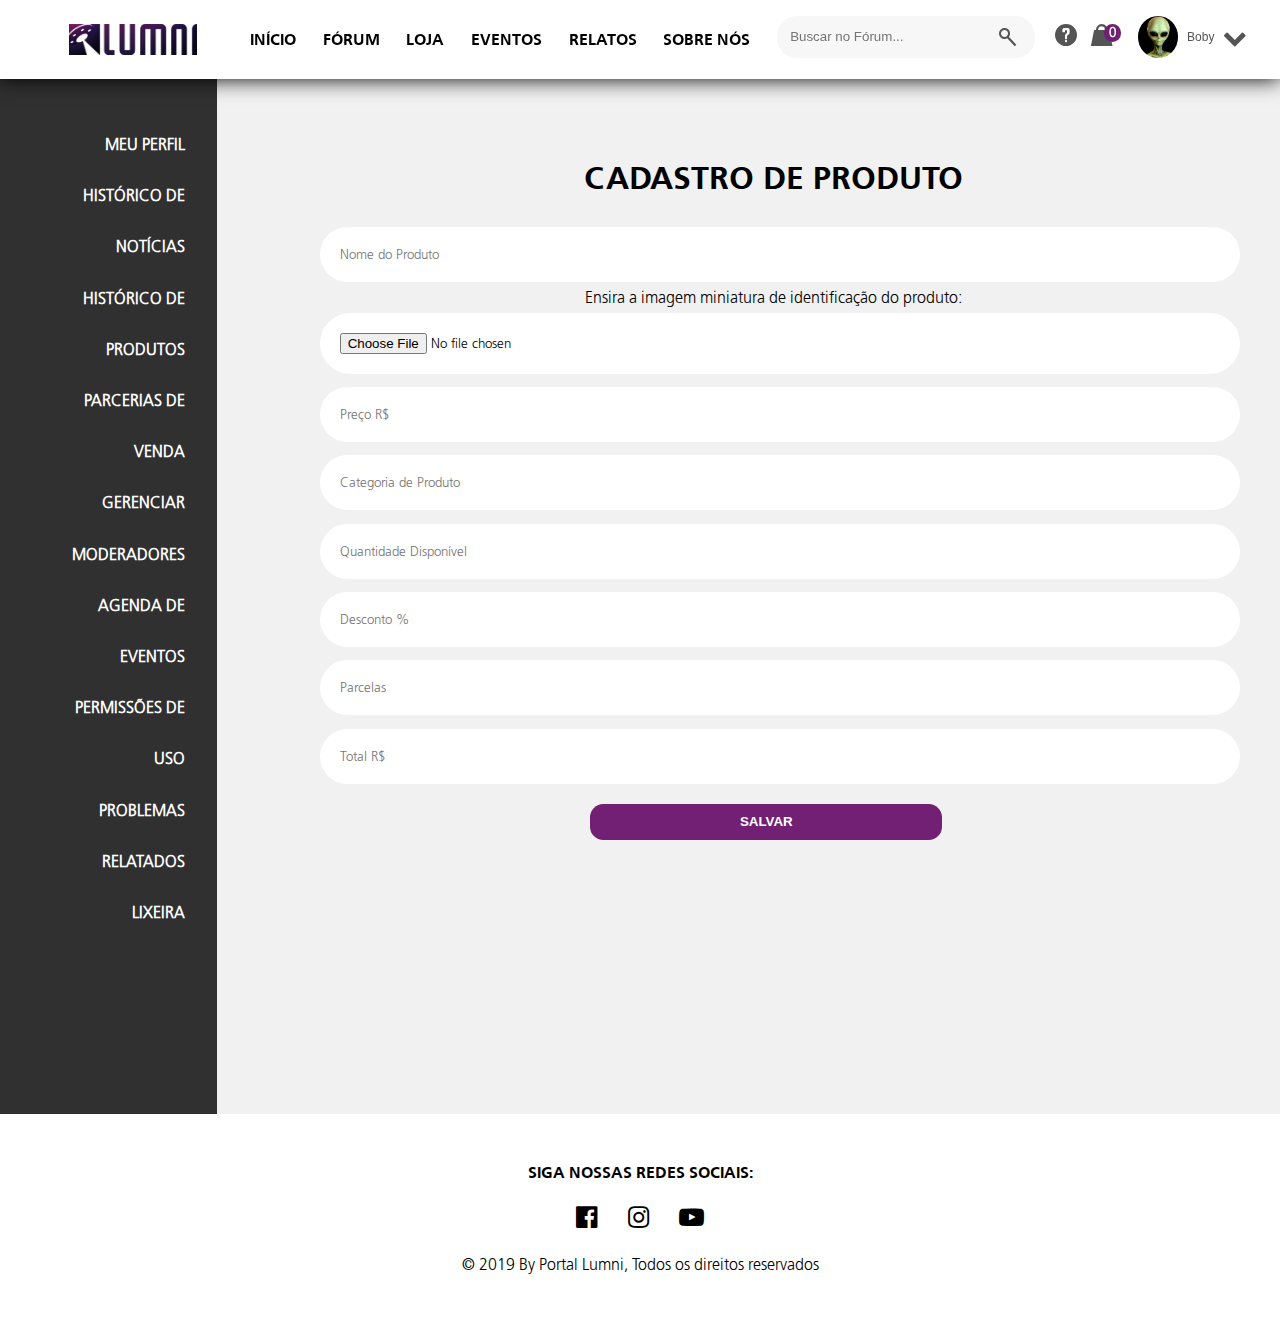
<file: cadastroproduto.html>
<!DOCTYPE html>
<html>
<head>
  <meta charset="UTF-8">
  <title>Portal Lumni</title>
  <link rel="stylesheet" href="css/princ.css">
  <link rel="stylesheet" href="icons/style.css" />
  <link rel="stylesheet" href="css/mob-menu.css">
  <link rel="stylesheet" href="css/vertical-menu.css">
  <link rel="stylesheet" href="css/home.css">
  <link rel="stylesheet" href="css/forum.css">
  <link rel="stylesheet" href="css/fs-busca.css">
  <link rel="stylesheet" href="css/profile.css">
  <link rel="stylesheet" href="css/modal.css">
  <link rel="stylesheet" href="https://cdnjs.cloudflare.com/ajax/libs/font-awesome/4.7.0/css/font-awesome.min.css">
  <link rel="icon" href="img/icon4.png"/>
  <meta name="viewport" content="width=device-width, initial-scale=1.0">
</head>
<body> 
  <nav>
    <img src="img/logo.png" id="logo" alt="">
    <ul>
        <li class="nav-link"><a href="index.html">INÍCIO</a></li>
        <li class="nav-link"><a href="">FÓRUM</a></li>
        <li class="nav-link"><a href="loja.html">LOJA</a></li>
        <li class="nav-link"><a href="eventos.html">EVENTOS</a></li>
        <li class="nav-link"><a href="relatos.html">RELATOS</a></li>
        <li class="nav-link"><a href="sobre.html">SOBRE NÓS</a></li>
        <li class="secundary-menu">
            <form class="openBtn" action="" onclick="openSearch();">
                <input type="text" placeholder="Buscar no Fórum..." name="busca">
                <button type="submit"><i class="icon-B" id="lupa"></i></button>
            </form>
        </li>
        <li class="secundary-menu"><button><i class="icon-I sub-menu"></i></button></li>
        <li id="loja" class="secundary-menu"><button><i class="icon-M sub-menu"><sup>0</sup></i></li>

        <div class="dropdown">
            <li class="secundary-menu" id="forum-user"><button class="dropbtn" onclick="DropUser();"><img
                        src="img/perfil-forum.jpg" alt="">
                    <legend>Boby</legend><i class="fa fa-chevron-down" aria-hidden="true"></i>
                </button></li>
            <div id="myDropdown" class="dropdown-content">
                <a href="profile.html">Meu Perfil</a>
                <a href="#">Sair</a>
            </div>
          </nav>
  <!-- Menu Mobile -->
  <div id="mob-menu" class="container-mob-menu">
    <a href="javascript:void(0)" class="closebtn" onclick="closeNav()">&times;</a>
    <div class="list-menus">
      <a href="index.html">INÍCIO</a>
      <a href="forum.html">FÓRUM</a>
      <a href="loja.html">LOJA</a>
      <a href="eventos.html">EVENTOS</a>
      <a href="relatos.html">RELATOS</a>
      <a href="sobre.html">SOBRE NÓS</a>
    </div>
  </div>
  <!-- Menu Mobile de Busca Tela Cheia -->
  <div id="fullscreen-search" class="container-src">
    <span class="closebtn" onclick="closeSearch();">×</span>
    <div class="container-src-full">
      <form action="">
        <input type="text" placeholder="O que você procura?" name="search">
        <button type="submit"><i class="icon-B"></i></button>
      </form>
    </div> 
  </div>
  <main class="containerPerfil">
    <aside class="menuVertical">
    <ul>
      <a href="profile.html"><li>MEU PERFIL</li></a>
      <a href="profilenoticias.html"><li>HISTÓRICO DE NOTÍCIAS</li></a>
      <a href=""><li>HISTÓRICO DE PRODUTOS</li></a>
      <a href=""><li>PARCERIAS DE VENDA</li></a>
      <a href=""><li>GERENCIAR MODERADORES</li></a>
      <a href=""><li>AGENDA DE EVENTOS</li></a>
      <a href=""><li>PERMISSÕES DE USO</li></a>
      <a href=""><li>PROBLEMAS RELATADOS</li></a>
      <a href=""><li>LIXEIRA</li></a>
    </ul>
    </aside>
    <section class="dadosPerfilCadastro">
    <form action="">
        <h1>CADASTRO DE PRODUTO</h1>
        <input type="text" placeholder="Nome do Produto">
        <label for="">Ensira a imagem miniatura de identificação do produto:</label>
        <input type="file">
        <input type="number" placeholder="Preço R$"/>
        <input list="categoria" name="categoria" placeholder="Categoria de Produto" id="browser">
        <datalist id="categoria">
        <option value="Botton">
        <option value="Camisa">
        <option value="Chaveiro">
        <option value="Caneca">
        <option value="Garrafa">
        </datalist>
        <input type="number" placeholder="Quantidade Disponível">
        <input type="number" placeholder="Desconto %">
        <input type="number" placeholder="Parcelas">
        <input type="number" placeholder="Total R$">
        <button>SALVAR</button>
    </form>
    </section>
  </main>
  <footer>
    <ul class="social">
      <p>Siga nossas redes sociais:</p>
      <li><a href="https://www.facebook.com/Lumni-Quixad%C3%A1-100732148033586/?modal=admin_todo_tour" target="_blank"
          class="fa fa-facebook-official" style="font-size: 25px"></a></li>
      <li><a href="https://www.instagram.com/lumniqoficial/" target="_blank" class="fa fa-instagram"
          style="font-size: 25px"></a></li>
      <li><a href="https://www.youtube.com/channel/UCUl6dEKOFaK24zm76G0HDrw?view_as=subscriber" target="_blank"
          class="fa fa-youtube-play" style="font-size: 25px"></a></li>
    </ul>
    <br>
    <p id="copy">&copy; 2019 By Portal Lumni, Todos os direitos reservados</p>
  </footer>

  </div>
</body>
    <script src="js/mob-menu.js"></script>
    <script src="js/background-video.js"></script>
    <script src="js/fullscreen-search.js"></script>
    <script src="js/mostrar-modal.js"></script>
    <script src="js/user-dropdown.js"></script>
    <script src="js/control-menu-modal.js"></script>
</html>
</file>
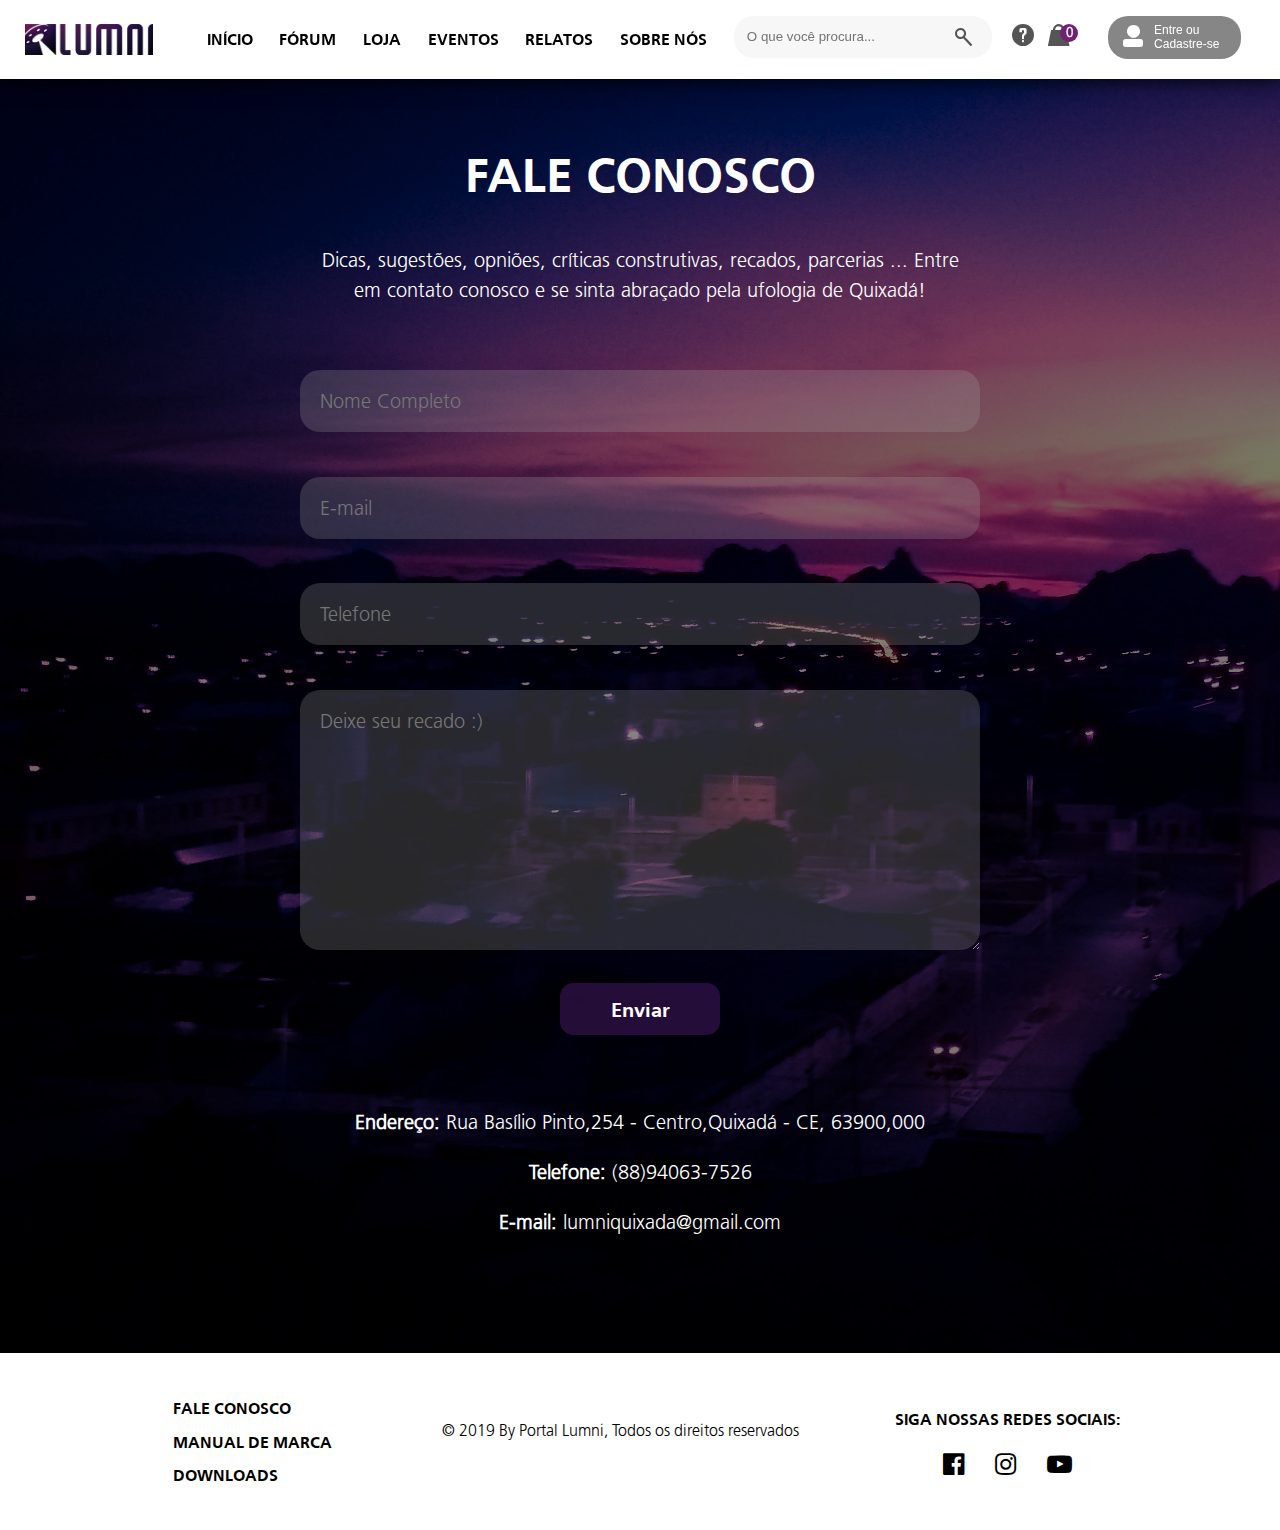
<file: contato.html>
<!DOCTYPE html>
<html>

<head>
    <meta charset="UTF-8">
    <title>Portal Lumni</title>
    <link rel="stylesheet" href="css/princ.css">
    <link rel="stylesheet" href="icons/style.css">
    <link rel="stylesheet" href="css/mob-menu.css">
    <link rel="stylesheet" href="css/info.css">
    <link rel="stylesheet" href="css/fs-busca.css">
    <link rel="stylesheet" href="css/contact.css">
    <link rel="stylesheet" href="https://cdnjs.cloudflare.com/ajax/libs/font-awesome/4.7.0/css/font-awesome.min.css">
    <link rel="icon" href="img/icon4.png"/>
    <meta name="viewport" content="width=device-width, initial-scale=1.0">
</head>

<body>
    <nav>
        <img src="img/logo.png" id="logo" alt="">
        <ul>
            <li class="nav-link"><a href="index.html">INÍCIO</a></li>
            <li class="nav-link"><a href="forum.html">FÓRUM</a></li>
            <li class="nav-link"><a href="loja.html">LOJA</a></li>
            <li class="nav-link"><a href="eventos.html">EVENTOS</a></li>
            <li class="nav-link"><a href="relatos.html">RELATOS</a></li>
            <li class="nav-link"><a href="sobre.html">SOBRE NÓS</a></li>
            <li class="secundary-menu">
                <form class="openBtn" action="" onclick="openSearch();">
                    <input type="text" placeholder="O que você procura..." name="busca">
                    <button type="submit"><i class="icon-B" id="lupa"></i></button>
                </form>
            </li>
            <li class="secundary-menu"><button><i class="icon-I sub-menu"></i></button></li>
            <li id="loja" class="secundary-menu"><button><i class="icon-M sub-menu"><sup>0</sup></i></li>
            <li id="user" class="secundary-menu"><button><i class="icon-U sub-menu"></i>
                    <legend>Entre ou<br> Cadastre-se</legend>
                </button>

            </li>
        </ul>
        <input type="checkbox" id="hub-menu">
        <label for="hub-menu" onclick="openNav()">&#9776;</label>
    </nav>
    <!-- Menu Mobile -->
    <div id="mob-menu" class="container-mob-menu">
        <a href="javascript:void(0)" class="closebtn" onclick="closeNav()">&times;</a>
        <div class="list-menus">
            <a href="index.html">INÍCIO</a>
            <a href="forum.html">FÓRUM</a>
            <a href="loja.html">LOJA</a>
            <a href="eventos.html">EVENTOS</a>
            <a href="relatos.html">RELATOS</a>
            <a href="sobre.html">SOBRE NÓS</a>
        </div>
    </div>
    <!-- Menu Mobile de Busca Tela Cheia -->
    <div id="fullscreen-search" class="container-src">
        <span class="closebtn" onclick="closeSearch();">×</span>
        <div class="container-src-full">
            <form action="">
                <input type="text" placeholder="O que você procura?" name="search">
                <button type="submit"><i class="icon-B"></i></button>
            </form>
        </div>
    </div>
    <main>
        <ul>
            <li class="formulario">
                <h2>Fale Conosco</h2>
                <p>Dicas, sugestões, opniões, críticas construtivas, recados, parcerias ... Entre em contato conosco e
                    se sinta abraçado pela ufologia de Quixadá!</p>
                <form action="">
                    <input type="text" name="nome" id="nome" required placeholder="Nome Completo"><br>
                    <input type="email" name="email" id="email" required placeholder="E-mail"><br>
                    <input type="text" name="tel" id="tel" placeholder="Telefone"><br>
                    <textarea name="" id="" cols="30" rows="10" placeholder="Deixe seu recado :)"></textarea>
                    <button value="Enviar">Enviar</button>
                </form>
            </li>
            <li class="informs">
                <p><strong>Endereço:</strong> Rua Basílio Pinto,254 - Centro,Quixadá - CE, 63900,000</p>
                <p><strong>Telefone:</strong> (88)94063-7526</p>
                <p><strong>E-mail:</strong> lumniquixada@gmail.com</p>
            </li>

        </ul>
    </main>
    <footer>
        <ul id="princ">

            <li>
                <ul class="contato">
                    <li>
                        <p><span><a href="contato.html">FALE CONOSCO</a></span></p>
                    </li>
                    <li>
                        <p><span><a href="marca.html">MANUAL DE MARCA</a></span></p>
                    </li>
                    <li>
                        <p><span><a href="downloads.html">DOWNLOADS</span></a></p>
                    </li>
                </ul>
            </li>
            <li>
                <p id="copy">&copy; 2019 By Portal Lumni, Todos os direitos reservados</p>
            </li>
            <li>
                <ul class="social">
                    <p>Siga nossas redes sociais:</p>
                    <li><a href="https://www.facebook.com/Lumni-Quixad%C3%A1-100732148033586/?modal=admin_todo_tour"
                            target="_blank" class="fa fa-facebook-official" style="font-size: 25px"></a></li>
                    <li><a href="https://www.instagram.com/lumniqoficial/" target="_blank" class="fa fa-instagram"
                            style="font-size: 25px"></a></li>
                    <li><a href="https://www.youtube.com/channel/UCUl6dEKOFaK24zm76G0HDrw?view_as=subscriber"
                            target="_blank" class="fa fa-youtube-play" style="font-size: 25px"></a></li>
                </ul>
            </li>
        </ul>
    </footer>
    <script src="js/mob-menu.js"></script>
    <script src="js/fullscreen-search.js"></script>
</body>

</html>
</file>
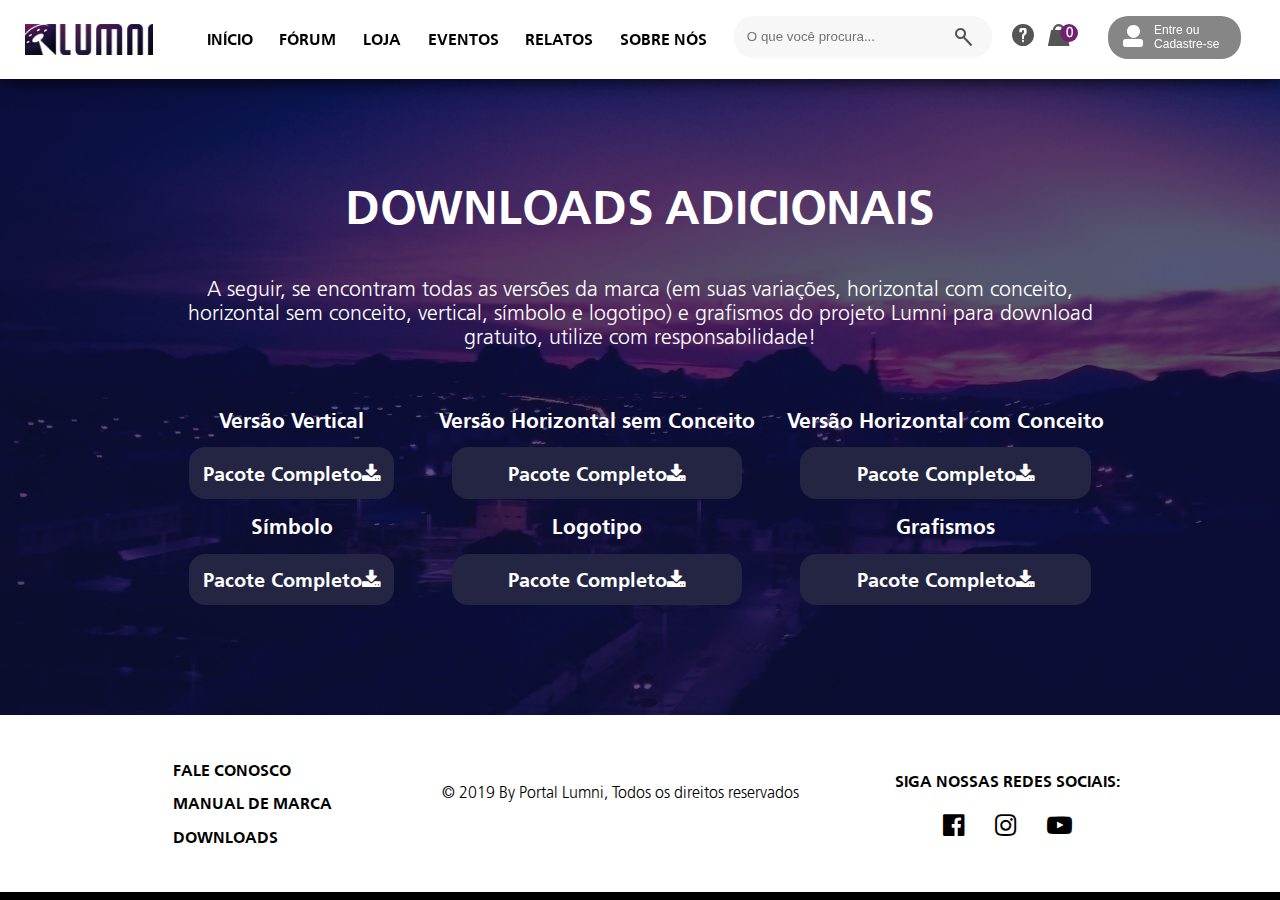
<file: downloads.html>
<!DOCTYPE html>
<html>
<head>
    <meta charset="UTF-8">
    <title>Portal Lumni</title>
    <link rel="stylesheet" href="css/princ.css">
    <link rel="stylesheet" href="icons/style.css" />
    <link rel="stylesheet" href="css/mob-menu.css">
    <link rel="stylesheet" href="css/vertical-menu.css">
    <link rel="stylesheet" href="css/fs-busca.css">
    <link rel="stylesheet" href="css/info.css">
    <link rel="stylesheet" href="https://cdnjs.cloudflare.com/ajax/libs/font-awesome/4.7.0/css/font-awesome.min.css">
    <link rel="icon" href="img/icon4.png"/>
    <link rel="stylesheet" href="css/downloads.css">
    <meta name="viewport" content="width=device-width, initial-scale=1.0">
</head>

<body>
    <nav>
        <img src="img/logo.png" id="logo" alt="">
        <ul>
            <li class="nav-link"><a href="index.html">INÍCIO</a></li>
            <li class="nav-link"><a href="forum.html">FÓRUM</a></li>
            <li class="nav-link"><a href="loja.html">LOJA</a></li>
            <li class="nav-link"><a href="eventos.html">EVENTOS</a></li>
            <li class="nav-link"><a href="relatos.html">RELATOS</a></li>
            <li class="nav-link"><a href="sobre.html">SOBRE NÓS</a></li>
            <li class="secundary-menu">
                <form class="openBtn" onclick="openSearch()">
                    <input type="text" placeholder="O que você procura..." name="busca">
                    <button type="submit"><i class="icon-B" id="lupa"></i></button>
                </form>
            </li>
            <li class="secundary-menu"><button><i class="icon-I sub-menu"></i></button></li>
            <li id="loja" class="secundary-menu"><button><i class="icon-M sub-menu"><sup>0</sup></i></li>
            <li id="user" class="secundary-menu"><button><i class="icon-U sub-menu"></i>
                    <legend>Entre ou<br> Cadastre-se</legend>
                </button>

            </li>
        </ul>
        <input type="checkbox" id="hub-menu">
        <label for="hub-menu" onclick="openNav()">&#9776;</label>
    </nav>
    <!-- Menu Mobile -->
    <div id="mob-menu" class="container-mob-menu">
        <a href="javascript:void(0)" class="closebtn" onclick="closeNav()">&times;</a>
        <div class="list-menus">
          <a href="index.html">INÍCIO</a>
          <a href="forum.html">FÓRUM</a>
          <a href="loja.html">LOJA</a>
          <a href="eventos.html">EVENTOS</a>
          <a href="relatos.html">RELATOS</a>
          <a href="sobre.html">SOBRE NÓS</a>
        </div>
      </div>
    <!-- Menu Mobile de Busca Tela Cheia -->
    <div id="fullscreen-search" class="container-src">
        <span class="closebtn" onclick="closeSearch()" title="Close Overlay">×</span>
        <div class="container-src-full">
            <form>
                <input type="text" placeholder="O que você procura?" name="search">
                <button type="submit"><i class="icon-B"></i></button>
            </form>
        </div>
    </div>
    <main>
        <h2>DOWNLOADS ADICIONAIS</h2>
        <p>A seguir, se encontram todas as versões da marca (em suas variações, horizontal com conceito, horizontal sem conceito, vertical, símbolo e logotipo) e grafismos do projeto Lumni para download gratuito, utilize com responsabilidade!</p>
        <br><br>
        <ul>

            <li><h3>Versão Vertical</h3>
            <a href="downloads/LUMNI[VERSÃO VERTICAL].zip" target="_black" download><button style="font-size:15pt" class="col1">Pacote Completo<i class="fa fa-download"></i></button></a></li>

            <li><h3>Versão Horizontal sem Conceito</h3>
            <a href="downloads/LUMNI[VERSÃO HORIZONTAL SEM CONCEITO].zip" target="_black" download><button style="font-size:15pt;" class="col2">Pacote Completo<i class="fa fa-download"></i></button></a></li>

            <li><h3>Versão Horizontal com Conceito</h3>
            <a href="LUMNI[VERSÃO HORIZONTAL COM CONCEITO].zip" target="_black" download><button style="font-size:15pt;" class="col3">Pacote Completo<i class="fa fa-download"></i></button></a></li>

            <li><h3>Símbolo</h3>
            <a href="downloads/LUMNI[SÍMBOLO].zip" target="_black" download><button style="font-size:15pt;" class="col1">Pacote Completo<i class="fa fa-download"></i></button></a></li>

            <li><h3>Logotipo</h3>
            <a href="downloads/LUMNI[LOGOTIPO].zip" target="_black" download><button style="font-size:15pt;" class="col2">Pacote Completo<i class="fa fa-download"></i></button></a></li>
            
            <li><h3>Grafismos</h3>
            <a href="downloads/GRAFISMOS.zip" target="_black" download><button style="font-size:15pt;" class="col3">Pacote Completo<i class="fa fa-download"></i></button></a></li>
        </ul>
    </main>
    <footer>
        <ul id="princ">
            <li>
                <ul class="contato">
                    <li>
                        <p><span><a href="contato.html">FALE CONOSCO</a></span></p>
                    </li>
                    <li>
                        <p><span><a href="marca.html">MANUAL DE MARCA</a></span></p>
                    </li>
                    <li>
                        <p><span><a href="downloads.html">DOWNLOADS</span></a></p>
                    </li>
                </ul>
            </li>
            <li>
                <p id="copy">&copy; 2019 By Portal Lumni, Todos os direitos reservados</p>
            </li>
            <li>
                <ul class="social">
                    <p>Siga nossas redes sociais:</p>
                    <li><a href="https://www.facebook.com/Lumni-Quixad%C3%A1-100732148033586/?modal=admin_todo_tour"
                            target="_blank" class="fa fa-facebook-official" style="font-size: 25px"></a></li>
                    <li><a href="https://www.instagram.com/lumniqoficial/" target="_blank" class="fa fa-instagram"
                            style="font-size: 25px"></a></li>
                    <li><a href="https://www.youtube.com/channel/UCUl6dEKOFaK24zm76G0HDrw?view_as=subscriber"
                            target="_blank" class="fa fa-youtube-play" style="font-size: 25px"></a></li>
                </ul>
            </li>
        </ul>
    </footer>
</body>
<script src="js/fullscreen-search.js"></script>
<script src="js/mob-menu.js"></script>
</html>
</file>
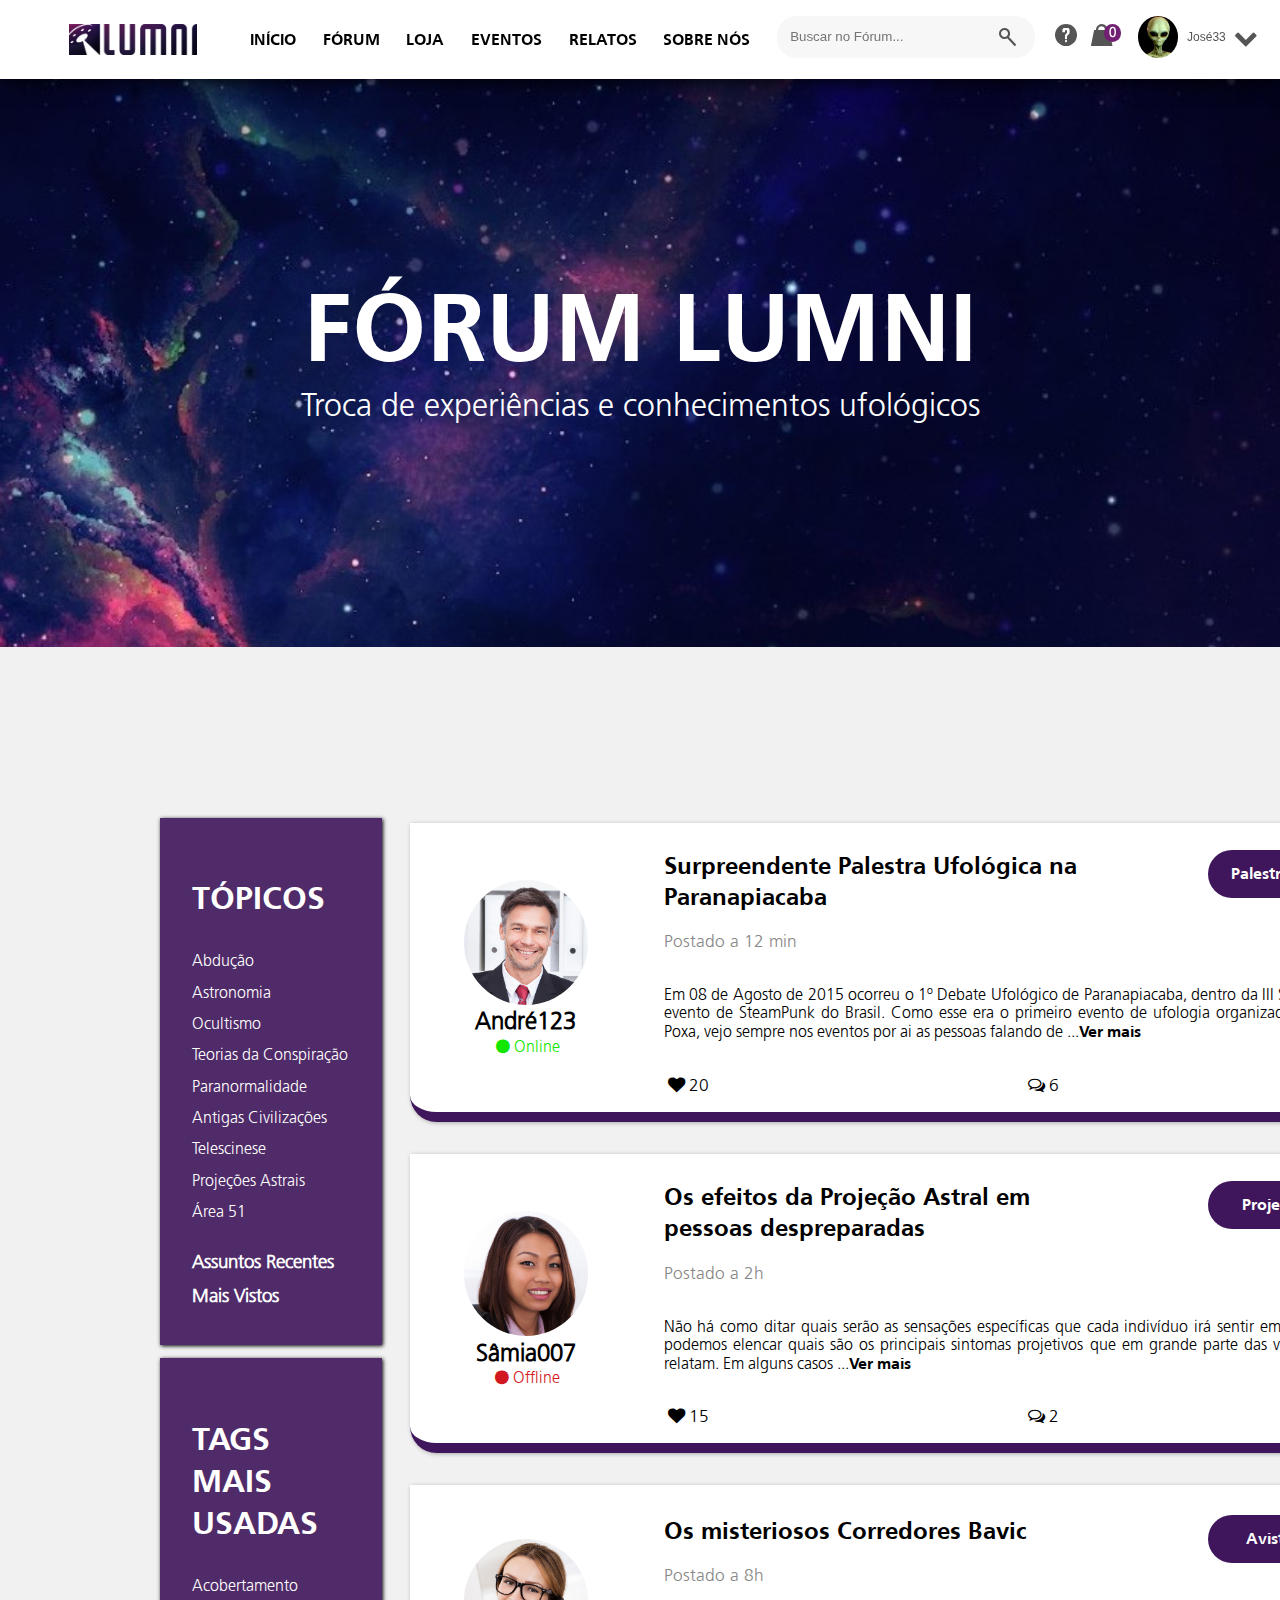
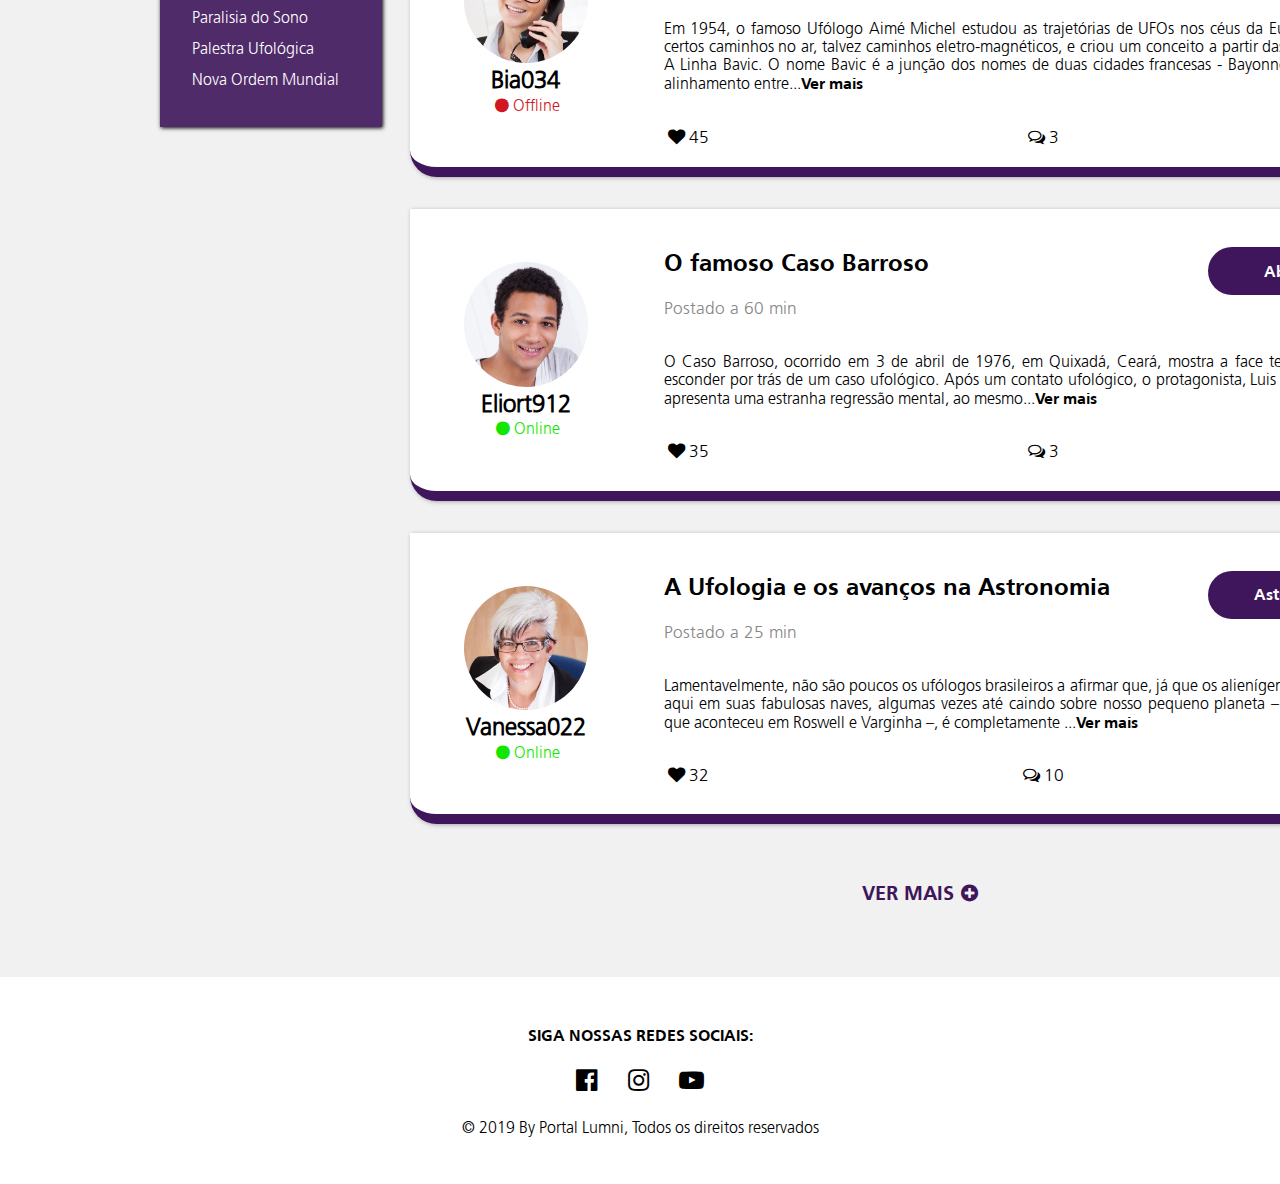
<file: forum.html>
<!DOCTYPE html>
<html>

<head>
    <meta charset="UTF-8">
    <title>Portal Lumni</title>
    <link rel="stylesheet" href="css/princ.css">
    <link rel="stylesheet" href="icons/style.css" />
    <link rel="stylesheet" href="css/mob-menu.css">
    <link rel="stylesheet" href="css/vertical-menu.css">
    <link rel="stylesheet" href="css/forum.css">
    <link rel="stylesheet" href="css/fs-busca.css">
    <link rel="stylesheet" href="css/modal.css">
    <link rel="stylesheet" href="https://cdnjs.cloudflare.com/ajax/libs/font-awesome/4.7.0/css/font-awesome.min.css">
    <link rel="icon" href="img/icon4.png"/>
    <meta name="viewport" content="width=device-width, initial-scale=1.0">
</head>

<body>
    <nav>
        <img src="img/logo.png" id="logo" alt="">
        <ul>
            <li class="nav-link"><a href="index.html">INÍCIO</a></li>
            <li class="nav-link"><a href="">FÓRUM</a></li>
            <li class="nav-link"><a href="loja.html">LOJA</a></li>
            <li class="nav-link"><a href="eventos.html">EVENTOS</a></li>
            <li class="nav-link"><a href="relatos.html">RELATOS</a></li>
            <li class="nav-link"><a href="sobre.html">SOBRE NÓS</a></li>
            <li class="secundary-menu">
                <form class="openBtn" action="" onclick="openSearch();">
                    <input type="text" placeholder="Buscar no Fórum..." name="busca">
                    <button type="submit"><i class="icon-B" id="lupa"></i></button>
                </form>
            </li>
            <li class="secundary-menu"><button><i class="icon-I sub-menu"></i></button></li>
            <li id="loja" class="secundary-menu"><button><i class="icon-M sub-menu"><sup>0</sup></i></li>

            <div class="dropdown">
                <li class="secundary-menu" id="forum-user"><button class="dropbtn" onclick="DropUser();"><img
                            src="img/perfil-forum.jpg" alt="">
                        <legend>José33</legend><i class="fa fa-chevron-down" aria-hidden="true"></i>
                    </button></li>
                <div id="myDropdown" class="dropdown-content">
                    <a href="#"><i class="fa fa-plus-circle" aria-hidden="true"></i>Criar Postagem</a>
                    <a href="#"><i class="fa fa-heart" aria-hidden="true"></i>Favoritos</a>
                    <a href="#"><i i class="icon-E"></i>Sair</a>
                </div>
        </ul>
        <input type="checkbox" id="hub-menu">
        <label for="hub-menu" onclick="openNav()">&#9776;</label>
    </nav>
    <!-- Menu Mobile -->
    <div id="mob-menu" class="container-mob-menu">
        <a href="javascript:void(0)" class="closebtn" onclick="closeNav()">&times;</a>
        <div class="list-menus">
            <a href="index.html">INÍCIO</a>
            <a href="forum.html">FÓRUM</a>
            <a href="loja.html">LOJA</a>
            <a href="eventos.html">EVENTOS</a>
            <a href="relatos.html">RELATOS</a>
            <a href="sobre.html">SOBRE NÓS</a>
        </div>
    </div>
    <!-- Menu Mobile de Busca Tela Cheia -->
    <div id="fullscreen-search" class="container-src">
        <span class="closebtn" onclick="closeSearch();">×</span>
        <div class="container-src-full">
            <form action="">
                <input type="text" placeholder="Buscar no Fórum..." name="search">
                <button type="submit"><i class="icon-B"></i></button>
            </form>
        </div>
    </div>
    <main>
        <section class="presentation-forum">
            <h2>FÓRUM LUMNI</h2>
            <p>Troca de experiências e conhecimentos ufológicos</p>
        </section>
        <section class="ofc-forum">
            <div class="aside-forum">
                <div>
                    <h2>Tópicos</h2>
                    <a href="">Abdução</a>
                    <a href="">Astronomia</a>
                    <a href="">Ocultismo</a>
                    <a href="">Teorias da Conspiração</a>
                    <a href="">Paranormalidade</a>
                    <a href="">Antigas Civilizações</a>
                    <a href="">Telescinese</a>
                    <a href="">Projeções Astrais</a>
                    <a href="">Área 51</a>
                    <br>
                    <h3><a href="">Assuntos Recentes</a></h3>
                    <h3><a href="">Mais Vistos</a></h3>
                </div>
                <div>
                    <h2>TAGS MAIS <br>USADAS</h2>
                    <a href="">Acobertamento</a>
                    <a href="">Paralisia do Sono</a>
                    <a href="">Palestra Ufológica</a>
                    <a href="">Nova Ordem Mundial</a>
                </div>
            </div>
            <div class="main-forum">
                <ul>
                    <li class="post-user">
                        <div class="perfil-user"><img src="img/forum/perfil-forum1.jpg" alt="">
                            <h4>André123</h4>
                            <p id="on"><i class="fa fa-circle" aria-hidden="true"></i>Online</p>
                        </div>
                        <div class="conteudo-post">
                            <h2>Surpreendente Palestra Ufológica na <br>Paranapiacaba</h2>
                            <legend>Palestra Ufológica<i class="fa fa-video-camera" aria-hidden="true"
                                    class="icon-indicator" style="font-size: 1em;"></i></legend>
                            <label>Postado a 12 min</label></i><br>
                            <p>Em 08 de Agosto de 2015 ocorreu o 1º Debate Ufológico de Paranapiacaba, dentro da III
                                SteamCon, o maior evento de SteamPunk do Brasil. Como esse era o primeiro evento de
                                ufologia organizado por nós, pensei: Poxa, vejo sempre nos eventos por ai as pessoas
                                falando de ...<strong id="postvideo">Ver mais</strong></p>
                            <div class="opc-post">
                                <p><i class="fa fa-heart" aria-hidden="true"></i>20</p>
                                <p><i class="fa fa-comments-o" aria-hidden="true"></i>6</p>
                                <p><i class="fa fa-share" aria-hidden="true"></i>2</p>
                            </div>
                        </div>
                    </li>
                    <li class="post-user">
                        <div class="perfil-user"><img src="img/forum/perfil-forum2.jpg" alt="">
                            <h4>Sâmia007</h4>
                            <p id="off"><i class="fa fa-circle" aria-hidden="true"></i>Offline</p>
                        </div>
                        <div class="conteudo-post">
                            <h2>Os efeitos da Projeção Astral em <br>pessoas despreparadas</h2>
                            <legend>Projeção Astral<i class="fa fa-picture-o" aria-hidden="true"
                                    style="font-size: 1em;"></i></legend>
                            <label>Postado a 2h</label><br>
                            <p>Não há como ditar quais serão as sensações específicas que cada indivíduo irá sentir em
                                suas práticas, mas podemos elencar quais são os principais sintomas projetivos que em
                                grande parte das vezes os praticantes relatam. Em alguns casos ...<strong>Ver
                                    mais</strong></p>
                            <div class="opc-post">
                                <p><i class="fa fa-heart" aria-hidden="true"></i>15</p>
                                <p><i class="fa fa-comments-o" aria-hidden="true"></i>2</p>
                                <p><i class="fa fa-share" aria-hidden="true"></i>4</p>
                            </div>
                        </div>
                    </li>
                    <li class="post-user">
                        <div class="perfil-user"><img src="img/forum/perfil-forum3.jpg" alt="">
                            <h4>Bia034</h4>
                            <p id="off"><i class="fa fa-circle" aria-hidden="true"></i>Offline</p>
                        </div>
                        <div class="conteudo-post">
                            <h2>Os misteriosos Corredores Bavic</h2>
                            <legend>Avistamentos<i class="fa fa-picture-o" aria-hidden="true"
                                    style="font-size: 1em;"></i></legend>
                            <label>Postado a 8h</label><br>
                            <p>Em 1954, o famoso Ufólogo Aimé Michel estudou as trajetórias de UFOs nos céus da Europa,
                                descobrindo certos caminhos no ar, talvez caminhos eletro-magnéticos, e criou um
                                conceito a partir das suas observações: A Linha Bavic. O nome Bavic é a junção dos nomes
                                de duas cidades francesas - Bayonne e Vichy - onde o alinhamento entre...<strong>Ver
                                    mais</strong></p>
                            <div class="opc-post">
                                <p><i class="fa fa-heart" aria-hidden="true"></i>45</p>
                                <p><i class="fa fa-comments-o" aria-hidden="true"></i>3</p>
                                <p><i class="fa fa-share" aria-hidden="true"></i>3</p>
                            </div>
                        </div>
                    </li>
                    <li class="post-user">
                        <div class="perfil-user"><img src="img/forum/perfil-forum4.jpg" alt="">
                            <h4>Eliort912</h4>
                            <p id="on"><i class="fa fa-circle" aria-hidden="true"></i>Online</p>
                        </div>
                        <div class="conteudo-post">
                            <h2>O famoso Caso Barroso</h2>
                            <legend>Abdução<i class="fa fa-picture-o" aria-hidden="true" style="font-size: 1em;"></i>
                            </legend>
                            <label>Postado a 60 min</label><br>
                            <p>O Caso Barroso, ocorrido em 3 de abril de 1976, em Quixadá, Ceará, mostra a face terrível
                                que pode se esconder por trás de um caso ufológico. Após um contato ufológico, o
                                protagonista, Luis Barroso Fernandes, apresenta uma estranha regressão mental, ao
                                mesmo...<strong>Ver mais</strong></p>
                            <div class="opc-post">
                                <p><i class="fa fa-heart" aria-hidden="true"></i>35</p>
                                <p><i class="fa fa-comments-o" aria-hidden="true"></i>3</p>
                                <p><i class="fa fa-share" aria-hidden="true"></i>7</p>
                            </div>
                        </div>
                    </li>
                    <li class="post-user">
                        <div class="perfil-user"><img src="img/forum/perfil-forum5.jpg" alt="">
                            <h4>Vanessa022</h4>
                            <p id="on"><i class="fa fa-circle" aria-hidden="true"></i>Online</p>
                        </div>
                        <div class="conteudo-post">
                            <h2>A Ufologia e os avanços na Astronomia</h2>
                            <legend>Astronomia<i class="fa fa-picture-o" aria-hidden="true" style="font-size: 1em;"></i>
                            </legend>
                            <label>Postado a 25 min</label><br>
                            <p>Lamentavelmente, não são poucos os ufólogos brasileiros a afirmar que, já que os
                                alienígenas estão chegando aqui em suas fabulosas naves, algumas vezes até caindo sobre
                                nosso pequeno planeta – como acreditamos que aconteceu em Roswell e Varginha –, é
                                completamente ...<strong>Ver mais</strong></p>
                            <div class="opc-post">
                                <p><i class="fa fa-heart" aria-hidden="true"></i>32</p>
                                <p><i class="fa fa-comments-o" aria-hidden="true"></i>10</p>
                                <p><i class="fa fa-share" aria-hidden="true"></i>0</p>
                            </div>
                        </div>
                    </li>
                    <div class="more2">
                        <a href="">
                            <p>VER MAIS<i class="fa fa-plus-circle" aria-hidden="true"></i></p>
                        </a>
                    </div>
                </ul>
            </div>
        </section>
    </main>
    <footer>
        <ul class="social">
            <p>Siga nossas redes sociais:</p>
            <li><a href="https://www.facebook.com/Lumni-Quixad%C3%A1-100732148033586/?modal=admin_todo_tour"
                    target="_blank" class="fa fa-facebook-official" style="font-size: 25px"></a></li>
            <li><a href="https://www.instagram.com/lumniqoficial/" target="_blank" class="fa fa-instagram"
                    style="font-size: 25px"></a></li>
            <li><a href="https://www.youtube.com/channel/UCUl6dEKOFaK24zm76G0HDrw?view_as=subscriber" target="_blank"
                    class="fa fa-youtube-play" style="font-size: 25px"></a></li>
        </ul>
        <br>
        <p id="copy">&copy; 2019 By Portal Lumni, Todos os direitos reservados</p>
    </footer>

    <!-- Modal Postagem Fórum-->

    <div id="modal-post" class="modal-container">
        <div class="modal">
            <button class="fechar">X</button>
            <br><br><br><br><br><br><br>
            <div class="post-user">
                <div class="perfil-user"><img src="img/forum/perfil-forum1.jpg" alt="">
                    <h4>André123</h4>
                    <p id="on"><i class="fa fa-circle" aria-hidden="true"></i>Online</p>
                </div>
                <div class="conteudo-post">
                    <h2>Surpreendente Palestra Ufológica<br> na Paranapiacaba</h2>
                    <legend>Palestra Ufológica<i class="fa fa-video-camera" aria-hidden="true"
                            class="icon-indicator" style="font-size: 1em;"></i></legend>
                    <label>Postado a 12 min</label></i><br>
                    <iframe width="100%" height="400" src="https://www.youtube.com/embed/EplDYoTwT2A" frameborder="0" allow="accelerometer; autoplay; encrypted-media; gyroscope; picture-in-picture" allowfullscreen></iframe>
                    <p>Em 08 de Agosto de 2015 ocorreu o 1º Debate Ufológico de Paranapiacaba, dentro da III SteamCon, o maior evento de SteamPunk do Brasil.</p>
                    <p>Como esse era o primeiro evento de ufologia organizado por nós, pensei: Poxa, vejo sempre nos eventos por ai as pessoas falando de tudo na ufologia, e em grande parte, falando coisas que se avaliarmos com um olhar mais crítico, nem tem a ver com ufologia mesmo, então pensei. É isso, vou fazer uma palestra com os conceitos básicos sobre o tema.</p>
                    <p>Achei que seria uma boa ideia mostrar para o público não só o leigo, mas também àqueles que já estão no meio ufológico o que é realmente o conceito de ufologia, qual é o papel do ufólogo, o envolvimento das forças armadas e tudo mais. Afinal, hoje em dia os congressos de ufologia são saturados de coisas bizarras, como gente que se diz “reencarnação de ETs”, contatados que nunca podem provar seus contatos, pessoas que alegam passear de disco voador semanalmente, etc… isso pra não falar aqueles eventos de ufologia que na saída existe aquela barraquinha vendendo os famosos “cristais”, “pedrinhas mágicas de acrílico” que defendem você dos “ataques reptilianos no plano astral” e toda sorte de maluquices que nada tem a ver com ufologia, e são apenas engodos para tirar dinheiro dos incautos que ali estão.</p>
                    <p>Se você esteve no evento, poderá rever a palestra, e se você não foi, essa é uma excelente oportunidade para assistir o que perdeu lá. Por que aqui na rede Brasileira de Pesquisas Ufológicas é assim, sempre que podemos, disponibilizamos nosso conhecimento e trabalho gratuitamente para todos.</p>

                    <div id="fb-root"></div>
                    <script async defer crossorigin="anonymous" src="https://connect.facebook.net/pt_BR/sdk.js#xfbml=1&version=v5.0"></script>
                    <div class="fb-comments" data-href="https://developers.facebook.com/docs/plugins/comments#configurator" data-width="100%" data-numposts="5"></div>

                    <!--<div class="comentarios">
                        <div class="coment">
                        <div class="usuario-modal"><img src="img/perfil-6.png" alt="" width="15%" style="margin: 0;">
                        <h4>Lucas</h4></div>
                        <p>Não estive na palestra mais gostei da ideia :)</p>
                        </div>
                    </div>-->
                </div>
        </div>
    </div>
</body>
<script src="js/mob-menu.js"></script>
<script src="js/background-video.js"></script>
<script src="js/fullscreen-search.js"></script>
<script src="js/user-dropdown.js"></script>
<script src="js/mostra-post-modal.js"></script>
</html>
</file>
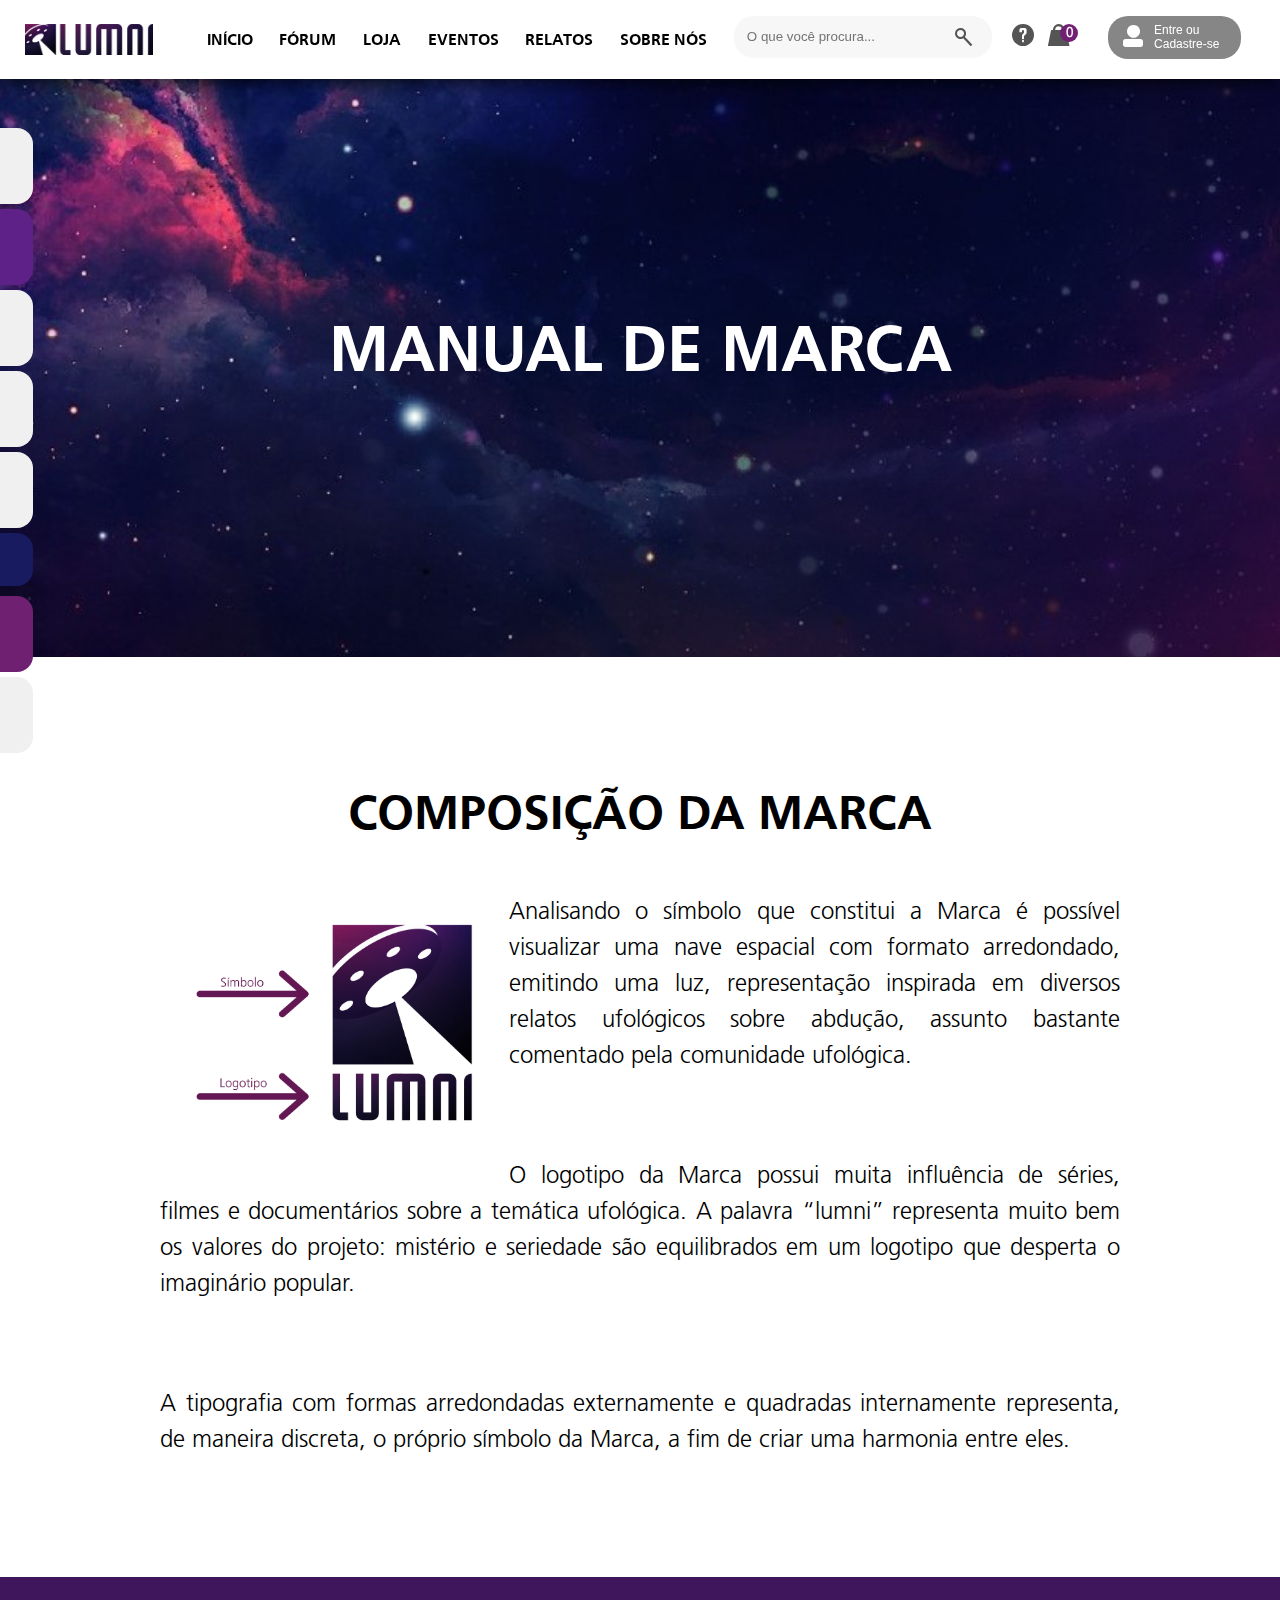
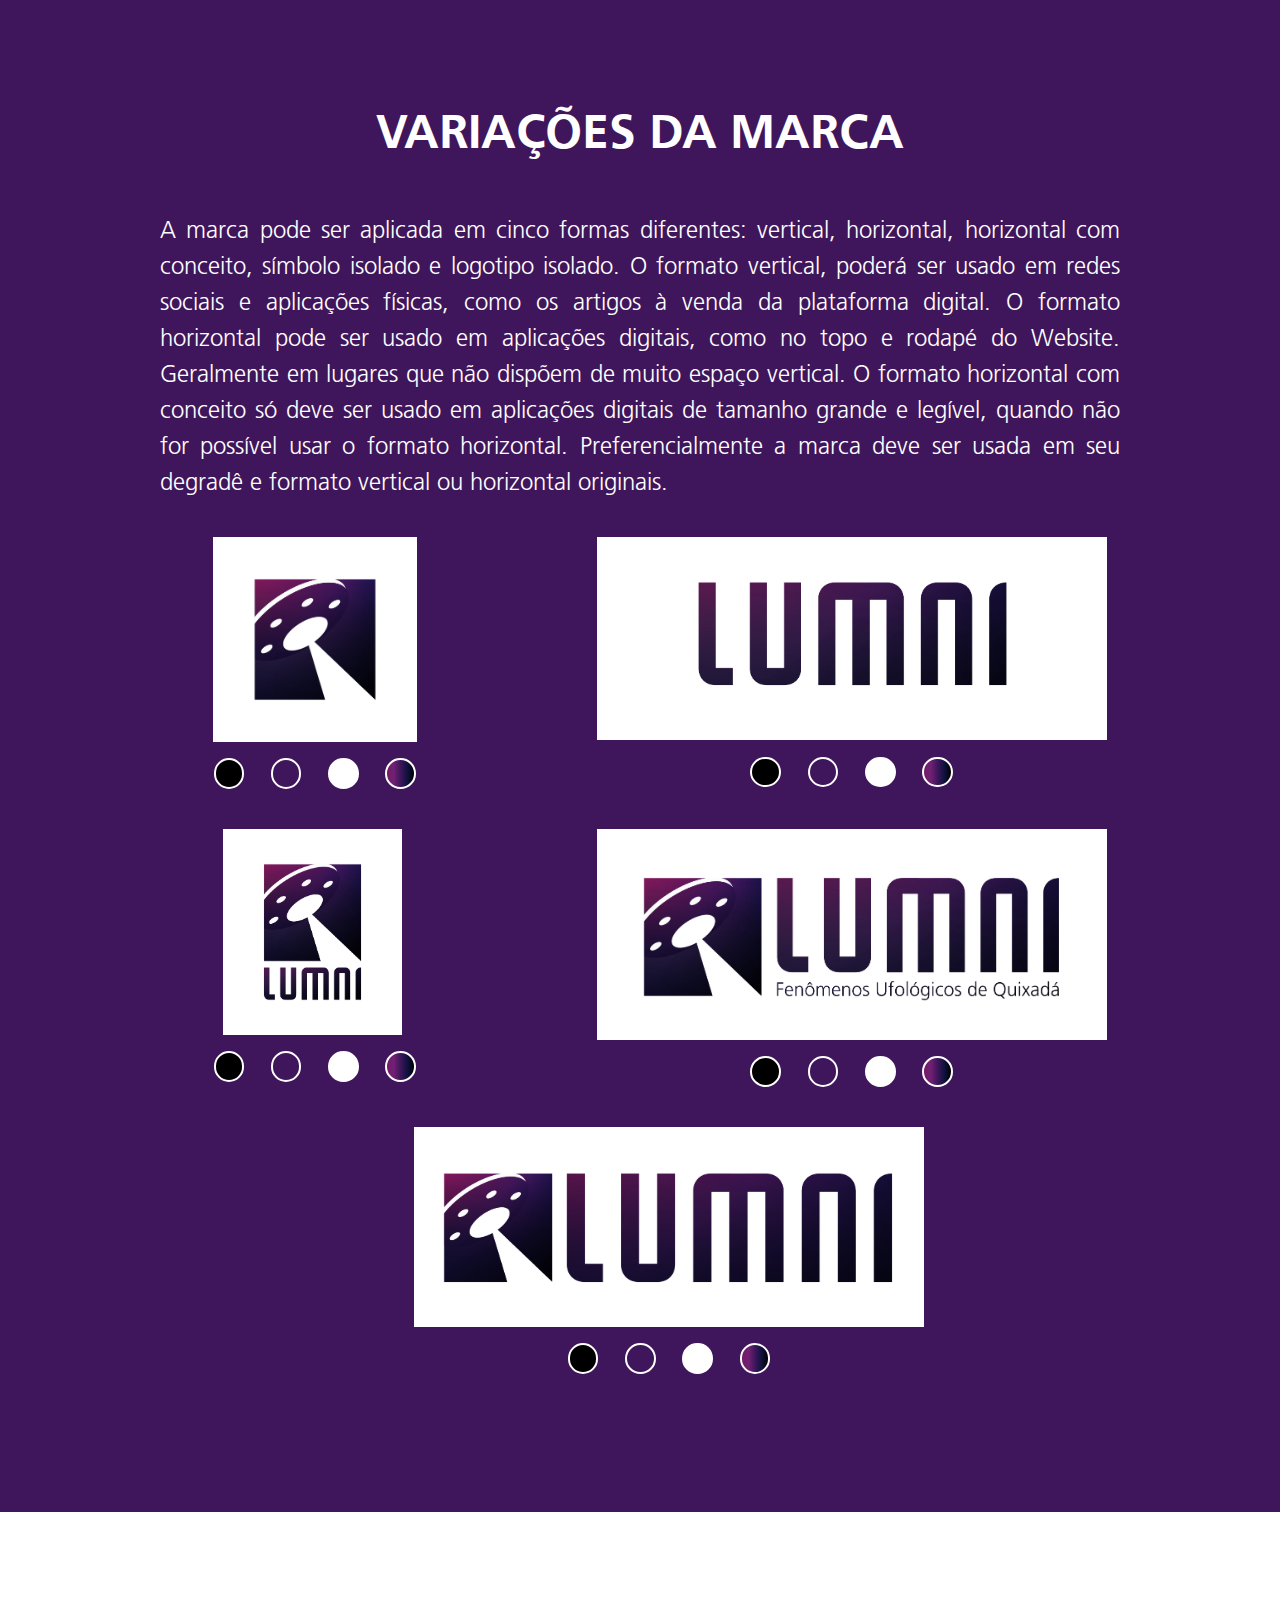
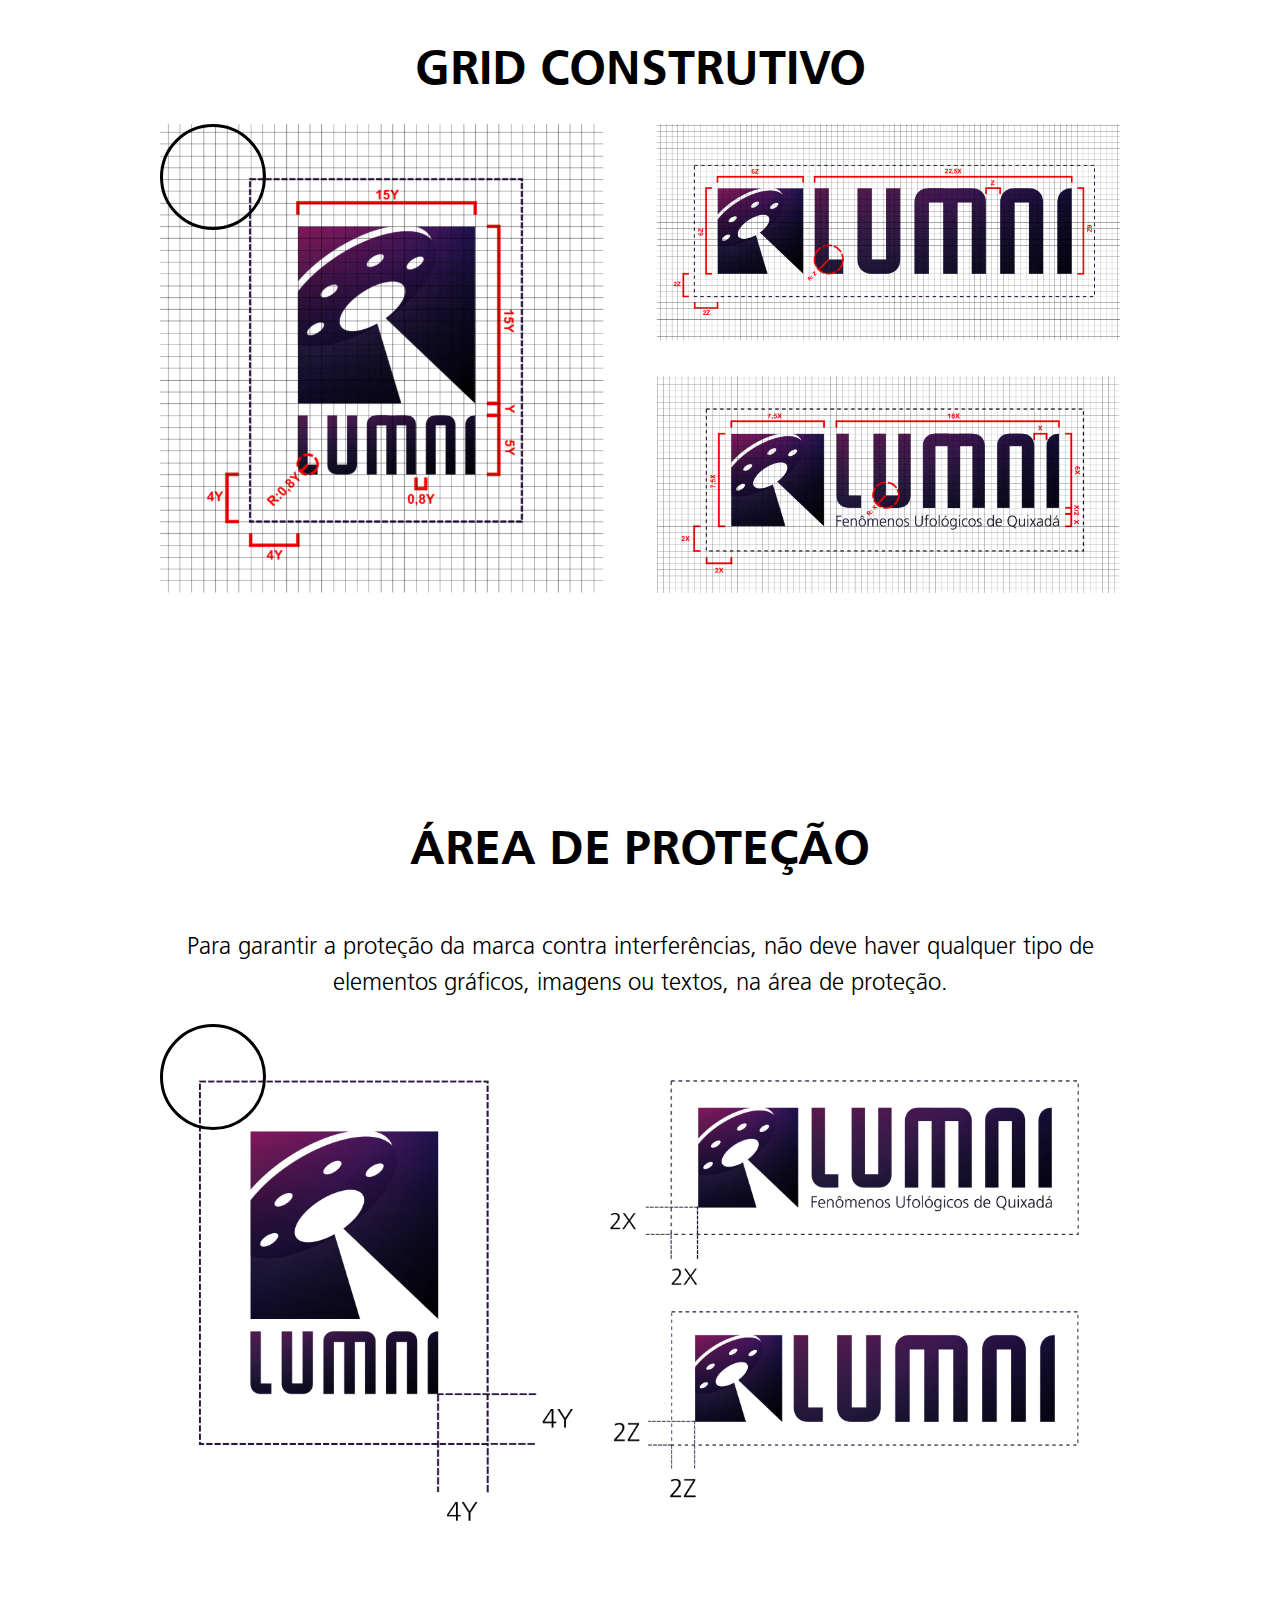
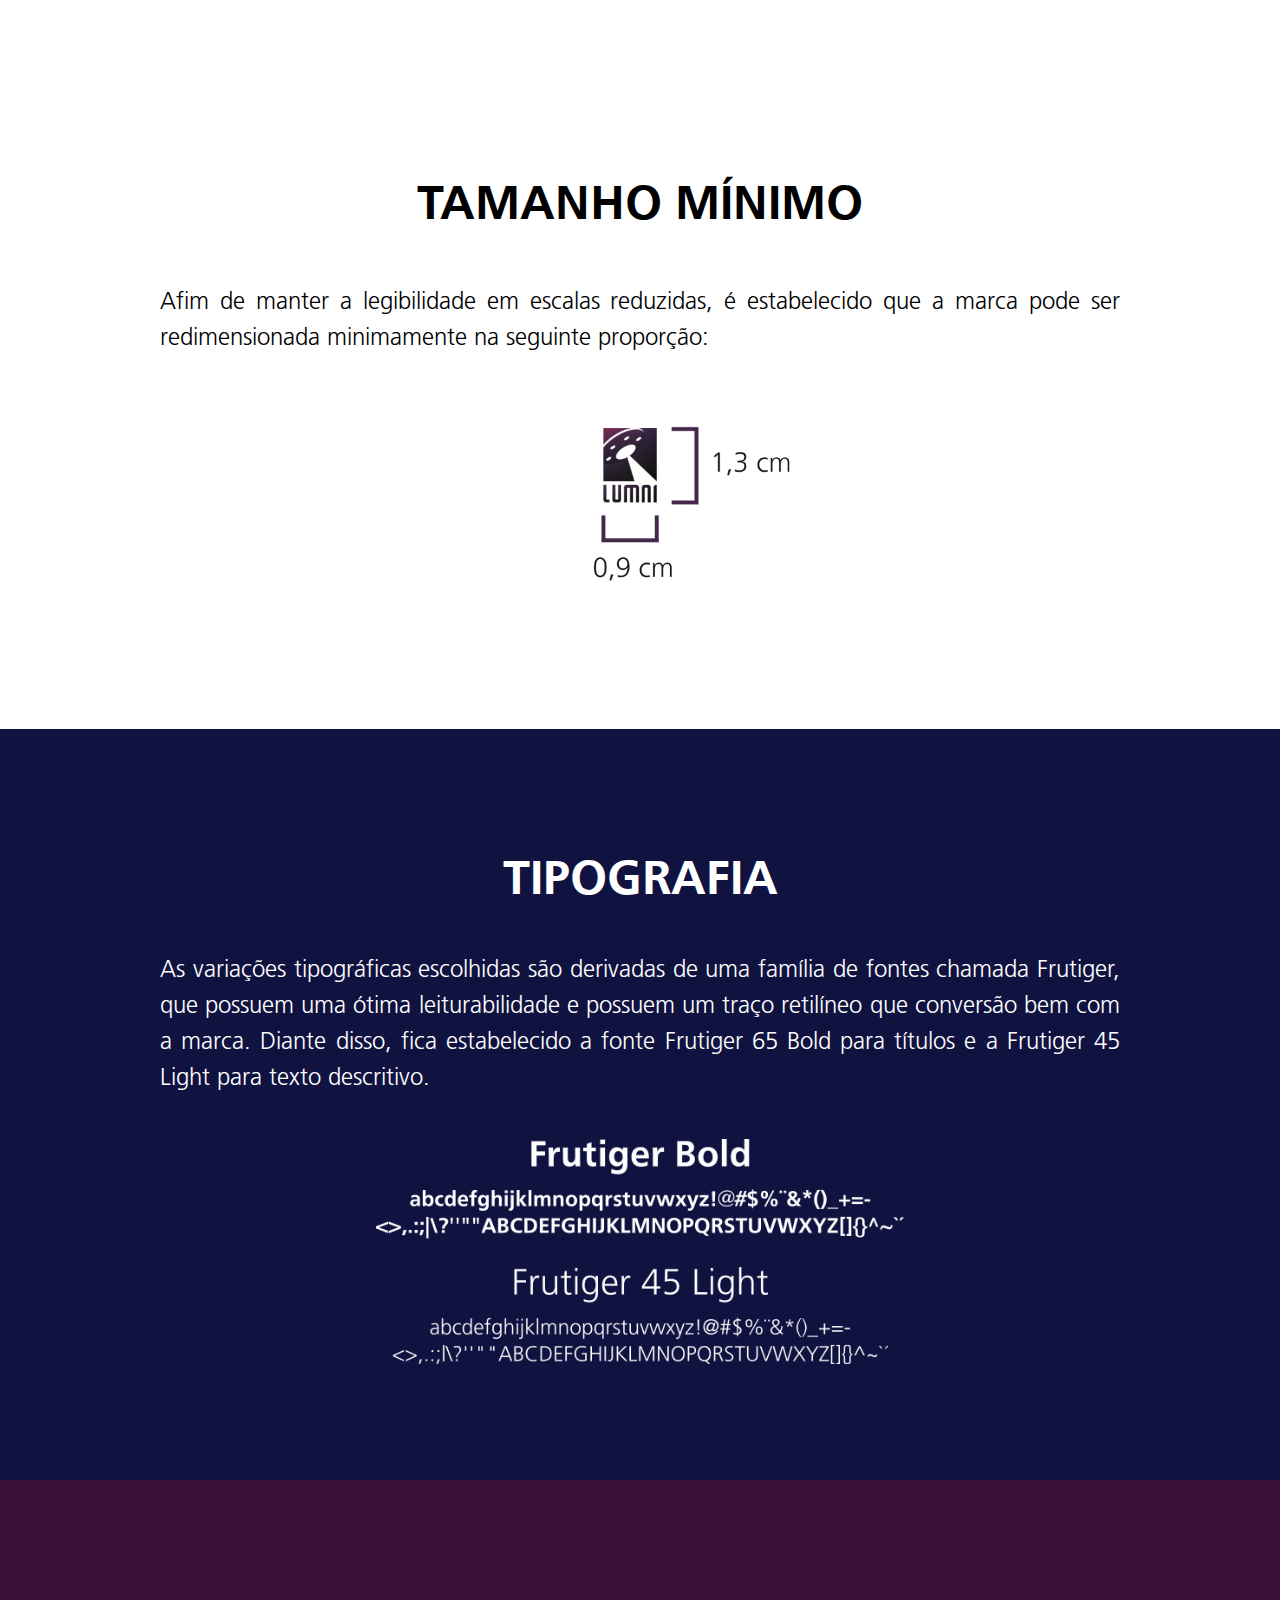
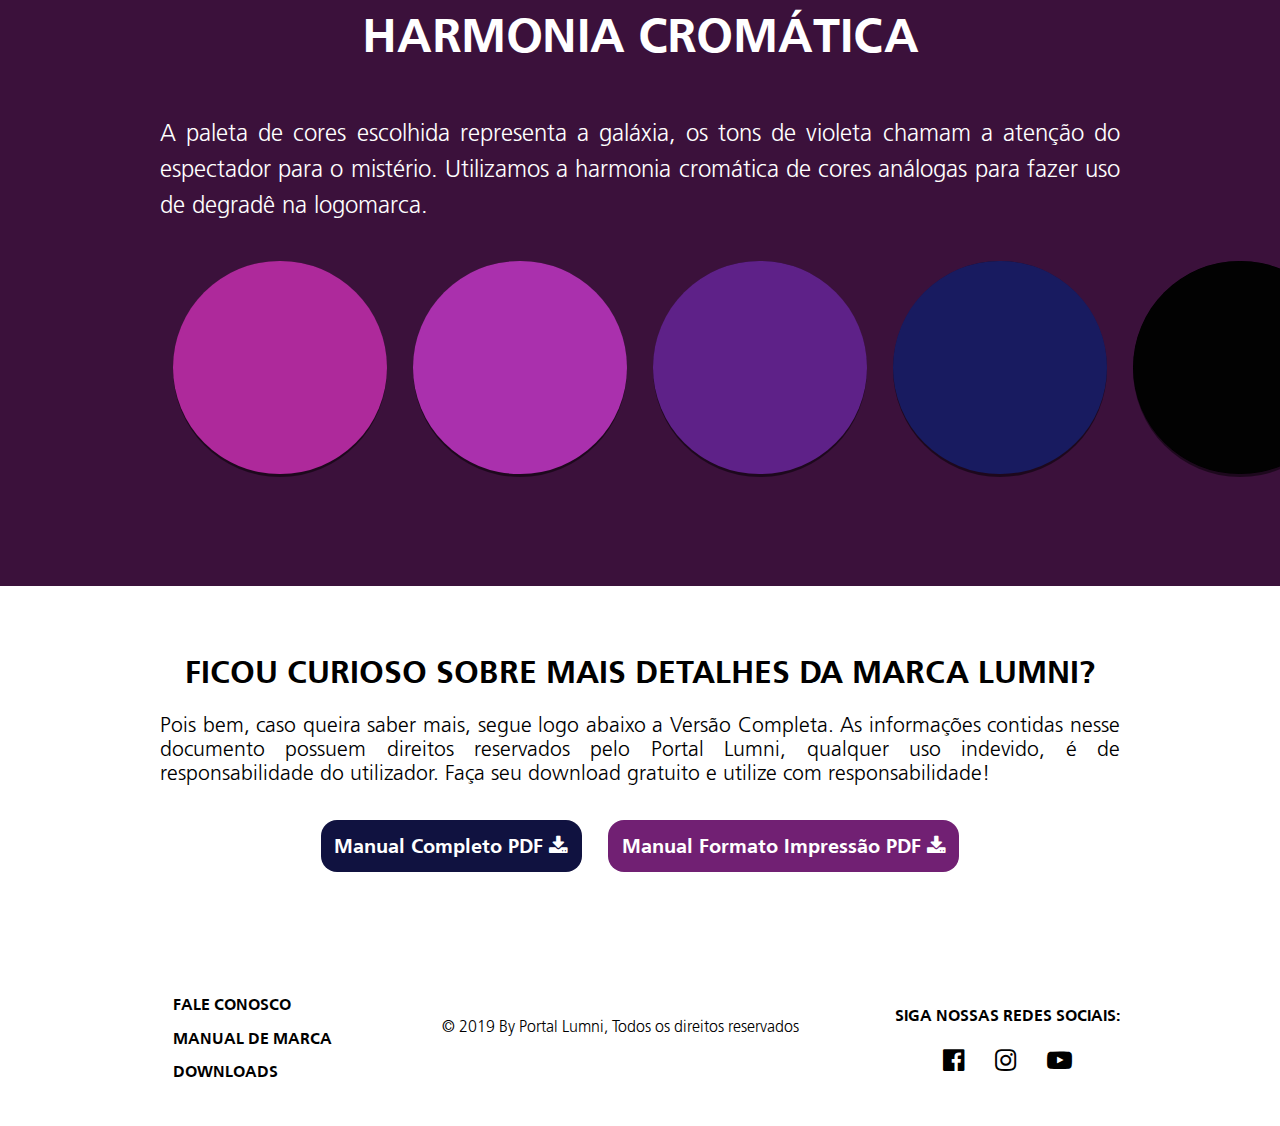
<file: marca.html>
<!DOCTYPE html>
<html>

<head>
    <meta charset="UTF-8">
    <title>Portal Lumni</title>
    <link rel="stylesheet" href="css/princ.css">
    <link rel="stylesheet" href="icons/style.css" />
    <link rel="stylesheet" href="css/mob-menu.css">
    <link rel="stylesheet" href="css/vertical-menu.css">
    <link rel="stylesheet" href="css/fs-busca.css">
    <link rel="stylesheet" href="css/info.css">
    <link rel="stylesheet" href="css/zoom-img.css">
    <link rel="icon" href="img/icon4.png"/>
    <link rel="stylesheet" href="https://cdnjs.cloudflare.com/ajax/libs/font-awesome/4.7.0/css/font-awesome.min.css">
    <meta name="viewport" content="width=device-width, initial-scale=1.0">
</head>

<body>
    <nav>
        <img src="img/logo.png" id="logo" alt="">
        <ul>
            <li class="nav-link"><a href="index.html">INÍCIO</a></li>
            <li class="nav-link"><a href="forum.html">FÓRUM</a></li>
            <li class="nav-link"><a href="loja.html">LOJA</a></li>
            <li class="nav-link"><a href="eventos.html">EVENTOS</a></li>
            <li class="nav-link"><a href="relatos.html">RELATOS</a></li>
            <li class="nav-link"><a href="sobre.html">SOBRE NÓS</a></li>
            <li class="secundary-menu">
                <form class="openBtn" action="" onclick="openSearch()">
                    <input type="text" placeholder="O que você procura..." name="busca">
                    <button type="submit"><i class="icon-B" id="lupa"></i></button>
                </form>
            </li>
            <li class="secundary-menu"><button><i class="icon-I sub-menu"></i></button></li>
            <li id="loja" class="secundary-menu"><button><i class="icon-M sub-menu"><sup>0</sup></i></li>
            <li id="user" class="secundary-menu"><button><i class="icon-U sub-menu"></i>
                    <legend>Entre ou<br> Cadastre-se</legend>
                </button>

            </li>
        </ul>
        <input type="checkbox" id="hub-menu">
        <label for="hub-menu" onclick="openNav()">&#9776;</label>
    </nav>
    <!-- Menu Mobile -->
    <div id="mob-menu" class="container-mob-menu">
        <a href="javascript:void(0)" class="closebtn" onclick="closeNav()">&times;</a>
        <div class="list-menus">
          <a href="index.html">INÍCIO</a>
          <a href="forum.html">FÓRUM</a>
          <a href="loja.html">LOJA</a>
          <a href="eventos.html">EVENTOS</a>
          <a href="relatos.html">RELATOS</a>
          <a href="sobre.html">SOBRE NÓS</a>
        </div>
      </div>
    <!-- Menu Mobile de Busca Tela Cheia -->
    <div id="fullscreen-search" class="container-src">
        <span class="closebtn" onclick="closeSearch();" title="Close Overlay">×</span>
        <div class="container-src-full">
            <form action="">
                <input type="text" placeholder="O que você procura?" name="search">
                <button type="submit"><i class="icon-B"></i></button>
            </form>
        </div>
    </div>
    <!-- Vertical Menu-->
    <div id="vertical-menu" class="sidenav">
        <a href="#s8" id="sec8">COMPOSIÇÃO DA MARCA</a>
        <a href="#s9" id="sec9">VARIAÇÕES DA MARCA</a>
        <a href="#s10" id="sec10">GRID CONSTRUTIVO</a>
        <a href="#s11" id="sec11">AREA DE PROTEÇÃO</a>
        <a href="#s12" id="sec12">TAMANHO MÍNIMO</a>
        <a href="#s13" id="sec13">TIPOGRAFIA</a>
        <a href="#s14" id="sec14">HARMONIA CROMÁTICA</a>
        <a href="#s15" id="sec15">MANUAL COMPLETO</a>
    </div>
    <main>
        <section class="s7" id="s7">
            <h2>Manual de Marca</h2>
        </section>
        <section class="s8" id="s8">
            <h2>Composição da Marca</h2>
            <img src="img/draw-marca.png" alt="">
            <p>Analisando o símbolo que constitui a Marca é possível visualizar uma nave espacial com formato
                arredondado, emitindo uma luz, representação inspirada em diversos relatos ufológicos sobre
                abdução, assunto bastante comentado pela comunidade ufológica.</p><br><br>
            <p>O logotipo da Marca possui muita influência de séries, filmes e documentários sobre a temática
                ufológica. A palavra “lumni” representa muito bem os valores do projeto: mistério e seriedade
                são equilibrados em um logotipo que desperta o imaginário popular.</p><br><br>
            <p>A tipografia com formas arredondadas externamente e quadradas internamente representa, de maneira
                discreta, o próprio símbolo da Marca, a fim de criar uma harmonia entre eles.</p>
        </section>
        <section class="s9" id="s9">
            <h2>Variações da Marca</h2>
            <p>A marca pode ser aplicada em cinco formas diferentes: vertical, horizontal, horizontal com
                conceito, símbolo isolado e logotipo isolado. O formato vertical, poderá ser usado em redes
                sociais e aplicações físicas, como os artigos à venda da plataforma digital. O formato
                horizontal pode ser usado em aplicações digitais, como no topo e rodapé do Website. Geralmente
                em lugares que não dispõem de muito espaço vertical. O formato horizontal com conceito só deve
                ser usado em aplicações digitais de tamanho grande e legível, quando não for possível usar o
                formato horizontal.
                Preferencialmente a marca deve ser usada em seu degradê e formato vertical ou horizontal
                originais.</p>
            </div>
            <div class="box">
                <div>
                    <ul class="content-box">
                        <li><img src="img/var-marca/5.png" style="width: 40%; margin:0 30% " id="tela-1" alt="">
                            <div class="buttons">
                                <input type="button" value="" style="background-color: black;" onclick="img01();">
                                <input type="button" value="" style="background-color: rgb(63, 22, 91);"
                                    onclick="img02();">
                                <input type="button" value="" style="background-color: white;" onclick="img03();">
                                <input type="button" value=""
                                    style="background-image: linear-gradient(to right, rgb(116,27,103),rgb(113,32,115),rgb(63, 22, 91),rgb(16,18,64),rgb(1,1,1));"
                                    onclick="img04();">
                            </div>
                        </li>

                        <li><img src="img/var-marca/1.png" style="width: 100%;" id="tela-2" alt="">
                            <div class="buttons">
                                <input type="button" value="" style="background-color: black;" onclick="img05();">
                                <input type="button" value="" style="background-color: rgb(63, 22, 91);"
                                    onclick="img06();">
                                <input type="button" value="" style="background-color: white;" onclick="img07();">
                                <input type="button" value=""
                                    style="background-image: linear-gradient(to right, rgb(116,27,103),rgb(113,32,115),rgb(63, 22, 91),rgb(16,18,64),rgb(1,1,1));"
                                    onclick="img08();">
                            </div>
                        </li>

                        <li><img src="img/var-marca/10.png" style="width: 35%; margin:0 32%" id="tela-3" alt="">
                            <div class="buttons">
                                <input type="button" value="" style="background-color: black;" onclick="img09();">
                                <input type="button" value="" style="background-color: rgb(63, 22, 91);"
                                    onclick="img10();">
                                <input type="button" value="" style="background-color: white;" onclick="img11();">
                                <input type="button" value=""
                                    style="background-image: linear-gradient(to right, rgb(116,27,103),rgb(113,32,115),rgb(63, 22, 91),rgb(16,18,64),rgb(1,1,1));"
                                    onclick="img12();">
                            </div>
                        </li>

                        <li><img src="img/var-marca/19.png" style="width: 100%;" id="tela-4" alt="">
                            <div class="buttons">
                                <input type="button" value="" style="background-color: black;" onclick="img13();">
                                <input type="button" value="" style="background-color: rgb(63, 22, 91);"
                                    onclick="img14();">
                                <input type="button" value="" style="background-color: white;" onclick="img15();">
                                <input type="button" value=""
                                    style="background-image: linear-gradient(to right, rgb(116,27,103),rgb(113,32,115),rgb(63, 22, 91),rgb(16,18,64),rgb(1,1,1));"
                                    onclick="img16();">
                            </div>
                        </li>
                        <li id="ult"><img src="img/var-marca/16.png" style="width: 100%;" id="tela-5" alt="">
                            <div class="buttons">
                                <input type="button" value="" style="background-color: black;" onclick="img17();">
                                <input type="button" value="" style="background-color: rgb(63, 22, 91);"
                                    onclick="img18();">
                                <input type="button" value="" style="background-color: white;" onclick="img19();">
                                <input type="button" value=""
                                    style="background-image: linear-gradient(to right, rgb(116,27,103),rgb(113,32,115),rgb(63, 22, 91),rgb(16,18,64),rgb(1,1,1));"
                                    onclick="img20();">
                            </div>
                        </li>
                    </ul>
                </div>
            </div>
        </section>
        <section class="s10" id="s10">
            <h2>Grid Construtivo</h2>
            <div class="img-magnifier-container no-mob">
            <img src="img/grid04.png" style="width: 100%;" alt="" class="no-mob" id="zoom-img1">
            </div>
            <div class="view-mob">
                <div class="img-magnifier-container">
                <img src="img/grid1.png" alt="" id="zoom-img2">
                </div>
                <div class="img-magnifier-container">
                <img src="img/grid2.png" alt="" id="zoom-img3">
                </div>
                <div class="img-magnifier-container">
                <img src="img/grid3.png" alt="" id="zoom-img4">
                </div>
            </div>
        </section>
        <section class="s11" id="s11">
            <h2>Área de Proteção</h2>
            <p>Para garantir a proteção da marca contra interferências, não deve haver qualquer tipo de elementos
                gráficos, imagens ou textos, na área de proteção.</p>
            <div class="img-magnifier-container">
            <img src="img/zona-protect.png" style="width: 100%;" alt="" id="zoom-img5">
            </div>
        </section>
        <section class="s12" id="s12">
            <h2>Tamanho Mínimo</h2>
            <p>Afim de manter a legibilidade em escalas reduzidas, é estabelecido que a marca pode ser redimensionada
                minimamente na seguinte proporção:</p>
            <img src="img/tam-min.png"  alt="">
        </section>
        <section class="s13" id="s13">
            <h2>Tipografia</h2>
            <p>As variações tipográficas escolhidas são derivadas de uma família de fontes chamada Frutiger, que possuem uma ótima leiturabilidade e possuem um traço retilíneo que conversão bem com a marca. Diante disso, fica estabelecido a fonte Frutiger 65 Bold para títulos e a Frutiger 45 Light para texto descritivo.</p>
            <div class="tipo">
            <img src="img/tiphog-w.png" width="55%" alt="" class="no-mob">
            <img src="img/tiphog-mobw.png" width="100%" alt="" class="view-mob">
            </div>
        </section>
        <section class="s14" id="s14">
            <h2>Harmonia Cromática</h2>
            <p>A paleta de cores escolhida representa a galáxia, os tons de violeta chamam a atenção do espectador para
                o mistério. Utilizamos a harmonia cromática de cores análogas para fazer uso de degradê na logomarca.
            </p>
            <div id="box">
                <ul>
                    <li>
                        <div class="cor" style="background-color: rgb(116,27,103);"></div>
                        <div class="conteudo">
                            <p class="n-section">R:116 G:27 B:103</p>
                            <p class="n-section">C:0 M:84 Y:38 K:35</p>
                            <p class="n-section">HEXADECIMAL:<br>#A61B67</p>
                            <p class="n-section">PANTONE:<br>P 81-8 C</p>
                        </div>
                    </li>
                    <li>
                        <div class="cor" style="background-color: rgb(113,32,115);"></div>
                        <div class="conteudo">
                            <p class="n-section">R:113 G:32 B:115</p>
                            <p class="n-section">C:2 M:72 Y:0 K:55</p>
                            <p class="n-section">HEXADECIMAL:<br>#712073</p>
                            <p class="n-section">PANTONE:<br>259 C</p>
                        </div>
                    </li>
                    <li>
                        <div class="cor" style="background-color:rgb(63, 22, 91);"></div>
                        <div class="conteudo">
                            <p class="n-section">R:63 G:22 B:91</p>
                            <p class="n-section">C:31 M:76 Y:0 K:64</p>
                            <p class="n-section">HEXADECIMAL:<br>#3F165B</p>
                            <p class="n-section">PANTONE:<br>2627 CP</p>
                        </div>
                    </li>
                    <li>
                        <div class="cor" style="background-color: rgb(16,18,64)"></div>
                        <div class="conteudo">
                            <p class="n-section">R:16 G:18 B:64</p>
                            <p class="n-section">C:75 M:72 Y:0 K:75</p>
                            <p class="n-section">HEXADECIMAL:<br>#101240</p>
                            <p class="n-section">PANTONE:<br>2766 C</p>
                        </div>
                    </li>
                    <li>
                        <div class="cor" style="background-color: rgb(1,1,1);"></div>
                        <div class="conteudo">
                            <p class="n-section">R:1 G:1 B:1</p>
                            <p class="n-section">C:255 M:255 Y:255 K:255</p>
                            <p class="n-section">HEXADECIMAL:<br>#000000</p>
                            <p class="n-section">PANTONE:<br>20-0200 TPM</p>
                        </div>
                    </li>
                </ul>
            </div>
            </div>
        </section>
        <section class="s15" id="s15">
            <h2>Ficou curioso sobre mais detalhes da marca Lumni?</h2>
            <p>Pois bem, caso queira saber mais, segue logo abaixo a Versão Completa. As informações contidas nesse
                documento possuem direitos reservados pelo Portal Lumni, qualquer uso indevido, é de responsabilidade do
                utilizador. Faça seu download gratuito e utilize com responsabilidade!</p>
            <div class="dw-buttons">
            <a href="downloads/Manual de Marca.pdf" target="_blank" download><button style="font-size:15pt" id="cp">Manual Completo PDF <i class="fa fa-download"></i></button></a>
            <a href="downloads/Manual Formato Impressão.pdf" target="_blank" download><button style="font-size:15pt;"id="ip">Manual Formato Impressão PDF <i class="fa fa-download"></i></button></a>
            </div>
        </section>
    </main>
    <footer>
        <ul id="princ">

            <li>
                <ul class="contato">
                    <li>
                        <p><span><a href="contato.html">FALE CONOSCO</a></span></p>
                    </li>
                    <li>
                        <p><span><a href="marca.html">MANUAL DE MARCA</a></span></p>
                    </li>
                    <li>
                        <p><span><a href="downloads.html">DOWNLOADS</span></a></p>
                    </li>
                </ul>
            </li>
            <li>
                <p id="copy">&copy; 2019 By Portal Lumni, Todos os direitos reservados</p>
            </li>
            <li>
                <ul class="social">
                    <p>Siga nossas redes sociais:</p>
                    <li><a href="https://www.facebook.com/Lumni-Quixad%C3%A1-100732148033586/?modal=admin_todo_tour"
                            target="_blank" class="fa fa-facebook-official" style="font-size: 25px"></a></li>
                    <li><a href="https://www.instagram.com/lumniqoficial/" target="_blank" class="fa fa-instagram"
                            style="font-size: 25px"></a></li>
                    <li><a href="https://www.youtube.com/channel/UCUl6dEKOFaK24zm76G0HDrw?view_as=subscriber"
                            target="_blank" class="fa fa-youtube-play" style="font-size: 25px"></a></li>
                </ul>
            </li>
        </ul>
    </footer>
    <script src="js/zoom-img.js"></script>
    <script src="js/fullscreen-search.js"></script>
    <script src="js/mudaimg.js"></script>
    <script src="js/mob-menu.js"></script>
</body>

</html>
</file>
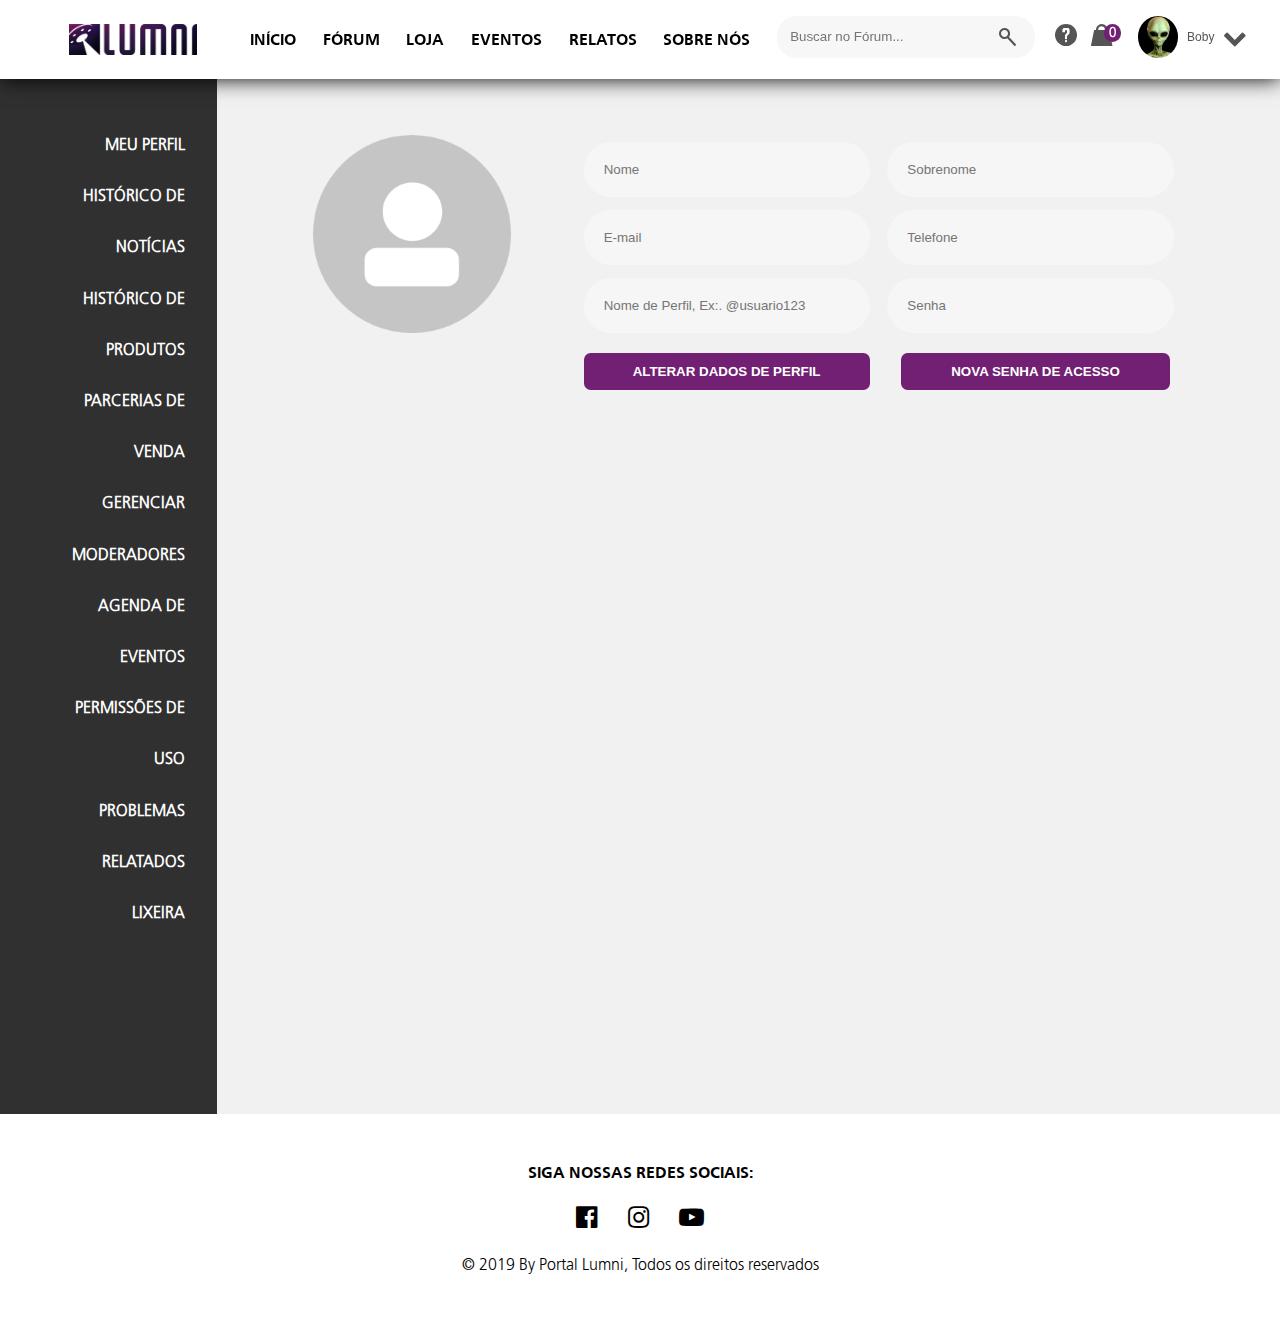
<file: profile.html>
<!DOCTYPE html>
<html>
<head>
  <meta charset="UTF-8">
  <title>Portal Lumni</title>
  <link rel="stylesheet" href="css/princ.css">
  <link rel="stylesheet" href="icons/style.css" />
  <link rel="stylesheet" href="css/mob-menu.css">
  <link rel="stylesheet" href="css/vertical-menu.css">
  <link rel="stylesheet" href="css/home.css">
  <link rel="stylesheet" href="css/forum.css">
  <link rel="stylesheet" href="css/fs-busca.css">
  <link rel="stylesheet" href="css/profile.css">
  <link rel="stylesheet" href="css/modal.css">
  <link rel="stylesheet" href="https://cdnjs.cloudflare.com/ajax/libs/font-awesome/4.7.0/css/font-awesome.min.css">
  <link rel="icon" href="img/icon4.png"/>
  <meta name="viewport" content="width=device-width, initial-scale=1.0">
</head>
<body> 
  <nav>
    <img src="img/logo.png" id="logo" alt="">
    <ul>
        <li class="nav-link"><a href="index.html">INÍCIO</a></li>
        <li class="nav-link"><a href="">FÓRUM</a></li>
        <li class="nav-link"><a href="loja.html">LOJA</a></li>
        <li class="nav-link"><a href="eventos.html">EVENTOS</a></li>
        <li class="nav-link"><a href="relatos.html">RELATOS</a></li>
        <li class="nav-link"><a href="sobre.html">SOBRE NÓS</a></li>
        <li class="secundary-menu">
            <form class="openBtn" action="" onclick="openSearch();">
                <input type="text" placeholder="Buscar no Fórum..." name="busca">
                <button type="submit"><i class="icon-B" id="lupa"></i></button>
            </form>
        </li>
        <li class="secundary-menu"><button><i class="icon-I sub-menu"></i></button></li>
        <li id="loja" class="secundary-menu"><button><i class="icon-M sub-menu"><sup>0</sup></i></li>

        <div class="dropdown">
            <li class="secundary-menu" id="forum-user"><button class="dropbtn" onclick="DropUser();"><img
                        src="img/perfil-forum.jpg" alt="">
                    <legend>Boby</legend><i class="fa fa-chevron-down" aria-hidden="true"></i>
                </button></li>
            <div id="myDropdown" class="dropdown-content">
                <a href="profile.html">Meu Perfil</a>
                <a href="#">Sair</a>
            </div>
          </nav>
  <!-- Menu Mobile -->
  <div id="mob-menu" class="container-mob-menu">
    <a href="javascript:void(0)" class="closebtn" onclick="closeNav()">&times;</a>
    <div class="list-menus">
      <a href="index.html">INÍCIO</a>
      <a href="forum.html">FÓRUM</a>
      <a href="loja.html">LOJA</a>
      <a href="eventos.html">EVENTOS</a>
      <a href="relatos.html">RELATOS</a>
      <a href="sobre.html">SOBRE NÓS</a>
    </div>
  </div>
  <!-- Menu Mobile de Busca Tela Cheia -->
  <div id="fullscreen-search" class="container-src">
    <span class="closebtn" onclick="closeSearch();">×</span>
    <div class="container-src-full">
      <form action="">
        <input type="text" placeholder="O que você procura?" name="search">
        <button type="submit"><i class="icon-B"></i></button>
      </form>
    </div> 
  </div>
  <main class="containerPerfil">
    <aside class="menuVertical">
    <ul>
      <a href="profile.html"><li>MEU PERFIL</li></a>
      <a href="profilenoticias.html"><li>HISTÓRICO DE NOTÍCIAS</li></a>
      <a href=""><li>HISTÓRICO DE PRODUTOS</li></a>
      <a href=""><li>PARCERIAS DE VENDA</li></a>
      <a href=""><li>GERENCIAR MODERADORES</li></a>
      <a href=""><li>AGENDA DE EVENTOS</li></a>
      <a href=""><li>PERMISSÕES DE USO</li></a>
      <a href=""><li>PROBLEMAS RELATADOS</li></a>
      <a href=""><li>LIXEIRA</li></a>
    </ul>
    </aside>
    <section class="dadosPerfil">
    <img src="img/UserDefault.png" alt="">
    <form action="">
        <input type="text" placeholder="Nome" readonly>
        <input type="text" placeholder="Sobrenome" readonly>
        <input type="text" placeholder="E-mail" readonly>
        <input type="text" placeholder="Telefone" readonly><br>
        <input type="text" placeholder="Nome de Perfil, Ex:. @usuario123" readonly>
        <input type="password" placeholder="Senha" readonly>
        <div>
          <button>ALTERAR DADOS DE PERFIL</button><button>NOVA SENHA DE ACESSO</button>
        </div>
    </form>
    </section>
  </main>
  <footer>
    <ul class="social">
      <p>Siga nossas redes sociais:</p>
      <li><a href="https://www.facebook.com/Lumni-Quixad%C3%A1-100732148033586/?modal=admin_todo_tour" target="_blank"
          class="fa fa-facebook-official" style="font-size: 25px"></a></li>
      <li><a href="https://www.instagram.com/lumniqoficial/" target="_blank" class="fa fa-instagram"
          style="font-size: 25px"></a></li>
      <li><a href="https://www.youtube.com/channel/UCUl6dEKOFaK24zm76G0HDrw?view_as=subscriber" target="_blank"
          class="fa fa-youtube-play" style="font-size: 25px"></a></li>
    </ul>
    <br>
    <p id="copy">&copy; 2019 By Portal Lumni, Todos os direitos reservados</p>
  </footer>

  </div>
</body>
    <script src="js/mob-menu.js"></script>
    <script src="js/background-video.js"></script>
    <script src="js/fullscreen-search.js"></script>
    <script src="js/mostrar-modal.js"></script>
    <script src="js/user-dropdown.js"></script>
    <script src="js/control-menu-modal.js"></script>
</html>
</file>
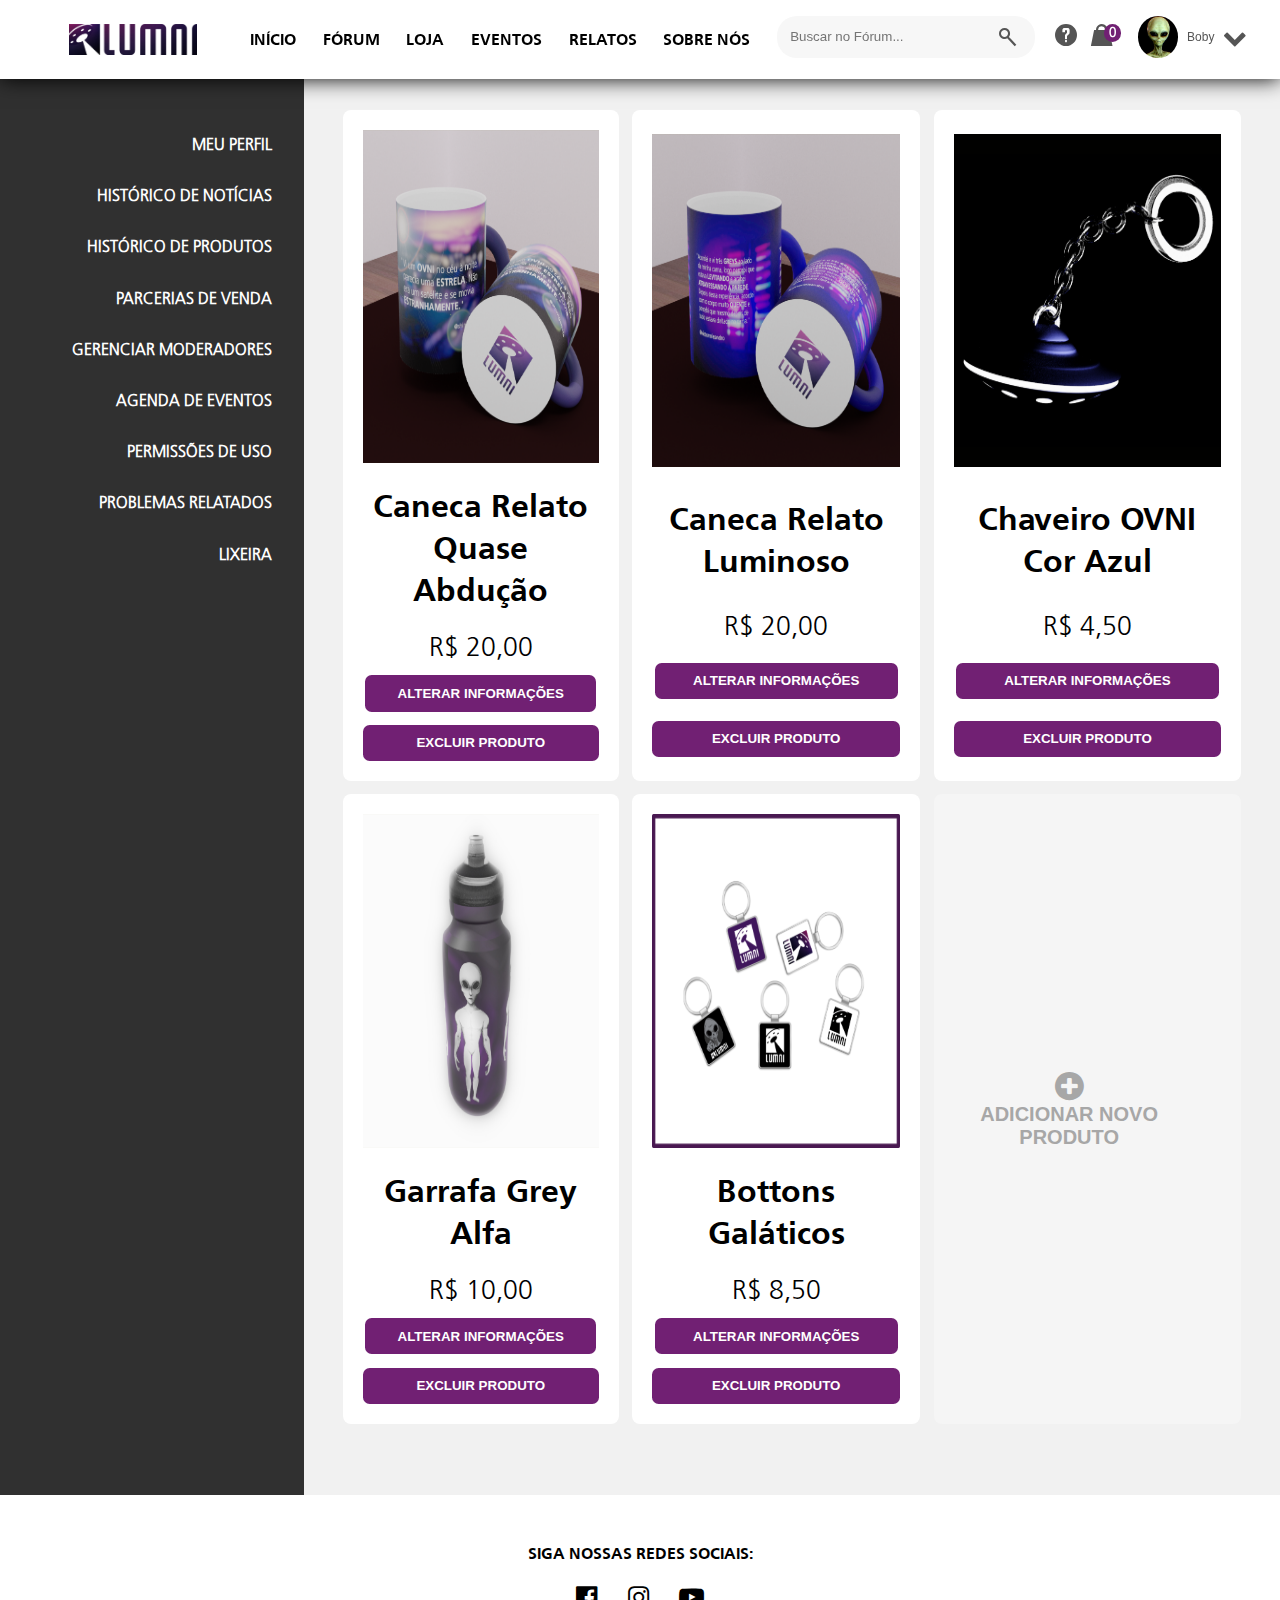
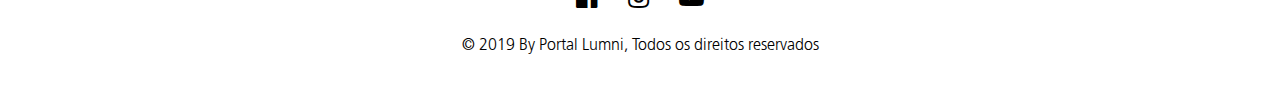
<file: profileprodutos.html>
<!DOCTYPE html>
<html>
<head>
  <meta charset="UTF-8">
  <title>Portal Lumni</title>
  <link rel="stylesheet" href="css/princ.css">
  <link rel="stylesheet" href="icons/style.css" />
  <link rel="stylesheet" href="css/mob-menu.css">
  <link rel="stylesheet" href="css/vertical-menu.css">
  <link rel="stylesheet" href="css/home.css">
  <link rel="stylesheet" href="css/forum.css">
  <link rel="stylesheet" href="css/fs-busca.css">
  <link rel="stylesheet" href="css/profile.css">
  <link rel="stylesheet" href="css/modal.css">
  <link rel="stylesheet" href="https://cdnjs.cloudflare.com/ajax/libs/font-awesome/4.7.0/css/font-awesome.min.css">
  <link rel="icon" href="img/icon4.png"/>
  <meta name="viewport" content="width=device-width, initial-scale=1.0">
</head>
<body> 
  <nav>
    <img src="img/logo.png" id="logo" alt="">
    <ul>
        <li class="nav-link"><a href="index.html">INÍCIO</a></li>
        <li class="nav-link"><a href="forum.html">FÓRUM</a></li>
        <li class="nav-link"><a href="loja.html">LOJA</a></li>
        <li class="nav-link"><a href="eventos.html">EVENTOS</a></li>
        <li class="nav-link"><a href="relatos.html">RELATOS</a></li>
        <li class="nav-link"><a href="sobre.html">SOBRE NÓS</a></li>
        <li class="secundary-menu">
            <form class="openBtn" action="" onclick="openSearch();">
                <input type="text" placeholder="Buscar no Fórum..." name="busca">
                <button type="submit"><i class="icon-B" id="lupa"></i></button>
            </form>
        </li>
        <li class="secundary-menu"><button><i class="icon-I sub-menu"></i></button></li>
        <li id="loja" class="secundary-menu"><button><i class="icon-M sub-menu"><sup>0</sup></i></li>

        <div class="dropdown">
            <li class="secundary-menu" id="forum-user"><button class="dropbtn" onclick="DropUser();"><img
                        src="img/perfil-forum.jpg" alt="">
                    <legend>Boby</legend><i class="fa fa-chevron-down" aria-hidden="true"></i>
                </button></li>
            <div id="myDropdown" class="dropdown-content">
                <a href="profile.html">Meu Perfil</a>
                <a href="#">Sair</a>
            </div>
          </nav>
  <!-- Menu Mobile -->
  <div id="mob-menu" class="container-mob-menu">
    <a href="javascript:void(0)" class="closebtn" onclick="closeNav()">&times;</a>
    <div class="list-menus">
      <a href="index.html">INÍCIO</a>
      <a href="forum.html">FÓRUM</a>
      <a href="loja.html">LOJA</a>
      <a href="eventos.html">EVENTOS</a>
      <a href="relatos.html">RELATOS</a>
      <a href="sobre.html">SOBRE NÓS</a>
    </div>
  </div>
  <!-- Menu Mobile de Busca Tela Cheia -->
  <div id="fullscreen-search" class="container-src">
    <span class="closebtn" onclick="closeSearch();">×</span>
    <div class="container-src-full">
      <form action="">
        <input type="text" placeholder="O que você procura?" name="search">
        <button type="submit"><i class="icon-B"></i></button>
      </form>
    </div> 
  </div>
  <main class="containerPerfil">
    <aside class="menuVertical">
    <ul>
      <a href="profile.html"><li>MEU PERFIL</li></a>
      <a href="profilenoticias.html"><li>HISTÓRICO DE NOTÍCIAS</li></a>
      <a href="profileprodutos.html"><li>HISTÓRICO DE PRODUTOS</li></a>
      <a href=""><li>PARCERIAS DE VENDA</li></a>
      <a href=""><li>GERENCIAR MODERADORES</li></a>
      <a href=""><li>AGENDA DE EVENTOS</li></a>
      <a href=""><li>PERMISSÕES DE USO</li></a>
      <a href=""><li>PROBLEMAS RELATADOS</li></a>
      <a href=""><li>LIXEIRA</li></a>
    </ul>
    </aside>
    <section class="containerProdutos">
        <ul class="cardsN">
            <li><img src="img/loja/can4.png" width="100%" alt="">
                <h1>Caneca Relato Quase Abdução</h1>
                <div class="avl">
                        <p>R$ 20,00</p>
                    </div>
                <button class="alter">ALTERAR INFORMAÇÕES</button>
                <button class="trash">EXCLUIR PRODUTO</button>
            </li>
            <li><img src="img/loja/can2.png" width="100%" alt="">
                <h1>Caneca Relato Luminoso</h1>
                <div class="avl">
                        <p>R$ 20,00</p>
                    </div>
                <button class="alter">ALTERAR INFORMAÇÕES</button>
                <button class="trash">EXCLUIR PRODUTO</button>
            </li>
            <li><img src="img/loja/cha1.png" width="100%" alt="">
                <h1>Chaveiro OVNI Cor Azul</h1>
                <div class="avl">
                        <p>R$ 4,50</p>
                    </div>
                <button class="alter">ALTERAR INFORMAÇÕES</button>
                <button class="trash">EXCLUIR PRODUTO</button>
            </li>
            <li><img src="img/loja/gar1.png" width="100%" alt="">
                <h1>Garrafa Grey Alfa</h1>
                <div class="avl">
                        <p>R$ 10,00</p>
                    </div>
                <button class="alter">ALTERAR INFORMAÇÕES</button>
                <button class="trash">EXCLUIR PRODUTO</button>
            </li>
            <li><img src="img/loja/botton1.png" width="100%" alt="">
                <h1>Bottons Galáticos</h1>
                <div class="avl">
                        <p>R$ 8,50</p>
                    </div>
                <button class="alter">ALTERAR INFORMAÇÕES</button>
                <button class="trash">EXCLUIR PRODUTO</button>
            </li>
            <li class="CardNew">
              <a href="cadastroproduto.html"><button class="ButtoNew">
              <i class="fa fa-plus-circle" aria-hidden="true"></i><br>ADICIONAR NOVO <br> PRODUTO</button></a>
          </li>
        </ul>
    </section>
  </main>
  <footer>
    <ul class="social">
      <p>Siga nossas redes sociais:</p>
      <li><a href="https://www.facebook.com/Lumni-Quixad%C3%A1-100732148033586/?modal=admin_todo_tour" target="_blank"
          class="fa fa-facebook-official" style="font-size: 25px"></a></li>
      <li><a href="https://www.instagram.com/lumniqoficial/" target="_blank" class="fa fa-instagram"
          style="font-size: 25px"></a></li>
      <li><a href="https://www.youtube.com/channel/UCUl6dEKOFaK24zm76G0HDrw?view_as=subscriber" target="_blank"
          class="fa fa-youtube-play" style="font-size: 25px"></a></li>
    </ul>
    <br>
    <p id="copy">&copy; 2019 By Portal Lumni, Todos os direitos reservados</p>
  </footer>

  </div>
</body>
    <script src="js/mob-menu.js"></script>
    <script src="js/background-video.js"></script>
    <script src="js/fullscreen-search.js"></script>
    <script src="js/mostrar-modal.js"></script>
    <script src="js/user-dropdown.js"></script>
    <script src="js/control-menu-modal.js"></script>
</html>
</file>
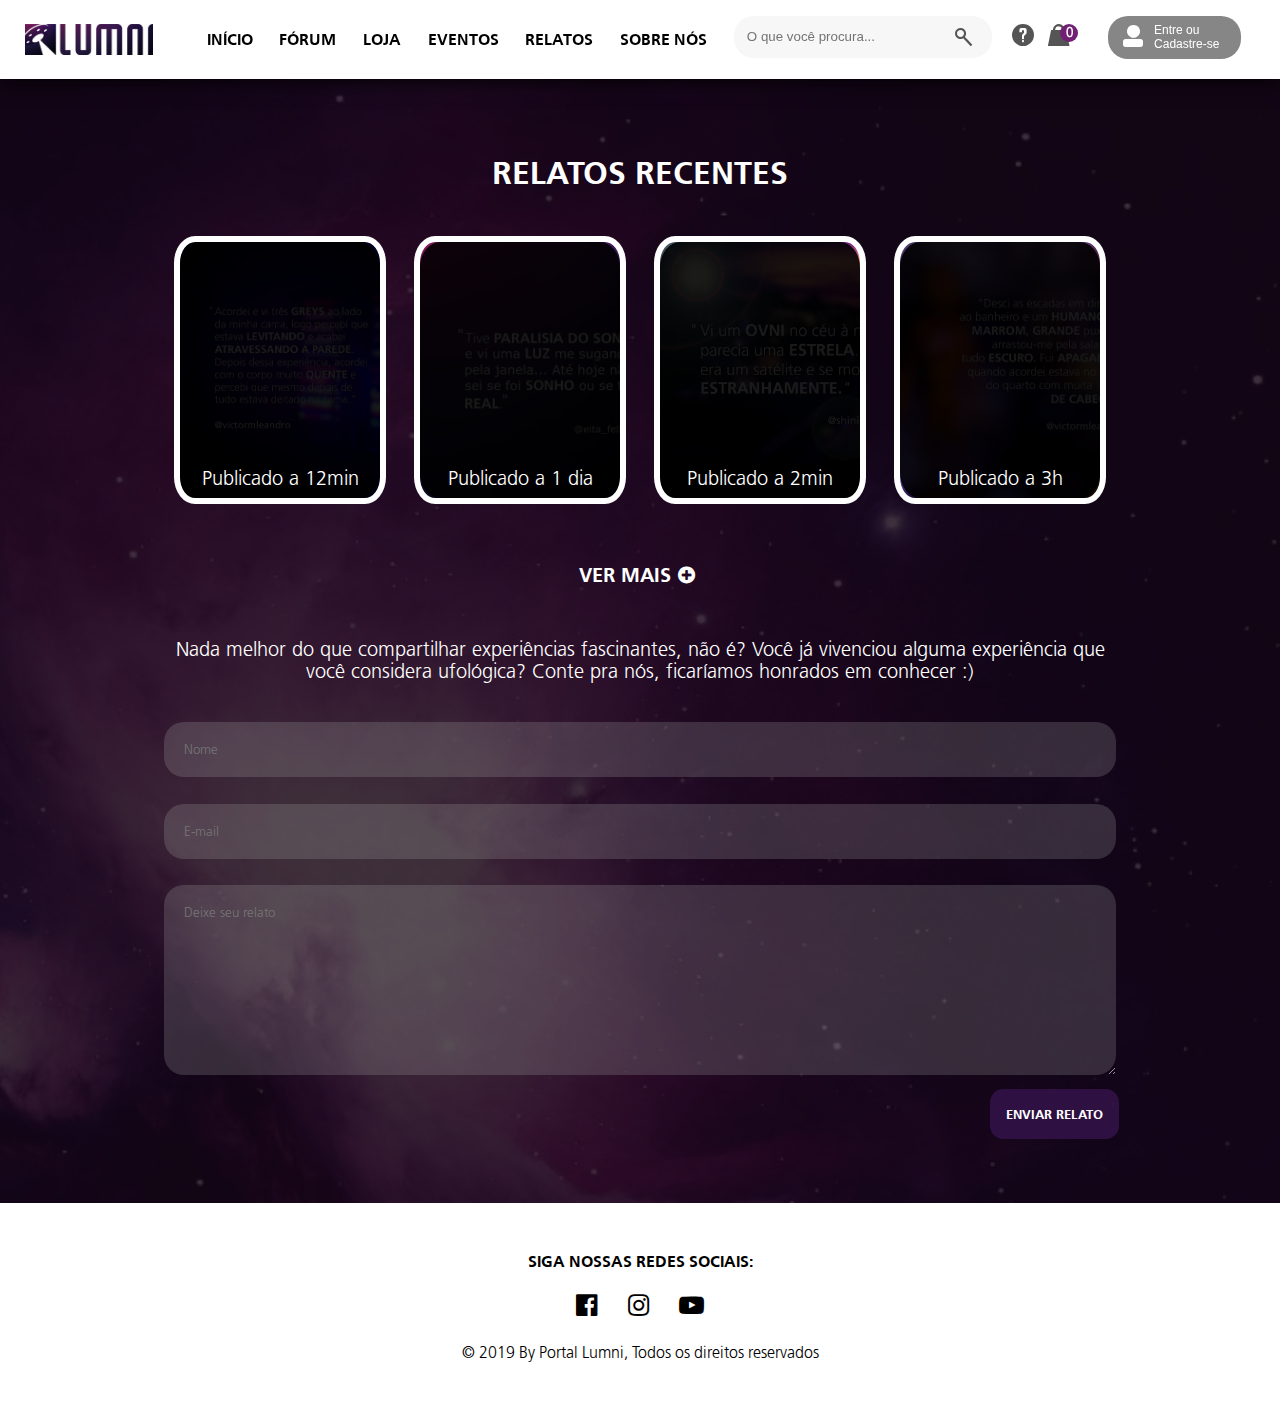
<file: relatos.html>
<!DOCTYPE html>
<html>
<head>
  <meta charset="UTF-8">
  <title>Portal Lumni</title>
  <link rel="stylesheet" href="css/princ.css">
  <link rel="stylesheet" href="icons/style.css">
  <link rel="stylesheet" href="css/mob-menu.css">
  <link rel="stylesheet" href="css/relatos.css">
  <link rel="stylesheet" href="css/fs-busca.css">
  <link rel="icon" href="img/icon4.png"/>
  <link rel="stylesheet" href="https://cdnjs.cloudflare.com/ajax/libs/font-awesome/4.7.0/css/font-awesome.min.css">
  <meta name="viewport" content="width=device-width, initial-scale=1.0">
</head>
<body>
  <nav>
    <img src="img/logo.png" id="logo" alt="">
    <ul>
      <li class="nav-link"><a href="index.html">INÍCIO</a></li>
      <li class="nav-link"><a href="forum.html">FÓRUM</a></li>
      <li class="nav-link"><a href="loja.html">LOJA</a></li>
      <li class="nav-link"><a href="eventos.html">EVENTOS</a></li>
      <li class="nav-link"><a href="relatos.html">RELATOS</a></li>
      <li class="nav-link"><a href="sobre.html">SOBRE NÓS</a></li>
      <li class="secundary-menu">
        <form class="openBtn" action="" onclick="openSearch();">
          <input type="text" placeholder="O que você procura..." name="busca">
          <button type="submit"><i class="icon-B" id="lupa"></i></button>
        </form>
      </li>
      <li class="secundary-menu"><button><i class="icon-I sub-menu"></i></button></li>
      <li id="loja" class="secundary-menu"><button><i class="icon-M sub-menu"><sup>0</sup></i></li>
      <li id="user" class="secundary-menu"><button><i class="icon-U sub-menu"></i>
          <legend>Entre ou<br> Cadastre-se</legend>
        </button>
        
      </li>
    </ul>
    <input type="checkbox" id="hub-menu">
    <label for="hub-menu" onclick="openNav()">&#9776;</label>
  </nav>
  <!-- Menu Mobile -->
  <div id="mob-menu" class="container-mob-menu">
    <a href="javascript:void(0)" class="closebtn" onclick="closeNav()">&times;</a>
    <div class="list-menus">
      <a href="index.html">INÍCIO</a>
      <a href="forum.html">FÓRUM</a>
      <a href="loja.html">LOJA</a>
      <a href="eventos.html">EVENTOS</a>
      <a href="relatos.html">RELATOS</a>
      <a href="sobre.html">SOBRE NÓS</a>
    </div>
  </div>
  <!-- Menu Mobile de Busca Tela Cheia -->
  <div id="fullscreen-search" class="container-src">
    <span class="closebtn" onclick="closeSearch();">×</span>
    <div class="container-src-full">
      <form action="">
        <input type="text" placeholder="O que você procura?" name="search">
        <button type="submit"><i class="icon-B"></i></button>
      </form>
    </div> 
  </div>

  <!-- Vertical Menu-->
  <div id="vertical-menu" class="sidenav">
    <a href="#sc-welcome" id="welcome">BOAS-VINDAS</a>
    <a href="#sc-news" id="news">ÚLTIMAS NOTÍCIAS</a>
    <a href="#sc-products" id="products">MELHORES OFERTAS</a>
  </div>
  <main>
    <h2>Relatos Recentes</h2>
    <ul class="rel">
        <a href="#"><li id="rel1"><div class="fundo"><p>Publicado a 12min</p></div></li></a>
        <a href="#"><li id="rel2"><div class="fundo"><p>Publicado a 1 dia</p></div></li></a>
        <a href="#"><li id="rel3"><div class="fundo"><p>Publicado a  2min</p></div></li></a>
        <a href="#"><li id="rel4"><div class="fundo"><p>Publicado a 3h</p></div></li></a>
    </ul>
    <div class="more2">
        <a href="">
          <p>VER MAIS<i class="fa fa-plus-circle" aria-hidden="true"></i></p>
        </a>
      </div>
    <div class="env-rel">
        <p>Nada melhor do que compartilhar experiências fascinantes, não é? Você já vivenciou alguma experiência que você considera ufológica? Conte pra nós, ficaríamos honrados em conhecer :)</p>
        <form action="lumniquixada@gmail.com">
            <input type="text" placeholder="Nome">
            <input type="text" placeholder="E-mail">
            <textarea name="" id="" cols="30" rows="10" placeholder="Deixe seu relato"></textarea>
            <button>ENVIAR RELATO</button>
        </form>
    </div>
  </main>
  <footer class="rodape">
    <ul class="social">
      <p>Siga nossas redes sociais:</p>
      <li><a href="https://www.facebook.com/Lumni-Quixad%C3%A1-100732148033586/?modal=admin_todo_tour" target="_blank"
          class="fa fa-facebook-official" style="font-size: 25px"></a></li>
      <li><a href="https://www.instagram.com/lumniqoficial/" target="_blank" class="fa fa-instagram"
          style="font-size: 25px"></a></li>
      <li><a href="https://www.youtube.com/channel/UCUl6dEKOFaK24zm76G0HDrw?view_as=subscriber" target="_blank"
          class="fa fa-youtube-play" style="font-size: 25px"></a></li>
    </ul>
    <br>
    <p id="copy">&copy; 2019 By Portal Lumni, Todos os direitos reservados</p>
  </footer>
  <script src="js/mob-menu.js"></script>
  <script src="js/fullscreen-search.js"></script>
</body>
</html>
</file>
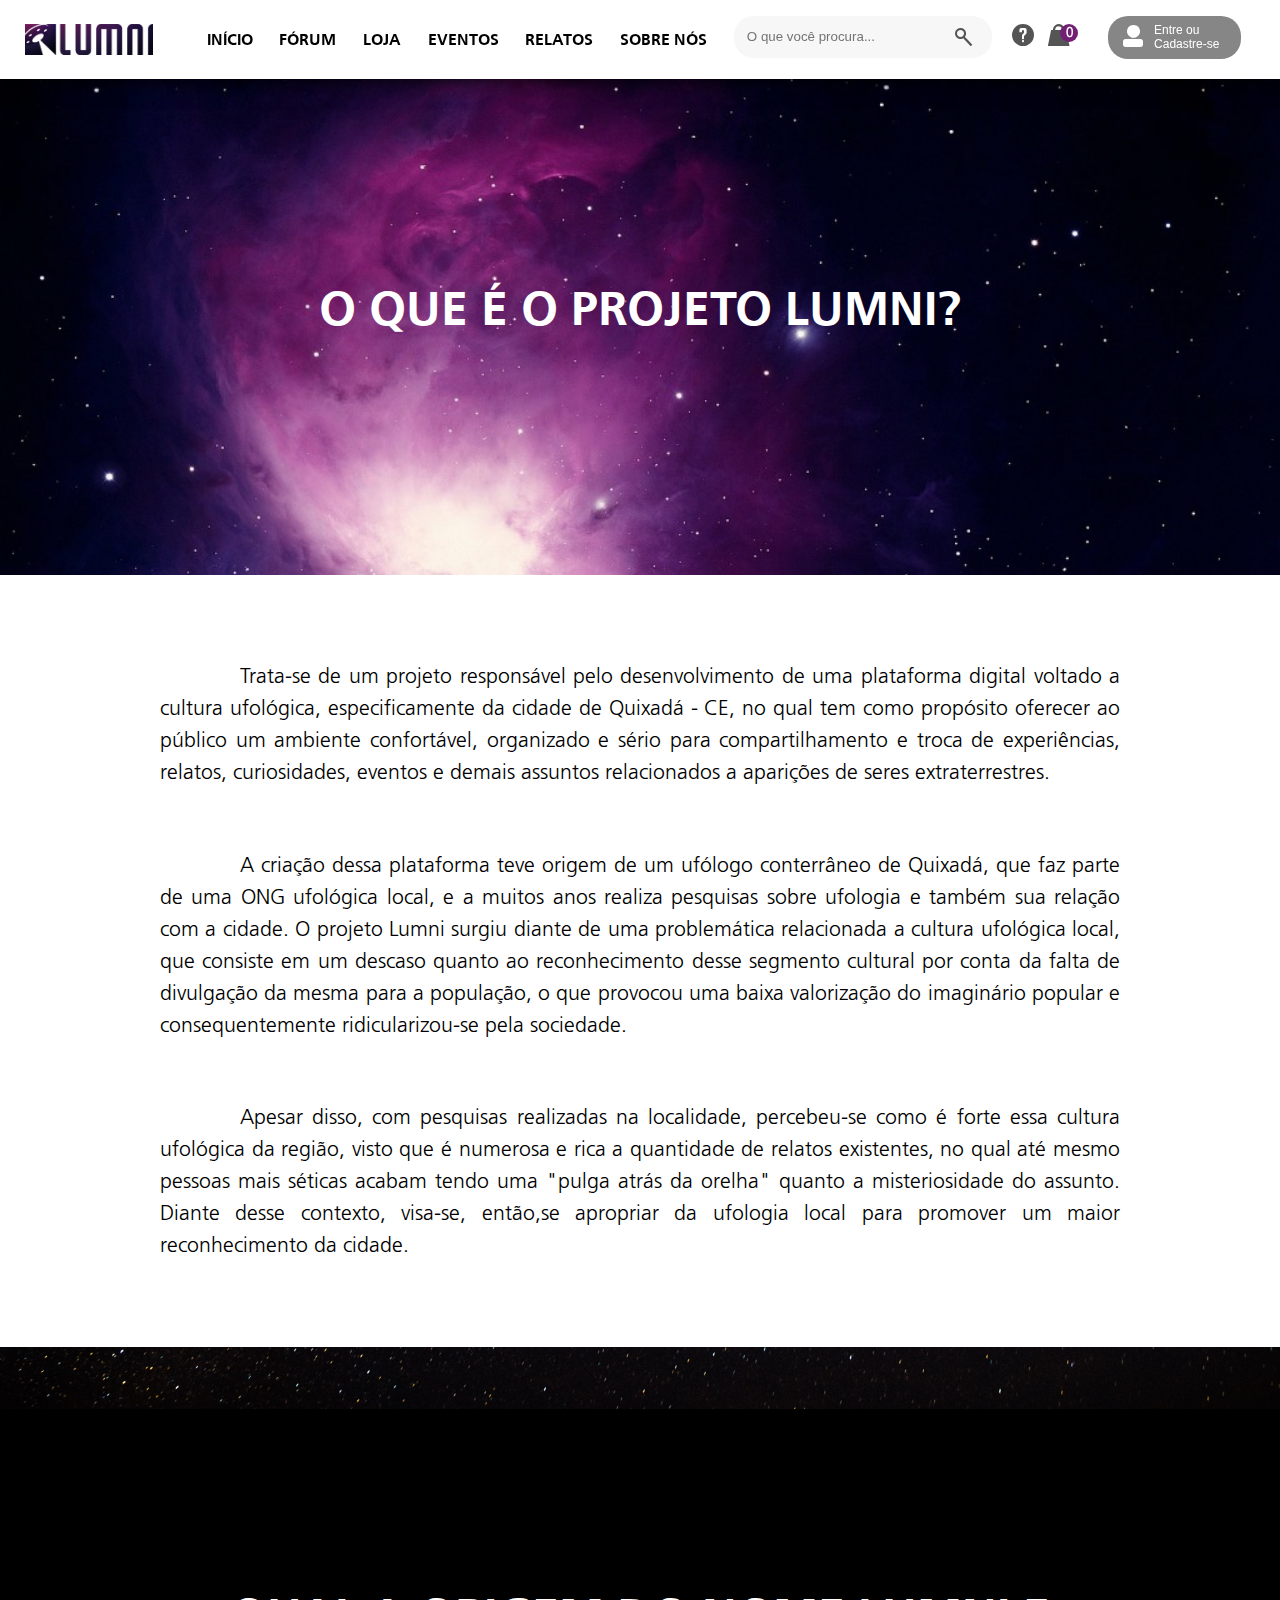
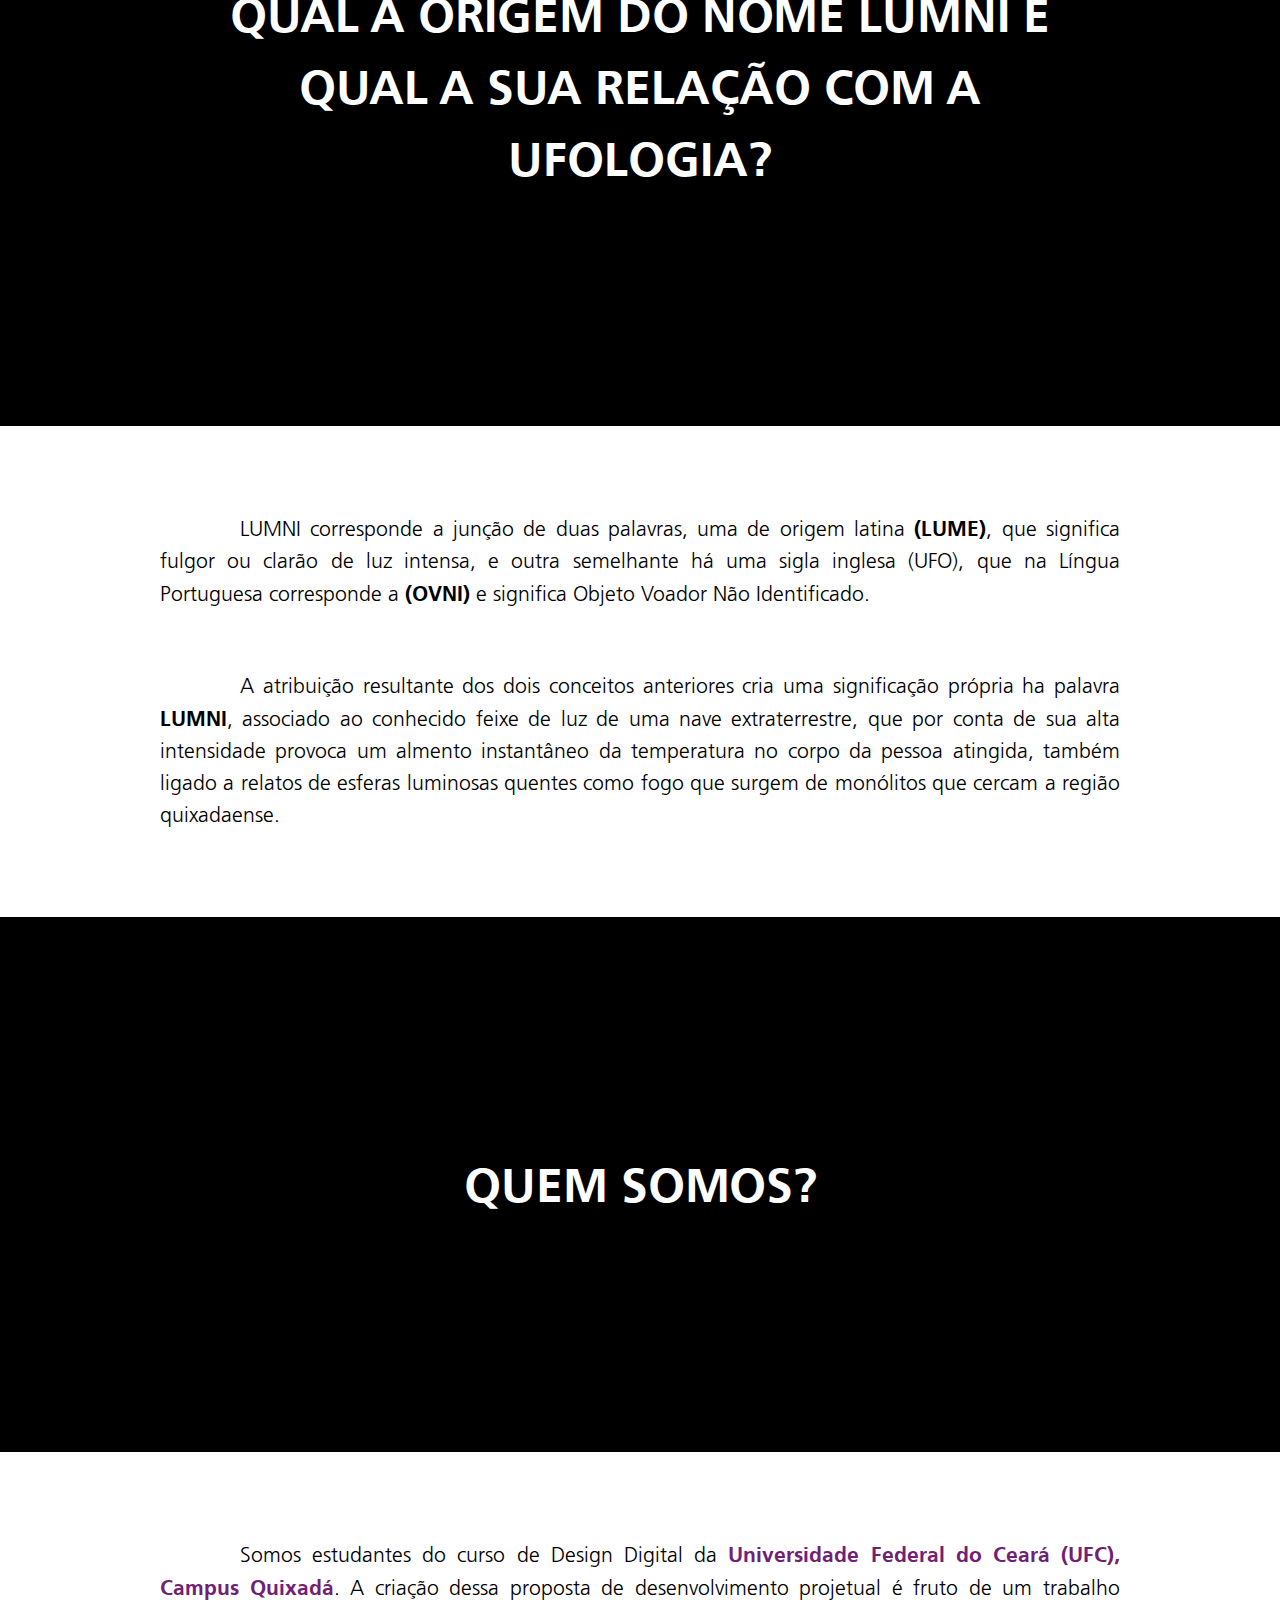
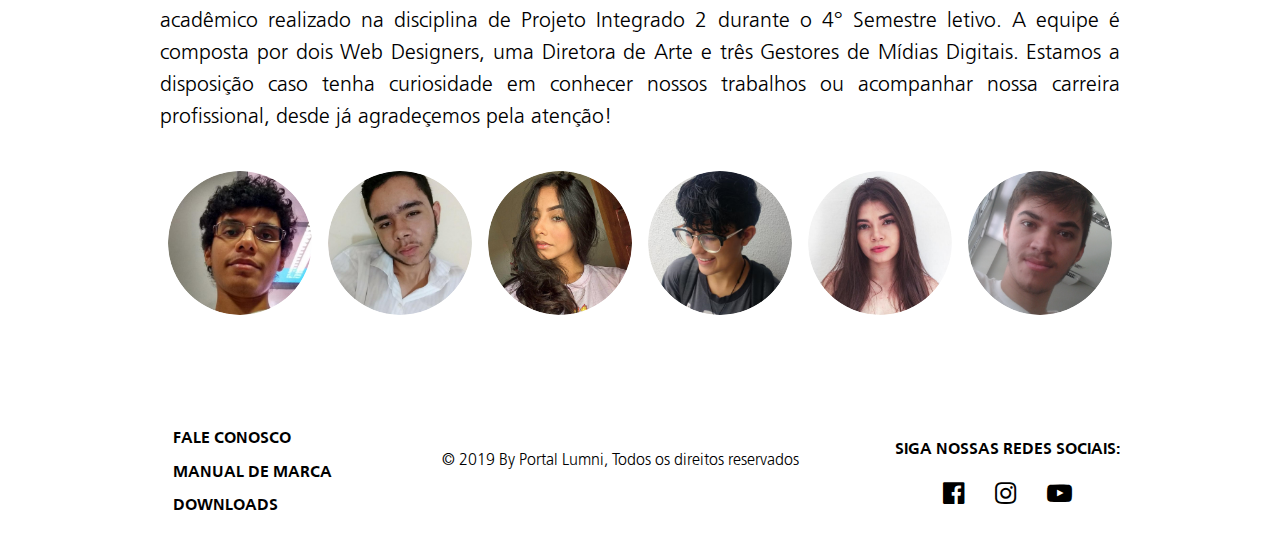
<file: sobre.html>
<!DOCTYPE html>
<html>
<head>
    <meta charset="UTF-8">
    <title>Portal Lumni</title>
    <link rel="stylesheet" href="css/princ.css">
    <link rel="stylesheet" href="icons/style.css" />
    <link rel="stylesheet" href="css/mob-menu.css">
    <link rel="stylesheet" href="css/vertical-menu.css">
    <link rel="stylesheet" href="css/fs-busca.css">
    <link rel="stylesheet" href="css/info.css">
    <link rel="icon" href="img/icon4.png"/>
    <link rel="stylesheet" href="https://cdnjs.cloudflare.com/ajax/libs/font-awesome/4.7.0/css/font-awesome.min.css">
    <meta name="viewport" content="width=device-width, initial-scale=1.0">
</head>

<body>
    <nav>
        <img src="img/logo.png" id="logo" alt="">
        <ul>
            <li class="nav-link"><a href="index.html">INÍCIO</a></li>
            <li class="nav-link"><a href="forum.html">FÓRUM</a></li>
            <li class="nav-link"><a href="loja.html">LOJA</a></li>
            <li class="nav-link"><a href="eventos.html">EVENTOS</a></li>
            <li class="nav-link"><a href="relatos.html">RELATOS</a></li>
            <li class="nav-link"><a href="sobre.html">SOBRE NÓS</a></li>
            <li class="secundary-menu">
                <form class="openBtn" onclick="openSearch()">
                    <input type="text" placeholder="O que você procura..." name="busca">
                    <button type="submit"><i class="icon-B" id="lupa"></i></button>
                </form>
            </li>
            <li class="secundary-menu"><button><i class="icon-I sub-menu"></i></button></li>
            <li id="loja" class="secundary-menu"><button><i class="icon-M sub-menu"><sup>0</sup></i></li>
            <li id="user" class="secundary-menu"><button><i class="icon-U sub-menu"></i>
                    <legend>Entre ou<br> Cadastre-se</legend>
                </button>

            </li>
        </ul>
        <input type="checkbox" id="hub-menu">
        <label for="hub-menu" onclick="openNav()">&#9776;</label>
    </nav>
    <!-- Menu Mobile -->
    <div id="mob-menu" class="container-mob-menu">
        <a href="javascript:void(0)" class="closebtn" onclick="closeNav()">&times;</a>
        <div class="list-menus">
          <a href="index.html">INÍCIO</a>
          <a href="#">FÓRUM</a>
          <a href="loja.html">LOJA</a>
          <a href="eventos.html">EVENTOS</a>
          <a href="relatos.html">RELATOS</a>
          <a href="sobre.html">SOBRE NÓS</a>
        </div>
      </div>
    <!-- Menu Mobile de Busca Tela Cheia -->
    <div id="fullscreen-search" class="container-src">
        <span class="closebtn" onclick="closeSearch()" title="Close Overlay">×</span>
        <div class="container-src-full">
            <form>
                <input type="text" placeholder="O que você procura?" name="search">
                <button type="submit"><i class="icon-B"></i></button>
            </form>
        </div>
    </div>
    <main>
        <section class="s1">
            <div class="container">
                <div class="row">
                    <div class="content">
                        <h2>O que é o projeto Lumni?</h2>
                    </div>
                </div>
            </div>
        </section>
        <section class="s2">
            <div class="container">
                <div class="row">
                    <div class="content">
                        <p>Trata-se de um projeto responsável pelo desenvolvimento de uma plataforma digital voltado a
                            cultura ufológica, especificamente da cidade de Quixadá - CE, no qual tem como propósito
                            oferecer ao público um ambiente confortável, organizado e sério para compartilhamento e
                            troca de
                            experiências, relatos, curiosidades, eventos e demais assuntos relacionados a aparições de
                            seres
                            extraterrestres.</p><br>
                        <p>A criação dessa plataforma teve origem de um ufólogo conterrâneo de Quixadá, que faz parte de
                            uma
                            ONG ufológica local, e a muitos anos realiza pesquisas sobre ufologia e também sua relação
                            com a
                            cidade. O projeto Lumni surgiu diante de uma problemática relacionada a cultura ufológica
                            local,
                            que consiste em um descaso quanto ao reconhecimento desse segmento cultural por conta da
                            falta
                            de divulgação da mesma para a população, o que provocou uma baixa valorização do imaginário
                            popular e consequentemente ridicularizou-se pela sociedade.</p><br>
                        <p>Apesar disso, com pesquisas realizadas na localidade, percebeu-se como é forte essa cultura
                            ufológica da região, visto que é numerosa e rica a quantidade de relatos existentes, no qual
                            até
                            mesmo pessoas mais séticas acabam tendo uma "pulga atrás da orelha" quanto a misteriosidade
                            do
                            assunto. Diante desse contexto, visa-se, então,se apropriar da ufologia local para promover
                            um
                            maior reconhecimento da cidade.</p>
                    </div>
                </div>
            </div>
        </section>
        <section class="s3">
            <div class="container">
                <div class="row">
                    <div class="content">
                        <h2>Qual a origem do nome Lumni e qual a sua relação com a ufologia?</h2>
                    </div>
                </div>
            </div>
        </section>
        <section class="s4">
            <div class="container">
                <div class="row">
                    <div class="content">
                        <p>LUMNI corresponde a junção de duas palavras, uma de origem latina <strong>(LUME)</strong>,
                            que
                            significa fulgor ou clarão de luz intensa, e outra semelhante há uma sigla inglesa (UFO),
                            que na
                            Língua Portuguesa corresponde a <strong>(OVNI)</strong> e significa Objeto Voador Não
                            Identificado.</p><br>
                        <p>A atribuição resultante dos dois conceitos anteriores cria uma significação própria ha
                            palavra
                            <strong>LUMNI</strong>, associado ao conhecido feixe de luz de uma nave extraterrestre, que
                            por
                            conta de sua alta intensidade provoca um almento instantâneo da temperatura no corpo da
                            pessoa
                            atingida, também ligado a relatos de esferas luminosas quentes como fogo que surgem de
                            monólitos
                            que cercam a região quixadaense.</p>
                    </div>
                </div>
            </div>
        </section>
        <section class="s5">
            <div class="container">
                <div class="row">
                    <div class="content">
                        <h2>Quem somos?</h2>
                    </div>
                </div>
            </div>
        </section>
        <section class="s6">
            <div class="container">
                <div class="row">
                    <div class="content">
                        <p>Somos estudantes do curso de Design Digital da <a href="http://dd.quixada.ufc.br/"
                                target="_blank">Universidade Federal do Ceará (UFC), Campus Quixadá</a>. A criação dessa
                            proposta de desenvolvimento projetual é fruto de um trabalho acadêmico realizado na
                            disciplina
                            de Projeto Integrado 2 durante o 4° Semestre letivo. A equipe é composta por dois Web
                            Designers,
                            uma Diretora de Arte e três Gestores de Mídias Digitais. Estamos a disposição caso tenha
                            curiosidade em conhecer nossos trabalhos ou acompanhar nossa carreira profissional, desde já
                            agradeçemos pela atenção!</p><br>
                    </div>
                    <ul class="perfis">
                        <li>
                            <figure class="foto-legenda">
                                <img src="img/perfil-1.png" alt="">
                                <figcaption>
                                    <h3>Samuel Fabián</h3>
                                    <ul>
                                        <li><a href="" class="fa fa-facebook-official"
                                                style="font-size: 20px"></a></li>
                                        <li><a href="https://www.instagram.com/sfabiang/?hl=pt-br" target="_blank" class="fa fa-instagram"
                                                style="font-size: 20px"></a>
                                        </li>
                                    </ul>
                                </figcaption>
                            </figure>
                        </li>
                        <li>
                            <figure class="foto-legenda">
                                <img src="img/perfil-2.png" alt="">
                                <figcaption>
                                    <h3>Mateus Emanuel</h3>
                                    <ul>
                                        <li><a href="https://www.facebook.com/profile.php?id=100009017824927" target="_blank" class="fa fa-facebook-official"
                                                style="font-size: 20px"></a></li>
                                        <li><a href="https://www.instagram.com/mateusemanueld12/?hl=pt-br" target="_blank" class="fa fa-instagram"
                                                style="font-size: 20px"></a>
                                        </li>
                                    </ul>
                                </figcaption>
                            </figure>
                        </li>
                        <li>
                            <figure class="foto-legenda">
                                <img src="img/perfil-3.png" alt="">
                                <figcaption>
                                    <h3>Layla Maria</h3>
                                    <ul>
                                        <li><a href="https://www.facebook.com/profile.php?id=100003817203506" target="_blank" class="fa fa-facebook-official"
                                                style="font-size: 20px"></a></li>
                                        <li><a href="https://www.instagram.com/layla_marya/?hl=pt-br" target="_blank" class="fa fa-instagram"
                                                style="font-size: 20px"></a>
                                        </li>
                                        <li><a href="https://www.youtube.com/channel/UCdJCuouEVwWxGI1UOWu70PA" target="_blank" class="fa fa-youtube-play"
                                                style="font-size: 20px"></a></li>
                                    </ul>
                                </figcaption>
                            </figure>
                        </li>
                        <li>
                            <figure class="foto-legenda">
                                <img src="img/perfil-4.png" alt="">
                                <figcaption>
                                    <h3>Thalia Silva</h3>
                                    <ul>
                                        <li><a href="https://www.facebook.com/thalia.silva.184007" target="_blank" class="fa fa-facebook-official"
                                                style="font-size: 20px"></a></li>
                                        <li><a href="https://www.instagram.com/shinigamits/?hl=pt-br" target="_blank" class="fa fa-instagram"
                                                style="font-size: 20px"></a>
                                        </li>
                                    </ul>
                                </figcaption>
                            </figure>
                        </li>
                        <li>
                            <figure class="foto-legenda">
                                <img src="img/perfil-5.png" alt="">
                                <figcaption>
                                    <h3>Thamires Silva</h3>
                                    <ul>
                                        <li><a href="https://www.facebook.com/profile.php?id=100013598556900" target="_blank" class="fa fa-facebook-official"
                                                style="font-size: 20px"></a></li>
                                        <li><a href="https://www.instagram.com/ssilvathamires/?hl=pt-br" target="_blank" class="fa fa-instagram"
                                                style="font-size: 20px"></a>
                                        </li>
                                    </ul>
                                </figcaption>
                            </figure>
                        </li>
                        <li>
                            <figure class="foto-legenda">
                                <img src="img/perfil-6.png" alt="">
                                <figcaption>
                                    <h3>Matheus Tayson</h3>
                                    <ul>
                                        <li><a href="https://www.facebook.com/profile.php?id=100011967525740" target="_blank" class="fa fa-facebook-official"
                                                style="font-size: 20px"></a></li>
                                        <li><a href="https://www.instagram.com/mateus_thayson/?hl=pt-br" target="_blank" class="fa fa-instagram"
                                                style="font-size: 20px"></a>
                                        </li>
                                    </ul>
                                </figcaption>
                            </figure>
                        </li>
                    </ul>
                </div>
            </div>
        </section>
    </main>
    <footer>
        <ul id="princ">
            <li>
                <ul class="contato">
                    <li>
                        <p><span><a href="contato.html">FALE CONOSCO</a></span></p>
                    </li>
                    <li>
                        <p><span><a href="marca.html">MANUAL DE MARCA</a></span></p>
                    </li>
                    <li>
                        <p><span><a href="downloads.html">DOWNLOADS</span></a></p>
                    </li>
                </ul>
            </li>
            <li>
                <p id="copy">&copy; 2019 By Portal Lumni, Todos os direitos reservados</p>
            </li>
            <li>
                <ul class="social">
                    <p>Siga nossas redes sociais:</p>
                    <li><a href="https://www.facebook.com/Lumni-Quixad%C3%A1-100732148033586/?modal=admin_todo_tour"
                            target="_blank" class="fa fa-facebook-official" style="font-size: 25px"></a></li>
                    <li><a href="https://www.instagram.com/lumniqoficial/" target="_blank" class="fa fa-instagram"
                            style="font-size: 25px"></a></li>
                    <li><a href="https://www.youtube.com/channel/UCUl6dEKOFaK24zm76G0HDrw?view_as=subscriber"
                            target="_blank" class="fa fa-youtube-play" style="font-size: 25px"></a></li>
                </ul>
            </li>
        </ul>
    </footer>
</body>
<script src="js/fullscreen-search.js"></script>
<script src="js/mob-menu.js"></script>
</html>
</file>
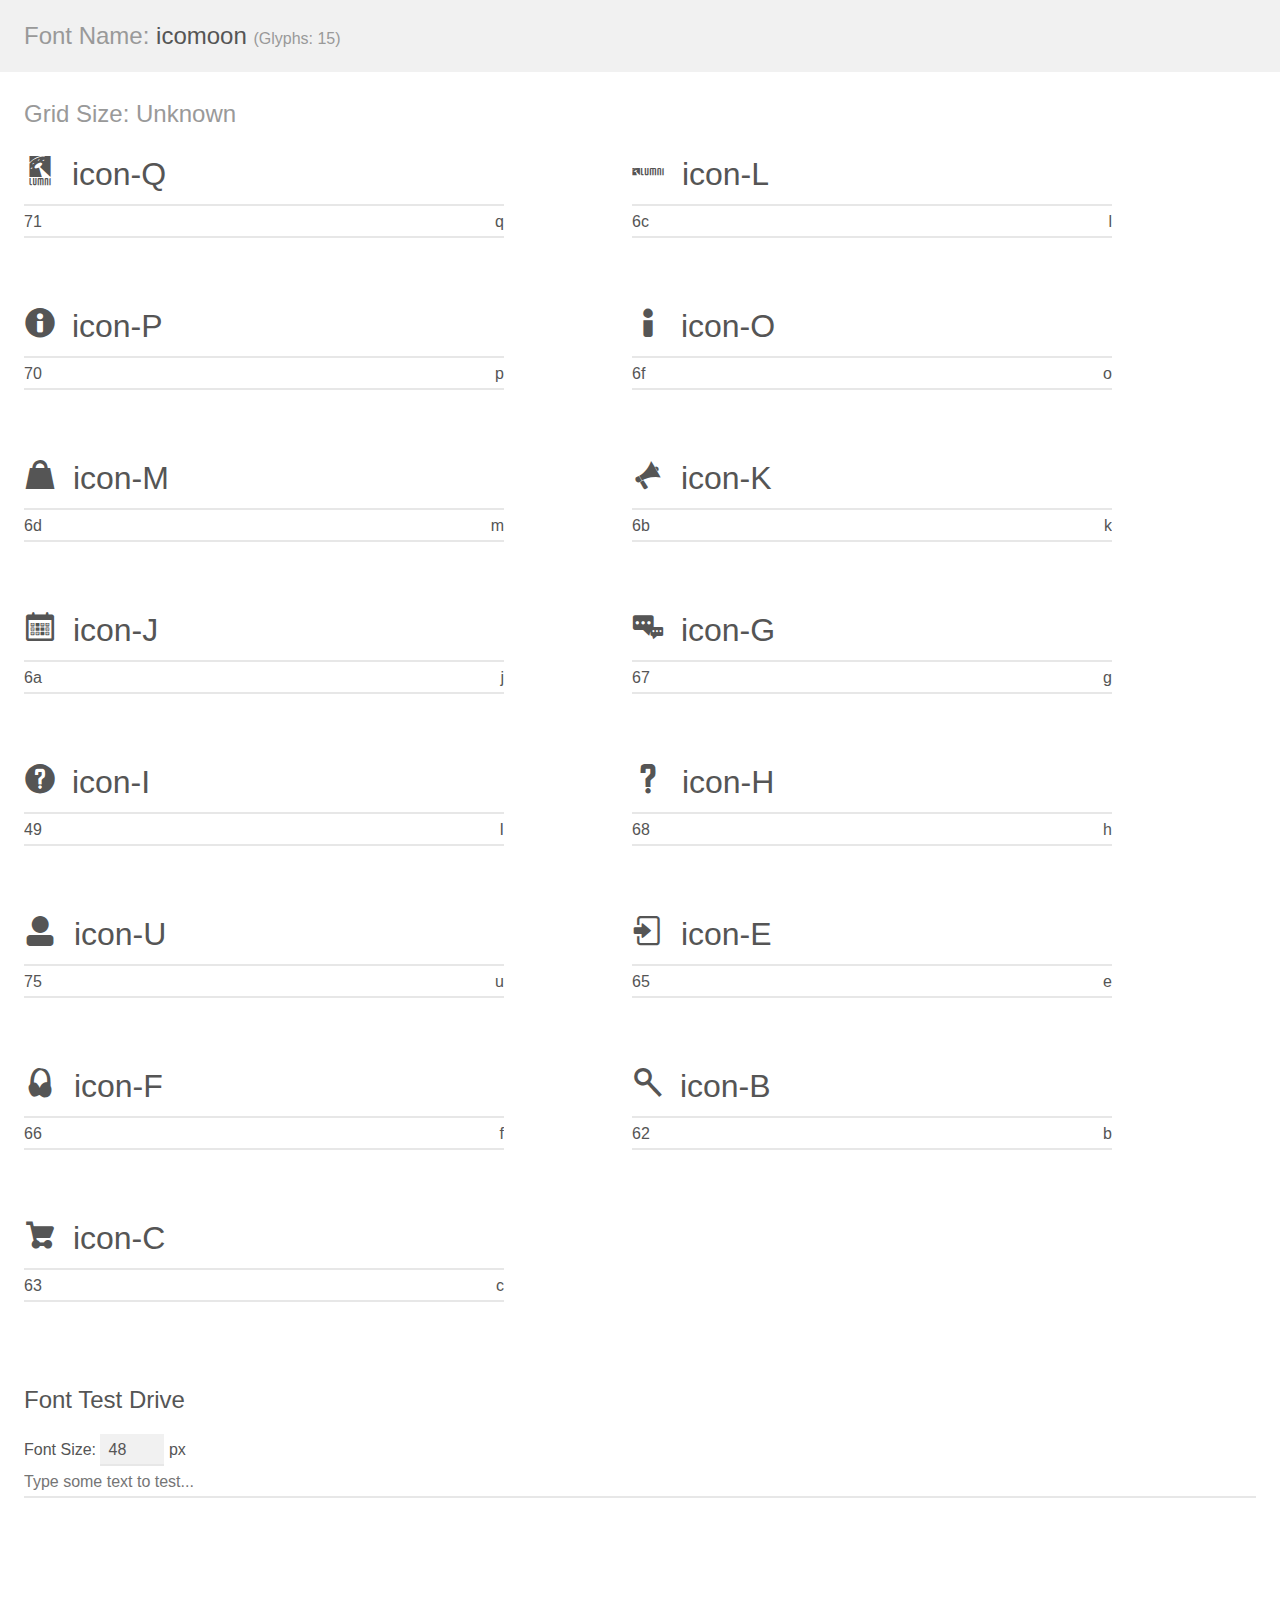
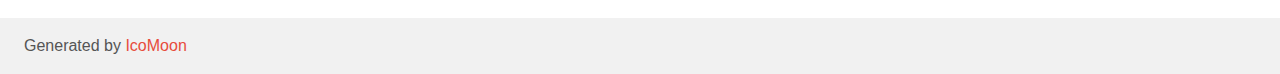
<file: icons/demo.html>
<!doctype html>
<html>
<head>
    <meta charset="utf-8">
    <title>IcoMoon Demo</title>
    <meta name="description" content="An Icon Font Generated By IcoMoon.io">
    <meta name="viewport" content="width=device-width, initial-scale=1">
    <link rel="stylesheet" href="demo-files/demo.css">
    <link rel="stylesheet" href="style.css"></head>
<body>
    <div class="bgc1 clearfix">
        <h1 class="mhmm mvm"><span class="fgc1">Font Name:</span> icomoon <small class="fgc1">(Glyphs:&nbsp;15)</small></h1>
    </div>
    <div class="clearfix mhl ptl">
        <h1 class="mvm mtn fgc1">Grid Size: Unknown</h1>
        <div class="glyph fs1">
            <div class="clearfix bshadow0 pbs">
                <span class="icon-Q"></span>
                <span class="mls"> icon-Q</span>
            </div>
            <fieldset class="fs0 size1of1 clearfix hidden-false">
                <input type="text" readonly value="71" class="unit size1of2" />
                <input type="text" maxlength="1" readonly value="&#x71;" class="unitRight size1of2 talign-right" />
            </fieldset>
            <div class="fs0 bshadow0 clearfix hidden-true">
                <span class="unit pvs fgc1">liga: </span>
                <input type="text" readonly value="" class="liga unitRight" />
            </div>
        </div>
        <div class="glyph fs1">
            <div class="clearfix bshadow0 pbs">
                <span class="icon-L"></span>
                <span class="mls"> icon-L</span>
            </div>
            <fieldset class="fs0 size1of1 clearfix hidden-false">
                <input type="text" readonly value="6c" class="unit size1of2" />
                <input type="text" maxlength="1" readonly value="&#x6c;" class="unitRight size1of2 talign-right" />
            </fieldset>
            <div class="fs0 bshadow0 clearfix hidden-true">
                <span class="unit pvs fgc1">liga: </span>
                <input type="text" readonly value="" class="liga unitRight" />
            </div>
        </div>
        <div class="glyph fs1">
            <div class="clearfix bshadow0 pbs">
                <span class="icon-P"></span>
                <span class="mls"> icon-P</span>
            </div>
            <fieldset class="fs0 size1of1 clearfix hidden-false">
                <input type="text" readonly value="70" class="unit size1of2" />
                <input type="text" maxlength="1" readonly value="&#x70;" class="unitRight size1of2 talign-right" />
            </fieldset>
            <div class="fs0 bshadow0 clearfix hidden-true">
                <span class="unit pvs fgc1">liga: </span>
                <input type="text" readonly value="" class="liga unitRight" />
            </div>
        </div>
        <div class="glyph fs1">
            <div class="clearfix bshadow0 pbs">
                <span class="icon-O"></span>
                <span class="mls"> icon-O</span>
            </div>
            <fieldset class="fs0 size1of1 clearfix hidden-false">
                <input type="text" readonly value="6f" class="unit size1of2" />
                <input type="text" maxlength="1" readonly value="&#x6f;" class="unitRight size1of2 talign-right" />
            </fieldset>
            <div class="fs0 bshadow0 clearfix hidden-true">
                <span class="unit pvs fgc1">liga: </span>
                <input type="text" readonly value="" class="liga unitRight" />
            </div>
        </div>
        <div class="glyph fs1">
            <div class="clearfix bshadow0 pbs">
                <span class="icon-M"></span>
                <span class="mls"> icon-M</span>
            </div>
            <fieldset class="fs0 size1of1 clearfix hidden-false">
                <input type="text" readonly value="6d" class="unit size1of2" />
                <input type="text" maxlength="1" readonly value="&#x6d;" class="unitRight size1of2 talign-right" />
            </fieldset>
            <div class="fs0 bshadow0 clearfix hidden-true">
                <span class="unit pvs fgc1">liga: </span>
                <input type="text" readonly value="" class="liga unitRight" />
            </div>
        </div>
        <div class="glyph fs1">
            <div class="clearfix bshadow0 pbs">
                <span class="icon-K"></span>
                <span class="mls"> icon-K</span>
            </div>
            <fieldset class="fs0 size1of1 clearfix hidden-false">
                <input type="text" readonly value="6b" class="unit size1of2" />
                <input type="text" maxlength="1" readonly value="&#x6b;" class="unitRight size1of2 talign-right" />
            </fieldset>
            <div class="fs0 bshadow0 clearfix hidden-true">
                <span class="unit pvs fgc1">liga: </span>
                <input type="text" readonly value="" class="liga unitRight" />
            </div>
        </div>
        <div class="glyph fs1">
            <div class="clearfix bshadow0 pbs">
                <span class="icon-J"></span>
                <span class="mls"> icon-J</span>
            </div>
            <fieldset class="fs0 size1of1 clearfix hidden-false">
                <input type="text" readonly value="6a" class="unit size1of2" />
                <input type="text" maxlength="1" readonly value="&#x6a;" class="unitRight size1of2 talign-right" />
            </fieldset>
            <div class="fs0 bshadow0 clearfix hidden-true">
                <span class="unit pvs fgc1">liga: </span>
                <input type="text" readonly value="" class="liga unitRight" />
            </div>
        </div>
        <div class="glyph fs1">
            <div class="clearfix bshadow0 pbs">
                <span class="icon-G"></span>
                <span class="mls"> icon-G</span>
            </div>
            <fieldset class="fs0 size1of1 clearfix hidden-false">
                <input type="text" readonly value="67" class="unit size1of2" />
                <input type="text" maxlength="1" readonly value="&#x67;" class="unitRight size1of2 talign-right" />
            </fieldset>
            <div class="fs0 bshadow0 clearfix hidden-true">
                <span class="unit pvs fgc1">liga: </span>
                <input type="text" readonly value="" class="liga unitRight" />
            </div>
        </div>
        <div class="glyph fs1">
            <div class="clearfix bshadow0 pbs">
                <span class="icon-I"></span>
                <span class="mls"> icon-I</span>
            </div>
            <fieldset class="fs0 size1of1 clearfix hidden-false">
                <input type="text" readonly value="49" class="unit size1of2" />
                <input type="text" maxlength="1" readonly value="&#x49;" class="unitRight size1of2 talign-right" />
            </fieldset>
            <div class="fs0 bshadow0 clearfix hidden-true">
                <span class="unit pvs fgc1">liga: </span>
                <input type="text" readonly value="" class="liga unitRight" />
            </div>
        </div>
        <div class="glyph fs1">
            <div class="clearfix bshadow0 pbs">
                <span class="icon-H"></span>
                <span class="mls"> icon-H</span>
            </div>
            <fieldset class="fs0 size1of1 clearfix hidden-false">
                <input type="text" readonly value="68" class="unit size1of2" />
                <input type="text" maxlength="1" readonly value="&#x68;" class="unitRight size1of2 talign-right" />
            </fieldset>
            <div class="fs0 bshadow0 clearfix hidden-true">
                <span class="unit pvs fgc1">liga: </span>
                <input type="text" readonly value="" class="liga unitRight" />
            </div>
        </div>
        <div class="glyph fs1">
            <div class="clearfix bshadow0 pbs">
                <span class="icon-U"></span>
                <span class="mls"> icon-U</span>
            </div>
            <fieldset class="fs0 size1of1 clearfix hidden-false">
                <input type="text" readonly value="75" class="unit size1of2" />
                <input type="text" maxlength="1" readonly value="&#x75;" class="unitRight size1of2 talign-right" />
            </fieldset>
            <div class="fs0 bshadow0 clearfix hidden-true">
                <span class="unit pvs fgc1">liga: </span>
                <input type="text" readonly value="" class="liga unitRight" />
            </div>
        </div>
        <div class="glyph fs1">
            <div class="clearfix bshadow0 pbs">
                <span class="icon-E"></span>
                <span class="mls"> icon-E</span>
            </div>
            <fieldset class="fs0 size1of1 clearfix hidden-false">
                <input type="text" readonly value="65" class="unit size1of2" />
                <input type="text" maxlength="1" readonly value="&#x65;" class="unitRight size1of2 talign-right" />
            </fieldset>
            <div class="fs0 bshadow0 clearfix hidden-true">
                <span class="unit pvs fgc1">liga: </span>
                <input type="text" readonly value="" class="liga unitRight" />
            </div>
        </div>
        <div class="glyph fs1">
            <div class="clearfix bshadow0 pbs">
                <span class="icon-F"></span>
                <span class="mls"> icon-F</span>
            </div>
            <fieldset class="fs0 size1of1 clearfix hidden-false">
                <input type="text" readonly value="66" class="unit size1of2" />
                <input type="text" maxlength="1" readonly value="&#x66;" class="unitRight size1of2 talign-right" />
            </fieldset>
            <div class="fs0 bshadow0 clearfix hidden-true">
                <span class="unit pvs fgc1">liga: </span>
                <input type="text" readonly value="" class="liga unitRight" />
            </div>
        </div>
        <div class="glyph fs1">
            <div class="clearfix bshadow0 pbs">
                <span class="icon-B"></span>
                <span class="mls"> icon-B</span>
            </div>
            <fieldset class="fs0 size1of1 clearfix hidden-false">
                <input type="text" readonly value="62" class="unit size1of2" />
                <input type="text" maxlength="1" readonly value="&#x62;" class="unitRight size1of2 talign-right" />
            </fieldset>
            <div class="fs0 bshadow0 clearfix hidden-true">
                <span class="unit pvs fgc1">liga: </span>
                <input type="text" readonly value="" class="liga unitRight" />
            </div>
        </div>
        <div class="glyph fs1">
            <div class="clearfix bshadow0 pbs">
                <span class="icon-C"></span>
                <span class="mls"> icon-C</span>
            </div>
            <fieldset class="fs0 size1of1 clearfix hidden-false">
                <input type="text" readonly value="63" class="unit size1of2" />
                <input type="text" maxlength="1" readonly value="&#x63;" class="unitRight size1of2 talign-right" />
            </fieldset>
            <div class="fs0 bshadow0 clearfix hidden-true">
                <span class="unit pvs fgc1">liga: </span>
                <input type="text" readonly value="" class="liga unitRight" />
            </div>
        </div>
    </div>

    <!--[if gt IE 8]><!-->
    <div class="mhl clearfix mbl">
        <h1>Font Test Drive</h1>
        <label>
            Font Size: <input id="fontSize" type="number" class="textbox0 mbm"
            min="8" value="48" />
            px
        </label>
        <input id="testText" type="text" class="phl size1of1 mvl"
        placeholder="Type some text to test..." value=""/>
        <div id="testDrive" class="icon-" style="font-family: icomoon">&nbsp;
        </div>
    </div>
    <!--<![endif]-->
    <div class="bgc1 clearfix">
        <p class="mhl">Generated by <a href="https://icomoon.io/app">IcoMoon</a></p>
    </div>

    <script src="demo-files/demo.js"></script>
</body>
</html>
</file>
<file: css/princ.css>
@charset "utf-8";

@font-face {
    font-family: 'Frutiger 45 Light'; 
    src: url("../fonts/frutiger-45-light.otf");
}

@font-face {
    font-family: 'Frutiger Bold';
    src: url("../fonts/Frutiger\ Bold.ttf");
}

html{
    font-family: "Frutiger 45 Light";
}

body{
    background-color: rgb(54, 54, 54);
    margin: 0;
}

a{
    text-decoration: none;
    color: rgb(113, 32, 115);
}

ul li{
    list-style: none;
}

h1,h2{
    font-family: 'Frutiger Bold';
}

p{
    font-family: "Frutiger 45 Light";
    text-align: justify;
}

/*layout do nav-menu*/

nav{
    background-color: white;
    display: flex;
    align-items: center;
    justify-content: center;
    position: fixed;
    top: 0;
    width: 100%;
    z-index: 1;
    box-shadow: 0px 0px 20px 0px;
}
#logo{
    display: flex;
    width: 10%;
}
nav ul{
    display: flex;
    flex-wrap: wrap;
}

ul li{
    flex-wrap: wrap;
}

ul li a{
    display: flex;
    color: black;
    font-family: 'Frutiger Bold';
    margin: 10pt;
}
ul li a:hover{
    color: rgb(113, 32, 115);
}
nav form{
    margin: 0 10pt;
    display: flex;
}
nav form input{
    border:none;
    background: rgb(247, 247, 247);
    padding: 1em;
    border-radius: 15pt 0 0 15pt;
    justify-content: center;
    outline: 0;
}



nav form button{
    padding: 8pt;
    background: rgb(247, 247, 247);
    border: none;
    align-items: center;
    border-radius: 0 15pt 15pt 0;
    margin-left: 0;
    font-size: 20px;
    cursor: pointer;
    outline: 0;
}
nav form button i {
    float: right;
    margin: 0 5pt;
    color: rgb(85, 85, 85);
}
nav button{
    display: flex;
    border: none;
    background: none;
    align-items: center;
    font-size: 18pt;
    cursor: pointer;
    color: rgb(85, 85, 85);
    outline: 0;
}
.sub-menu{
    margin: 5pt 0;
}
.sub-menu:hover{
    color: rgb(113, 32, 115);
}
nav button legend{
    font-size: 9pt;
    text-align: left;
    margin: 0 5pt;
}
#user button{
    background: rgb(134, 134, 134);
    border-radius: 15pt;
    padding: 2pt 10pt;
    margin: 0 10pt;
    color: white;
}

#user button:hover{
    background-color: rgb(113, 32, 115);
    color: white;
}

#user button i:hover{
    color: white;
}

#loja sup{
   margin:0;
   font-family: "Frutiger 45 Light";
   font-size: 10pt;
   font-weight: bolder;
   padding: 2pt 4pt;
   position: relative;
   left: -8pt;
   top: 0;
   border-radius: 50pt;
   background-color: rgb(113, 32, 115);
   color: white;
   float: right;
}

label[for="hub-menu"]{
    padding: 5px;
    font-family: "Frutiger 45 Light";
    font-size: 18pt;
    text-align: right;
    cursor: pointer;
    display: none;
}


footer{
    display: flex;
    background-color: white;
    text-align: center;
    flex-flow: column wrap;
    padding: 2em;
}
footer a{
    color: black;
    outline: none;
    text-decoration: none;
}

footer a:hover{
    color: #712073;
}



footer p{
    color: black;
    font-size: 12pt;
}
.social{
    padding: 0;
    margin: 0;
}

.social li{
    display: inline-block;
    padding: 0;
    outline: none;
    text-decoration: none;
    list-style: none;
    margin-top: -5pt;
}

footer .social p{
    color: black;
    font-size: 12pt;
    font-family: 'Frutiger Bold';
    text-transform: uppercase;
    padding: 0;
}

#copy{
    padding: 0pt 10pt;
    margin-top: -5pt;
}



#hub-menu{
    display: none;
}

@media (max-width:800px){
    nav{
        justify-content: center;
    }
    #logo{
        width: 20%;
        padding: 10pt;
    }
    label[for="hub-menu"]{
        display: block;
        margin-left: -5%;
    }
    .nav-link{
        display: none;
    }
    nav ul{
        position: relative;
        left: -5%;
    }
    
}

@media(max-width:720px){
    nav form input{
        width: 8vw;
    }
    nav form input::-webkit-input-placeholder{
        visibility: hidden;
    }
    label[for="hub-menu"]{
        display: block;
        margin-left: -6%;
    }
    nav ul{
        position: relative;
        left: -6%;
    }


@media (max-width:600px){
    nav{
        justify-content: center;
        align-items: center;

    }
    #logo{
        width: 31%;
    }
    label[for="hub-menu"]{
        font-size: 18pt;
        position: relative;
        display: block;
    }
    label[for="hub-menu"]:hover{
        color: rgb(113, 32, 115);
        font-weight: bolder;
    }
    nav form{
        margin: 0;
    }
    nav form input{
        display: none;
    }
    nav form button{
        background: none;
        padding: 8pt 0;
    }
    nav legend{
        display: none;
    }
    nav ul{
        display: flex;
        align-items: center;
        justify-content: center;
    }
    .sub-menu{
        margin-top:6pt;
        font-size: 16pt;
    }
    #user button{
        display: flex;
        align-items: center;
        background: white;
        border-radius:0;
        padding: 0;
        margin: 1pt 5pt 0 0;
        font-size: 8pt;
        color: rgb(85, 85, 85);
    }
    #user button:hover{
        background: white;
    }
    #user button i:hover{
        background: white;
        color: rgb(113, 32, 115);
    }
    nav form button i{
        margin: 2pt;
        font-size: 16pt;
    }
    .secundary-menu{
        align-items: center;
        font-size: 16pt;
    }
    }
}

@media (max-width:320px){ 
    nav ul{
        position: relative;
        left: -10%;
    }
    label[for="hub-menu"]{
        top: 0;
        left: -4%;
    } 
}
</file>
<file: icons/style.css>
@font-face {
  font-family: 'icomoon';
  src:  url('fonts/icomoon.eot?1g49xb');
  src:  url('fonts/icomoon.eot?1g49xb#iefix') format('embedded-opentype'),
    url('fonts/icomoon.ttf?1g49xb') format('truetype'),
    url('fonts/icomoon.woff?1g49xb') format('woff'),
    url('fonts/icomoon.svg?1g49xb#icomoon') format('svg');
  font-weight: normal;
  font-style: normal;
  font-display: block;
}

[class^="icon-"], [class*=" icon-"] {
  /* use !important to prevent issues with browser extensions that change fonts */
  font-family: 'icomoon' !important;
  speak: none;
  font-style: normal;
  font-weight: normal;
  font-variant: normal;
  text-transform: none;
  line-height: 1;

  /* Better Font Rendering =========== */
  -webkit-font-smoothing: antialiased;
  -moz-osx-font-smoothing: grayscale;
}

.icon-Q:before {
  content: "\71";
}
.icon-L:before {
  content: "\6c";
}
.icon-P:before {
  content: "\70";
}
.icon-O:before {
  content: "\6f";
}
.icon-M:before {
  content: "\6d";
}
.icon-K:before {
  content: "\6b";
}
.icon-J:before {
  content: "\6a";
}
.icon-G:before {
  content: "\67";
}
.icon-I:before {
  content: "\49";
}
.icon-H:before {
  content: "\68";
}
.icon-U:before {
  content: "\75";
}
.icon-E:before {
  content: "\65";
}
.icon-F:before {
  content: "\66";
}
.icon-B:before {
  content: "\62";
}
.icon-C:before {
  content: "\63";
}
</file>
<file: css/mob-menu.css>
.container-mob-menu{
    height: 100%;
    width: 0;
    position: fixed;
    z-index: 2000;
    top: 0;
    left: 0;
    background-color: rgb(0,0,0);
    background-color: rgba(0, 0, 0, 0.952);
    overflow-x: hidden;
    transition: 0.5s;
  } 
  
  .list-menus {
    position: relative;
    top: 25%;
    width: 100%;
    text-align: center;
    margin-top: 30px;
  }
  
  .container-mob-menu a {
    padding: 8px;
    text-decoration: none;
    font-size: 36px;
    color: #818181;
    display: block;
    transition: 0.3s;
  }
  
  .container-mob-menu a:hover, .container-mob-menu a:focus {
    color: #f1f1f1;
  }
  
  .container-mob-menu .closebtn {
    position: absolute;
    top: 20px;
    right: 45px;
    font-size: 60px;
  }
  
  @media screen and (max-height: 450px) {
    .container-mob-menu a {font-size: 20px}
    .container-mob-menu .closebtn {
    font-size: 40px;
    top: 15px;
    right: 35px;
    }
  }
  @media(max-width:320px){
    .container-mob-menu a {
      font-size: 30px;
    }
  }
</file>
<file: css/vertical-menu.css>
@font-face {
    font-family: 'Frutiger 45 Light'; 
    src: url("../fonts/frutiger-45-light.otf");
}

@font-face {
    font-family: 'Frutiger Bold';
    src: url("../fonts/Frutiger\ Bold.ttf");
}



#vertical-menu a {
    position: fixed;
    left: -200px;
    transition: 0.3s;
    padding: 15px 85px 15px 15px;
    width: 100pt;
    text-decoration: none;
    font-size: 18px;
    margin-top: 10%;
    font-family: 'Frutiger Bold';
    border-radius: 0 12pt 12pt 0;
    outline: 0;
    transition: all .4s;
    cursor: pointer;
  }
  
  
  #welcome {
    top: 115px;
    background-color: rgb(113,32,115);
    color: white;
    filter: brightness(150%);
  }

  #welcome:hover{
    left: 0;
  }
  
  #news {
    top: 180px;
    background-color: rgb(160, 160, 160);
    color: rgb(0, 0, 0);
    filter: brightness(150%);
  }

  #news:hover {
    left: 0;
  }

  #products {
    top: 270px;
    background-color: rgb(16,18,64);
    color: white;
    filter: brightness(230%);
  }
  #products:hover {
    left: 0;
  }

  /*Manual de Marca*/
  #sec8 {
    top: 0%;
    background-color: rgb(160, 160, 160);
    color: rgb(0, 0, 0);
    filter: brightness(150%);
    font-size: 12pt;
  }

  #sec8:hover {
    left: 0;
  }

  #sec9 {
    top: 9%;
    background-color: rgb(63,22,91);
    color: rgb(255, 255, 255);
    filter: brightness(150%);
  }

  #sec9:hover {
    left: 0;
  }

  #sec10 {
    top: 18%;
    background-color: rgb(160, 160, 160);
    color: rgb(0, 0, 0);
    filter: brightness(150%);
  }

  #sec10:hover {
    left: 0;
  }

  #sec11 {
    top: 27%;
    background-color: rgb(160, 160, 160);
    color: rgb(0, 0, 0);
    filter: brightness(150%);
  }

  #sec11:hover {
    left: 0;
  }

  #sec12 {
    top: 36%;
    background-color: rgb(160, 160, 160);
    color: rgb(0, 0, 0);
    filter: brightness(150%);
  }

  #sec12:hover {
    left: 0;
  }

  #sec13 {
    top: 45%;
    background-color: rgb(16,18,64);
    color: rgb(255, 255, 255);
    filter: brightness(150%);
  }

  #sec13:hover {
    left: 0;
  }

  #sec14 {
    top: 52%;
    background-color: rgb(74, 21, 75);
    color: rgb(255, 255, 255);
    filter: brightness(150%);
  }

  #sec14:hover {
    left: 0;
  }

  #sec15 {
    top: 61%;
    background-color: rgb(160, 160, 160);
    color: rgb(0, 0, 0);
    filter: brightness(150%);
  }

  #sec15:hover {
    left: 0;
  }

  @media(max-width:800px){
    #vertical-menu a{
        margin-top: 45%;
    }
  }
  @media(max-width:720px){
    #vertical-menu a{
      z-index: 20;
  }
  }

  @media(max-width:600px){
    #vertical-menu a{
        margin-top:60%;
        left: -210px;
    }
  }
</file>
<file: css/home.css>
@font-face {
    font-family: 'Frutiger 45 Light'; 
    src: url("../fonts/frutiger-45-light.otf");
}

@font-face {
    font-family: 'Frutiger Bold';
    src: url("../fonts/Frutiger\ Bold.ttf");
}

html{
    scroll-behavior: smooth;
}



#sc-news{
    background-color: rgb(243, 243, 243);
    padding: 8em 10em 4em 10em;
    margin-top: 48%;
    
}


.more{
    cursor: pointer;
    margin-top: 2%;
}
.more:hover{
    color: rgb(63, 22, 91);
}
.info{
    margin: 0;
    padding: 0;
}
.info ul{
    display: flex;
    padding: 0;
    margin: 0;
    justify-content: space-between;
    align-items: center;
}
.info li{
    cursor: pointer;
    padding: 0;
    margin: 0;
}
.info li:hover{
    color: rgb(63, 22, 91);
}
.info i{
    margin: 0;
    padding: 0;
}

.more p{
    font-size: 15pt;
    font-family: 'Frutiger Bold';
    text-align: center;
}
.more a{
    color: black;
}
.more a:hover{
    color: rgb(63, 22, 91);
}
.more i{
    padding: 5pt;
}




.h-stoque{
    display: grid;
    grid-template-columns: auto auto auto auto;
    align-items: center;
    padding: 0;
    margin: 0;
}
.h-stoque .container-prod{
    background-color: white;
    color: black;
    padding: 10pt;
    margin: 5pt;
    height: 92%;
    cursor: pointer;
}

.h-stoque h3{
    font-size: 18pt;
    font-family: 'Frutiger Bold';
    hyphens: auto;
    text-align: center;
    margin: 0;
    padding: 0;

}
.h-stoque p{
    font-size: 18pt;
    text-align: left;
}
.h-stoque img{
    height:55%;
}


.options{
    margin: 0;
    padding: 0;
    display: flex;
    align-items: center;
    justify-content: space-between;
    font-size: 12pt;
    width: 100%;
}
.favorite{
    float: right;
    text-align: right;
}
.avl{
    display: flex;
    justify-content: space-between;
    align-items: center;
    width: 100%;
}
.options li{
    padding: 0;
    margin: 0;
    align-items: center;
}
#compra{
    background-color: rgb(16,18,64);
    color: white;
    border-radius: 30pt;
}
#compra a{
    color: white;
}
#compra i{
    margin: 1pt;
}

.options li i{
    float: right;
    align-items: center;
}
.more2{
    display: flex;
    justify-content: center;
    align-items: center;
    margin-top: 3%;
}
.checked{
    color: rgb(242, 200, 50);
}
.more2 p{
    font-size: 15pt;
    font-family: 'Frutiger Bold';
    text-align: center;
}
.more2 a{
    color: white;
}
.more2 i{
    padding: 5pt;
}


@media(max-width:800px){
    .h-stoque .container-prod{
        height: 92%;
    }
    #sc-news{
    padding:6em 3em 4em 3em;
    margin-top: 120%;
    }
    #sc-products{
        padding: 10em 3em 4em 3em;
    }
    .noticias{
        grid-template-columns: auto auto;
    }
    .h-stoque{
        grid-template-columns: auto auto;
    }
    .h-stoque li{
        margin: 10pt 0;
    }
    .h-stoque img{
        height: 55%;
    }
}
@media(max-width:720px){
    .h-stoque img{
        height: 50%;
    }
    #sc-news{
        margin-top: 145%;
    }
}

@media(max-width:600px){
    .favorite{
        margin: -4pt 0 0 0;
    }
    #sc-news{
        padding: 6em 2em 4em 2em;
        margin-top: 170%;
    }
    #sc-products{
        padding: 8em 2em 4em 2em;
        grid-template-columns: auto;
    }
    .h-stoque{
        grid-template-columns: auto;
    }
    .h-stoque img{
        height: auto;
    }
    .noticias{
        grid-template-columns: auto;
    }
    #p-desq{
        padding: 12pt;
    }
    .no-mob{
        display: none;
    }
    .favorite{
        top: -6%;
    }
}
</file>
<file: css/forum.css>
main{
    background-color: rgb(241, 241, 241);
}
.presentation-forum{
    background-image: url('../img/bg2.jpeg');
    background-size: cover;
    background-position:top;
    background-repeat: no-repeat;
    background-attachment: fixed;
    padding: 14em 0;
}

.presentation-forum h2,p{
    text-align: center;
    color: white;
}
.presentation-forum h2{
    font-size: 6em;
    margin: 0;
}
.presentation-forum p{
    font-size: 2em;
    margin: 0;
}
#forum-user img{
    width: 55%;
    border-radius: 50%;
}
.ofc-forum{
    display: grid;
    grid-template-columns: auto auto;
    justify-content: space-around;
    vertical-align: top;
    align-items: center;
    padding: 2em 10em;
}
.aside-forum{
    margin-bottom: 317%;
}

.aside-forum div{
    padding: 2em;
    background-color: rgba(63, 22, 91, 0.904);
    display: grid;
    box-shadow: 1px 1px 4px black;
    grid-template-columns: auto;
    vertical-align: top;
    width: 75%;
    margin: 0 10pt 10pt 0;
}
.aside-forum div h2{
    font-size: 2em;
    text-transform: uppercase;
    color: white;
}
.aside-forum div a{
    color: white;
    font-family: 'Frutiger 45 Light';
    margin: 5pt 0;
}
.aside-forum div h3{
    margin: 5pt 0;
}
.main-forum{
    margin-top: 8em;
}
.post-user{
    background-color: white;
    box-shadow: 1px 1px 4px snow;
    border-radius: 0 20pt 0 20pt;
    margin-bottom: 2em;
    border-bottom: 10px solid rgb(63, 22, 91);
    box-shadow: 1px 1px 4px rgb(170, 170, 170);
    display: grid;
    grid-template-columns: auto auto;
    justify-content: space-around;
    align-items: center;
}
.post-user i{
    margin: 0 3pt;
}
.post-user .perfil-user{
    display: grid;
    grid-template-columns: auto;
    justify-content: center;
    align-items: center;
    width: 55%;
    padding: 40pt;
}
.post-user .perfil-user h4{
    color: rgb(0, 0, 0);
    font-size: 18pt;
    margin: 2pt 0;
    text-align: center;
}
.post-user .perfil-user p#on{
    color: rgb(19, 230, 0);
    margin: 0;
}
.post-user .perfil-user p#off{
    color: rgb(209, 23, 32);
    margin: 0;
}

.post-user .perfil-user img{
    width: 100%;
    border-radius: 50%;
}
.post-user .conteudo-post{
    display: grid;
    grid-template-columns: auto;
    justify-content: space-around;
    align-items: center;
    position: relative;
    width: 560pt;
    padding: 5pt 20pt 0 20pt;
    margin: 0;
    cursor: pointer;
}
.post-user legend{
    background-color: rgb(63, 22, 91);
    padding: 10pt;
    color: white;
    width: 22%;
    border-radius: 20pt;
    font-family: 'Frutiger Bold';
    position: absolute;
    top: 0;
    right: 0;
    margin: 20pt;
    text-align: center;
}
.post-user legend i{
    margin: 2pt;    
    float: right;
}
.post-user .conteudo-post strong{
    cursor: pointer;
    font-family: 'Frutiger Bold';
}

.post-user .conteudo-post p{
    color: black;
    text-align: justify;
}

.post-user .conteudo-post label{
    color: rgb(136, 135, 135);
    font-size: 13pt;
    margin: 0;
}
.opc-post{
    display: grid;
    grid-template-columns: auto auto auto;
    justify-content: space-between;
    font-size: 13pt;
}

.opc-post p:hover{
    color: rgb(63, 22, 91);
    cursor: pointer;
}

.more2{
    display: flex;
    justify-content: center;
    align-items: center;
    margin-top: 3%;
}

.more2 p{
    font-size: 15pt;
    font-family: 'Frutiger Bold';
    text-align: center;
    color: rgb(63, 22, 91);
}
.more2 a{
    color: rgb(63,22,91);
}
.more2 i{
    padding: 5pt;
}


/*Menu do Usuário*/
  
.dropdown {
    position: relative;
    display: inline-block;
}
.dropdown-content {
    display: none;
    position: absolute;
    right: -50%;
    background-color: white;
    min-width: 120px;
    overflow: auto;
    box-shadow: 0px 8px 16px 0px rgba(0,0,0,0.2);
    z-index: 1;
  }
  
.dropdown-content a {
    color: black;
    padding: 10pt;
    text-decoration: none;
    display: block;
    text-align: center;
}
.dropdown-content i{
    margin: 0 2pt;
}
  
.dropdown a:hover {background-color: rgb(63, 22, 91); color: white;}
  
.show {display: block;}

#forum-user button{
    padding: 0;
    margin: 0;
    width: 55pt;
}

@media (max-width:800px){
    .presentation-forum{
        padding: 24em 0;
    }
    .presentation-forum h2{
        padding: 0 30pt;
    }
    #forum-user button{
        padding: 0;
        position: relative;
        margin: 6pt 40pt 6pt 10pt;
        width: 35pt;
        float: left;
    }
    #forum-user i{
        font-size: 12pt;
    }

    .dropdown-content {
        top: 100%;
        right: 0%;
      }
      .dropdown-content a {
        font-size: 10pt;
    }
    .ofc-forum{
        display: grid;
        grid-template-columns: auto;
        justify-content: center;
        align-items: center;
        padding: 2em;
    }
    .post-user{
        position: relative;
        left: -3%;
    }
    .post-user .conteudo-post{
        position: relative;
        left: -20%;
        padding: 0;
        width:110%;
        padding: 0pt;
    }
    .post-user .conteudo-post h2{
        text-align: center;
        padding: 10pt 0 0pt 0;
    }
    .post-user .conteudo-post legend{
        position: relative;
        width: 80%;
    }
    .aside-forum{
        margin-bottom: -20%;
        padding: 0;
    }
    .aside-forum div{
        padding: 2em;
        background-color: rgb(63, 22, 91);
        width: 85%;
        margin: 15pt;
    }
    .aside-forum h2{
        text-align: center;
    }
    .aside-forum a{
        text-align: center;
    }
    .aside-forum h3{
        text-align: center;
    }
    .more2{
        display: flex;
        justify-content: center;
        align-items: center;
        position: relative;
        margin-left: 15%;
    }
}

@media(max-width:720px){
    .more2{
        position: relative;
        margin-left: 0%;
    }
}

@media (max-width:600px){
    #forum-user button{
        padding: 0;
        margin: 0;
        width: 35pt;
    }
    #forum-user i{
        font-size: 12pt;
    }
    .presentation-forum{
        padding: 14em 0;
    }
    .presentation-forum h2{
        margin: 0;
        font-size: 5em;
    }
    .presentation-forum p{
        margin: 0 15pt;
    }
    .ofc-forum{
        display: grid;
        grid-template-columns: auto;
        justify-content: center;
        align-items: center;
        padding: 2em;
    }
    .main-forum{
        position: relative;
        right: 10%;
        width: 100%;
    }
    .post-user{
        position: relative;
        padding: 5pt;
    }
    .post-user .conteudo-post{
        left: 0%;
    }
    .aside-forum{
        margin:0;
    }
    .aside-forum div{
        padding: 2em;
        background-color: rgb(63, 22, 91);
        width: 80%;
        margin: 10pt 0;
    }
    .aside-forum h2{
        text-align: center;
    }
    .aside-forum a{
        text-align: center;
    }
    .aside-forum h3{
        text-align: center;
    }
    .post-user{
        display: grid;
        grid-template-columns: auto;
        justify-content: center;
        align-items: center;
        position: relative;
        border-radius: 0;
        width: 110%;
        right: 12%;
    }
    .post-user .conteudo-post{
        width:85%;
        padding: 20pt;
    }
    .main-forum{
        margin:0;
        padding:0;
        width: 100%;
    }
    .post-user legend{
        background-color: rgb(63, 22, 91);
        padding: 10pt;
        color: white;
        width: 70%;
        border-radius: 20pt;
        font-family: 'Frutiger Bold';
        position: relative;
        margin: 15pt;
        text-align: center;
    }
    .post-user .conteudo-post h2{
        text-align: center;
        padding: 0 15pt;
        margin: 0;
    }
    .post-user .perfil-user{
        width: 65%;
        padding: 20pt;
        margin: 0 10%;
    }
    .post-user label{
        text-align: center;
    }
}

@media(max-width:320px){
    .aside-forum div{
        width: 73%;
        position: relative;
        right: -3%;
    }
    .main-forum{
        margin:0;
        padding:0;
        position: relative;
        left: -17pt;
        width: 93%;
    }
    #forum-user button{
        padding: 0;
        margin: 0;
        width: 30pt;
    }
    nav ul {
        margin-left: -2%;
    }
    #logo{
        margin-left: 0pt;
    }
    .post-user .conteudo-post{
        position: relative;
        left: -3%;
    }
    .presentation-forum h2{
        font-size: 4em;
    }
    .presentation-forum p{
        font-size: 18pt;
    }
    label[for="hub-menu"]{
        left: -2%;
    } 
    .post-user legend{
        position: relative;
        margin: 10pt auto;
    }
    .more2{
        position: relative;
        margin-left: 12%;
    }
}
</file>
<file: css/fs-busca.css>
@media(max-width:600px){
  .container-src {
    height: 100%;
    width: 100%;
    display: none;
    position: fixed;
    z-index: 100;
    top: 0;
    left: 0;
    background-color: rgb(0,0,0);
    background-color: rgba(0, 0, 0, 0.979);
  }
  
  .container-src-full {
    position: relative;
    display: flex;
    align-items: center;
    justify-content: center;
    top: 46%;
    width: 80%;
    text-align: center;
    margin-top: 30px;
    margin: auto;
  }
  
  .container-src .closebtn {
    position: absolute;
    top: 20px;
    right: 45px;
    font-size: 60px;
    cursor: pointer;
    color: white;
  }
  
  .container-src .closebtn:hover {
    color: #ccc;
  }

  .container-src form{
      display: flex;
      justify-content: center;
      align-items: center;
      background-color: rgba(68, 68, 68, 0.671);
      border-radius: 50pt;
      padding:0;
  }
  
  .container-src input[type=text] {
    padding: 15pt;
    font-size: 18px;
    border: none;
    border-radius: 20pt 0 0 20pt;
    float: left;
    width: 100%;
    background: none;
    outline: 0;
    color: white;
  }
  
  
  .container-src button {
    padding:15pt;
    width: 25%;
    background: rgba(10, 10, 10, 0.671);
    font-size: 23px;
    border: none;
    border-radius: 50%;
    cursor: pointer;
    outline: 0;
    color: rgb(255, 255, 255);
    display: flex;
    align-items: center;
    justify-content: center;
  }
  .container-src button:hover{
      background: white;
      color: rgba(10, 10, 10, 0.671);
  }
}
</file>
<file: css/profile.css>
@font-face {
    font-family: 'Frutiger 45 Light'; 
    src: url("../fonts/frutiger-45-light.otf");
}

@font-face {
    font-family: 'Frutiger Bold';
    src: url("../fonts/Frutiger\ Bold.ttf");
}

.containerPerfil{
    display: grid;
    grid-template-columns: auto auto;
}

.menuVertical{
    background-color: rgb(48, 48, 48);
    color: white;
    font-weight: bolder;
    line-height: 320%;
    text-align: right;
    padding: 4em 2em 10em 2em;
    margin: 0;
}
.menuVertical a{
    padding: 0;
    color: white;
}
.dadosPerfil {
    padding:6em;
    margin:0;
    width: 55em;
    display: grid;
    grid-template-columns: auto auto;
}
.dadosPerfil img{
    width: 75%;
    margin: 0;
    padding: 0;
}

.dadosPerfil form{
    margin: 0;
    padding: 0;
    
}
.dadosPerfil form input{
    border: none;
    border-radius: 30pt;
    padding: 15pt;
    width: 40%;
    margin: 5pt;
    outline: 0;
    background-color: rgba(255, 255, 255, 0.367);
}

.dadosPerfil form button{
    background-color: rgb(113, 32, 115);
    color: white;
    border: none;
    padding: 8pt;
    font-size: 10pt;
    font-weight: bolder;
    border-radius: 5pt;
    margin: 10pt 5pt; 
    width: 90%;
    outline: none;
    cursor: pointer;
}
.dadosPerfil form div{
    display: grid;
    grid-template-columns: auto auto;
}

/*Cadastro de Notícias*/
.containerNoticias{
    width: 55em;
    padding: 6em;
}

.cardsN{
    display: grid;
    grid-template-columns: auto auto auto;
    margin: 0;
    padding: 0;
}
.cardsN li{
    background-color: white;
    border-radius: 6pt;
    padding: 15pt;
    margin: 5pt;
    display: grid;
    align-items: center;
    cursor: pointer;
}
.cardsN li div{
    display: grid;
    grid-template-columns: auto auto auto;
    justify-content: center;
    width: 100%;
}
.cardsN li label{
    margin: auto 15pt;
}
.cardsN li img{
    width: 100%;
}
.alter{
    background-color: rgb(113, 32, 115);
    color: white;
    border: none;
    padding: 8pt;
    font-size: 10pt;
    font-weight: bolder;
    border-radius: 5pt;
    margin: 10pt 2pt; 
    outline: none;
    cursor: pointer;
}
.trash{
    background-color: rgb(113, 32, 115); 
    color: rgb(255, 255, 255);
    border: none;
    padding:8pt;
    bottom: 15pt;
    border-radius: 5pt;
    font-weight: bolder;
    outline: none;
    cursor: pointer;
}
.ButtoNew{
    background-color: whitesmoke;
    border: none;
    padding: 10pt;
    font-size: 15pt;
    outline: 0;
    font-weight: bold;
    cursor: pointer;
    color: rgb(167, 167, 167);
}

.ButtoNew i{
    font-size: 25pt;
}
.cardsN .CardNew{
    background-color: whitesmoke;
   
}

.containerProdutos{
    padding: 4em 2em;
}
.containerProdutos h1{
    text-align: center;
}
.h-stoque{
    display: grid;
    grid-template-columns: auto auto auto auto;
}
.avl{
    display: flex;
    justify-content: space-around;
    align-items: center;
    width: 100%;
   
}
.avl p{
    color: black;
    font-size: 20pt;
    margin: 0;
    padding: 0;
}
.containerProdutos .cardsN li img{
    height: 250pt;
}
.containerProdutos .cardsN{
    padding: 0;
}

.dadosPerfilCadastro{
    padding:6em;
    margin:0;
    width: 55em;
    display: grid;
    grid-template-columns: auto auto;
    justify-content: center;
    text-align: center;
}
.dadosPerfilCadastro .miniatura {
    display: grid;
    grid-template-columns: auto;
    justify-content: center;
}

.dadosPerfilCadastro h1{
    font-size: 2em;
    text-align: center;
    margin-left: 30pt;
}
.dadosPerfilCadastro .miniatura img{
    width: 300pt;
    padding: 10pt 0 0pt 50pt;
    margin: 10pt;
    cursor: pointer;
}

.dadosPerfilCadastro form input{
    border: none;
    border-radius: 30pt;
    font-family: 'Frutiger 45 Light'; 
    padding: 15pt;
    width: 100%;
    margin: 5pt;
    outline: 0;
    background-color: rgb(255, 255, 255);
}
.dadosPerfilCadastro textarea{
    border: none;
    border-radius: 30pt;
    width: 100%;
    font-family: 'Frutiger 45 Light'; 
    margin: 5pt;
    resize: none;
    padding: 15pt;
    outline: 0;
}
.dadosPerfilCadastro form label{
    margin-left: 30pt;
}
.dadosPerfilCadastro button{
    background-color: rgb(113, 32, 115);
    color: white;
    border: none;
    padding: 8pt;
    font-size: 10pt;
    font-weight: bolder;
    border-radius: 10pt;
    margin: 10pt 0 0 20pt;
    width: 40%;
    outline: none;
    cursor: pointer;
    position: relative;
}
</file>
<file: css/modal.css>
@font-face {
    font-family: 'Frutiger 45 Light'; 
    src: url("../fonts/frutiger-45-light.otf");
}

@font-face {
    font-family: 'Frutiger Bold';
    src: url("../fonts/Frutiger\ Bold.ttf");
}


.modal-container{
    width: 100vw;
    height: 100vh;
    background-color: rgba(0, 0, 0, 0.959);
    position: fixed;
    top: 0;
    left: 0;
    z-index: 2000;
    display: flex;
    justify-content: center;
    align-items: center;
    display: none;
}
.modal{
    background-color: rgb(255, 255, 255);
    display: flex;
    flex-direction: column;
    justify-content: center;
    width: 20%;
    min-width: 250px;
    padding: 1em;
    border-radius: 10pt;
    box-shadow: 0 0 0 10px white;
    position: relative;
    overflow-x: hidden;
    transition: 0.5s;
}
.modal a{
    text-align: center;
    color: black;
    margin: 10pt 0;
    float: right;
}
.modal h1{
    text-align: center;
}

.modal a:hover{
    color: black;
}

.modal a strong:hover{
    color: rgb(113, 32, 115);
}
.modal-container.mostrar{
    display: flex;
}
.modal #logo{
    width: 55%;
    margin: 15pt auto;
}
.modal h2{
    text-align: center;
    font-size: 2em;
    font-family: 'Frutiger Bold';
}
.modal input{
    padding: 10pt;
    margin: 5pt 0;
    outline: 0;
    border-radius: 10pt;
    border: none;
    width: 92%;
    font-size: 12pt;
    background-color: rgb(247, 247, 247);
}
.modal .fechar{
    border-radius: 50%;
    background:none;
    color: black;
    width: 50px;
    height: 50px;
    padding: 0;
    margin: 0;
    box-shadow: none;
    position: absolute;
    outline: 0;
    top: 0%;
    right: 0%;
    font-size: 17pt;
    font-family: 'Frutiger Bold';
}

.modal button{
    padding: 5pt 0;
    margin: 0 5pt;
    width: 100%;
    border-radius: 10pt;
    border: none;
    color: white;
    cursor: pointer;
    box-shadow: 1px 1px 4px black;
    font-size: 13pt;
    font-family: 'Frutiger Bold';
}
.menu-user{
    display: flex;
    justify-content: center;
    align-items: center;
    font-size: 13pt;
    padding: 0;
}
.menu-user button{
    border-radius: 10pt;
    box-shadow: none;
    font-size: 14pt;
    outline: 0;
}
#bt1{
    background-color: rgb(113, 32, 115);
    color: rgb(255, 255, 255);
}

#bt2{
    background-color: rgb(16,18,64);
    color: rgb(255, 255, 255);
}
#cadastro{
    padding: 10pt;
    display: grid;
    justify-content: center;
    align-items: center;
    flex-direction: column;
}
#cadastro h2{
    font-size: 12pt;
    text-align: center;
}

#cadastro button{
    width: 100%;
    margin: 10pt 0;
    background-color: rgb(51, 51, 51);
    padding: 10pt;
    outline: 0;
}

#login{
    padding: 10pt;
    display: grid;
    justify-content: center;
    align-items: center;
}
#login h2{
    font-size: 12pt;
    text-align: center;
    padding: 0 5pt;
}

#login button{
    width: 100%;
    margin: 10pt 0;
    background-color: rgb(51, 51, 51);
    padding: 10pt;
    outline: 0;
}
.escondido{
    display: none !important;
}

#modal-post .modal::-webkit-scrollbar {
    width: 12px;
}
  
#modal-post .modal::-webkit-scrollbar-thumb {
    -webkit-border-radius: 10px;
    border-radius: 20pt;
    background: rgba(63,22,91);
    visibility: hidden;
}

#modal-post .modal{
    max-height: calc(75%);
    overflow-y: scroll;
    padding: 6em 2em 0 2em;
    border-radius: 10pt;
    border-bottom: 10pt solid rgb(63,22,91);
    width: 70%;
    box-shadow: none;
    cursor: default;
}

#modal-post .modal .fechar{
    border-radius: 50%;
    background:none;
    color: black;
    width: 50px;
    height: 50px;
    padding: 0;
    margin: 0;
    box-shadow: none;
    position: absolute;
    outline: 0;
    top: 2%;
    right: 0%;
    font-size: 17pt;
    font-family: 'Frutiger Bold';
}

#modal-post .modal .post-user{
    box-shadow: none;
    border: none;
    cursor: default;
    margin-top: 35%;
    padding-bottom: 0;
}
#modal-post .modal .post-user legend{
    margin: 10pt 20pt;
    cursor: default;
}

#modal-post .modal .conteudo-post h2{
    text-align: left;
    margin: 0;
    padding: 5pt 0;
    cursor: default;
}

#modal-post .modal .perfil-user{
    position: relative;
    top: -40%;
}

#modal-post .modal .comentarios{
    width: 100%;
    justify-content: center;
    align-items: center;
}
.usuário-modal{
    width: 10%;
}
.usuário-modal img{
    width: 55%;
    border-radius: 50%;
}
.comentarios p{
    color: rgb(49, 49, 49);
    background-color: rgb(240, 240, 240);
    border-radius: 20pt;
    padding: 15pt;
    margin: 0;
    text-align: left;
}
.comentarios .coment{
    display: grid;
    justify-content: center;
    grid-template-columns: auto auto;
    align-items: center;
}

.comentarios .coment h4{
    text-align: left;
    margin: 0;
}


@media (max-width:800px){
    .modal{
        width: 40%;
        min-width: 280px;
    }
    #modal-post .modal .post-user{
        cursor: default;
        padding-bottom: 0;
        width: 100%;
        grid-template-columns: auto;
        margin-top: 135%;

    }
    #modal-post .modal .perfil-user{
        position: relative;
        left: 26%;
        width: 35%;
        top: 5%;

    }
    #modal-post .modal .conteudo-post{
        width: 100%;
        position: relative;
        left: 4%;
    }
    #modal-post .modal .conteudo-post h2{
        text-align: center;
    }
    #modal-post .modal .conteudo-post legend{
        width: 55%;
        margin: 10pt auto;
    }
    #modal-post .modal .conteudo-post label{
        text-align: center;
    }
}
@media(max-width:720px){
    #modal-post .modal .post-user{
        cursor: default;
        padding-bottom: 0;
        width: 100%;
        grid-template-columns: auto;
        margin-top: 215%;
    }
}  

@media (max-width:600px){
    #modal-post .modal .post-user{
        box-shadow: none;
        border: none;
        cursor: default;
        margin-top: 550%;
        padding-bottom: 0;
        width: 110%;
        margin-left: -15%;
    }
    #modal-post .modal .perfil-user{
        position: relative;
        width: 55%;
        margin-left: 2%;
        top: 0%;
    }
    #modal-post .modal{
        padding: 0 2em;
        border-radius: 6pt;
    }
    #modal-post .modal .conteudo-post h2{
        text-align: center;
    }
    #modal-post .modal .conteudo-post iframe{
        height: 165pt;
        border-radius: 6pt;
    }
    #modal-post .modal .conteudo-post legend{
        width: 75%;
    }
}
@media(max-width:320px){
    .modal{
        min-width: 220px;
        margin-top: 5%;
    }
    #modal-post .modal .post-user{
        width: 100%;
        margin-top: 750%;
        padding: 5pt;
    }
    #modal-post .modal .post-user h2{
        font-size: 15pt;
        margin: 5pt 0;
    }
    #modal-post .modal .post-user p{
       padding: 0 10pt;
    }
    #modal-post .modal .post-user iframe{
        width: 95%;
        margin: 5pt auto;
    }
    #modal-post .modal .perfil-user{
        position: relative;
        top: 22%;
    }
}
</file>
<file: css/info.css>
@font-face {
    font-family: 'Frutiger 45 Light'; 
    src: url("../fonts/frutiger-45-light.otf");
}

@font-face {
    font-family: 'Frutiger Bold';
    src: url("../fonts/Frutiger\ Bold.ttf");
}
body{
    background-color: black;
}

html{
    scroll-behavior: smooth;
}

main p{
    font-size: 16pt;
}

.s1{
    background-image: url("../img/bg3.jpeg");
    background-position: center top;
    background-repeat: no-repeat;
    background-size: cover;
    background-attachment: fixed;
    padding: 12em;
}
.s1 h2{
    text-align: center;
    font-size: 3em;
    line-height: 150%;
    color: white;
    text-transform: uppercase;
}
.s2{
    padding: 4em 10em;
    background-color:rgb(255, 255, 255);
}
.s2 p{
    color: black;
    text-align: justify;
    text-indent: 60pt;
    line-height: 150%;
}
.s2 img{
    width: 35%;
    float: right;
    padding: 20pt;
}
.s3{
    background-image: url("../img/bg4.jpg");
    background-position: center;
    background-repeat: no-repeat;
    background-size: cover;
    background-attachment: fixed;
    padding: 12em;
}
.s3 h2{
    text-align: center;
    font-size: 3em;
    line-height: 150%;
    color: white;
    text-transform: uppercase;
}
.s4{
    padding: 4em 10em;
    background-color:rgb(255, 255, 255);
}
.s4 p{
    color: black;
    text-align: justify;
    text-indent: 60pt;
    line-height: 150%;
}
.s4 strong{
    font-family: 'Frutiger Bold';
}

.s5{
    background-image: url("../img/bg3.jpeg");
    background-position: center center;
    background-repeat: no-repeat;
    background-size: cover;
    background-attachment: fixed;
    padding: 12em;
}
.s5 h2{
    text-align: center;
    font-size: 3em;
    line-height: 150%;
    color: white;
    text-transform: uppercase;
}
.s6 {
    padding: 4em 10em;
    background-color:rgb(255, 255, 255);
}
.s6 p a{
    font-family: 'Frutiger Bold';
}
.s6 p a:hover{
    color: rgb(113, 32, 115);
}
.s6 p{
    color: black;
    text-align: justify;
    text-indent: 60pt;
    line-height: 150%;
}


.perfis{
    display:grid;
    grid-template-columns: auto auto auto auto auto auto;
    align-items: center;
    list-style: none;
    margin: 0;
    padding: 0;
}
.perfis li{
    justify-content: center;
    align-items: center;
    border-radius: 50%;
    padding: 0;
    margin: 0 6pt;
}
.foto-legenda{
    position: relative;
    margin: 0;
}
.foto-legenda img{
    width: 100%;
    border-radius: 50%;
}
.foto-legenda figcaption{
    position: absolute;
    top: 0;
    left: 0;
    background-color: rgba(1,1,1,0.6);
    width: 100%;
    height: 98%;
    border-radius: 50%;
    margin: 0;
    padding: 0;
    opacity: 0;
    transition: opacity 0.5s;
}
.foto-legenda figcaption:hover{
    opacity: 1;
}
.foto-legenda h3{
    font-family: 'Frutiger Bold';
    text-align: center;
    margin-top: 40%;
    font-size: 15pt;
    color: white;
}
.foto-legenda ul{
    display: flex;
    padding: 5pt;
    justify-content: center;
    margin: -13pt 0 0 0;
    padding: 0;
}

.foto-legenda a{
    margin: 0;
    padding: 0;
    color: white;
    font-size: 3em;
}
.foto-legenda a:hover{
    color: rgb(166,27,103);
}

.s7 {
    background-image: url("../img/bg2.jpeg");
    background-position: center left;
    background-repeat: no-repeat;
    background-size: cover;
    background-attachment: fixed;
    padding: 13em 0;
}
.s7 h2{
    text-align: center;
    font-size: 4em;
    line-height: 150%;
    color: white;
    text-transform: uppercase;
}
.s8{
    padding: 6em 10em;
    background-color:rgb(255, 255, 255);
}
.s8 p{
    color: black;
    text-align: justify;
    font-size:18pt;
    line-height: 150%;
}
.s8 h2{
    color: black;
    margin: 0;
    padding: 20pt 0;
    text-align: center;
    font-size: 3em;
    text-transform: uppercase;
}
.s8 img {
    width: 35%;
    margin:20pt 5pt;
    float: left;
}

.s9{
    padding: 6em 10em;
    background-color: rgb(63, 22, 91);
}

.s9 p{
    color: white;
    text-align: justify;
    line-height: 150%;
    font-size: 18pt;
}
.s9 h2{
    color: white;
    margin: 0;
    padding: 20pt 0;
    text-align: center;
    font-size: 3em;
    color: white;
    text-transform: uppercase;
}
.s9 .buttons{
    display: flex;
    justify-content: center;
}
.s9 .content-box{
    display: grid;
    grid-template-columns: auto auto;
}
.s9 .box{
    margin-left: -16%;
}

.s9 .content-box li{
    margin: 10pt;
}
.s9 .content-box li img{
    padding:0;
}
.s9 .content-box #ult{
    position: relative;
    left: 66%;
}
.s9 .buttons input{
    width: 10pt;
    height: 10pt;
    padding: 1em;
    margin: 10pt;
    outline: none;
    border: 2px solid white;
    border-radius: 50%;
}

.s10{
    padding: 6em 10em;
    background-color: rgb(255, 255, 255);
}
.view-mob{
    display: none;
}
.view-mob img{
    width: 100%;
}

.s10 h2{
    color: black;
    font-size: 3em;
    text-transform: uppercase;
    margin: 0;
    padding: 20pt 0;
    text-align: center;
}

.s11{
    padding: 6em 10em;
    background-color: rgb(255, 255, 255);
}

.s11 p{
    color: black;
    text-align: center;
    font-size: 18pt;
    line-height: 150%;
}
.s11 h2{
    color: black;
    text-transform: uppercase;
    font-size: 3em;
    margin: 0;
    padding: 20pt 0;
    text-align: center;
}
.s12{
    padding: 6em 10em;
    background-color: rgb(255, 255, 255);
}
.s12 p{
    color: black;
    text-align: justify;
    line-height: 150%;
    font-size: 18pt;
}
.s12 img{
    margin: 0 38%;
    width: 30%;
}
.s12 h2{
    color: black;
    font-size: 3em;
    text-transform: uppercase;
    margin: 0;
    padding: 20pt 0;
    text-align: center;
}
.s13{
    padding: 6em 10em;
    background-color: rgb(16,18,64);
}
.s13 p{
    color: white;
    font-size: 18pt;
    text-align: justify;
    line-height: 150%;
}
.s13 h2{
    color: white;
    font-size: 3em;
    margin: 0;
    padding: 15pt 0;
    text-transform: uppercase;
    text-align: center;
}
.s13 .tipo{
    display: flex;
    flex-direction: column;
    justify-content: space-around;
    align-items: center;
}
.s13 .tipo img{
    margin: 15pt 0;
    align-items: center;
}


.s14{
    padding: 6em 10em;
    background-color: rgb(59, 17, 59);
}
.s14 p{
    color: white;
    font-size: 18pt;
    text-align: justify;
    line-height: 150%;
}
.s14 h2{
    color: white;
    margin: 0;
    font-size: 3em;
    padding: 20pt 0;
    text-align: center;
    text-transform: uppercase;
}
.s14 #box ul{
    display: flex;
    align-items: center;
    justify-content: space-between;
    margin: 0;
    padding: 10pt 0;
}

.s14 .cor{
    width: auto;
    height: 100%;
    padding: 80pt;
    border-radius: 50%;
    position: relative;
    cursor: pointer;
    transition: .5s;
    filter: brightness(150%);

}

.s14 #box .conteudo{
    padding: 20pt 0;
    display: block;
    background-color: rgba(0, 0, 0, 0.493);
    border: none;
    border-radius: 50%;
    margin-top: -100%;
    
}
.conteudo p{
    color: white;
    font-size: 15pt;
    margin: 10pt 0;
}

.s14 #box li {
    margin: 0 10pt;
}

.cor:hover {
    opacity: 0;
}
.s14 #box li p{
    text-align: center;
    font-size: 10pt;
    line-height: 120%;
}
.s15{
    background-color: white;
    padding: 4em 10em;
}
.s15 h2{
    text-align: center;
    text-transform: uppercase;
    padding: 0;
    margin: 0;
    font-size: 2em;
}
.s15 .dw-buttons{
    display: flex;
    justify-content: center;
    align-items: center;
}

.dw-buttons a{
    margin: 10pt;
}
.dw-buttons button{
    border: none;
    padding: 10pt;
    border-radius: 12pt;
    color: white;
    font-family: 'Frutiger Bold';
    outline: 0;
    cursor: pointer;

}

.dw-buttons #cp{
    background-color: rgb(16,18,64);

}
.dw-buttons #cp:hover{
    background-color: white;
    box-shadow: 1px 1px 4px black;
    color: rgb(16,18,64);
}
.dw-buttons #ip{
    background-color: rgb(113, 32, 115);
}
.dw-buttons #ip:hover{
    background-color: white;
    box-shadow: 1px 1px 4px black;
    color: rgb(113,32,115);
}


footer{
    background-color: rgb(255, 255, 255);
    padding: 1em 10em;
    margin: 0;
}

#princ{
    display: grid;
    grid-template-columns: auto auto auto;
    align-items: center;
    padding: 0;
    justify-content:space-between;
}
#princ li{
    justify-content: space-between;
    align-items: center;
}
.contato {
    text-align: left;
    padding: 0;
}
.contato p{
    font-family: 'Frutiger Bold';
    margin: 0;
}
@media all and (max-width:800px){
    .view-mob{
        display: block;
    }
    .view-mob img{
        margin: 10pt 0;
    }
    .no-mob{
        display: none;
    }
    .s1{
        padding: 10em 0;
        margin-top: 3%;
    }
    .s3,.s5{
        padding: 8rem 2rem;
    }
    .s3 h2{
        text-align: center;
        font-size: 3rem 0;
        padding: 0;
    }
    .s2,.s4,.s6{
        padding: 2em;
    }
    .s8 img{
        width: 50%;
    }

    .s7,.s8,.s9,.s10,.s11,.s12,.s13,.s14,.s15{
        padding: 8em 3em;
    }

    footer{
        padding: 1em;
    }
    footer p{
        text-align: center;
    }
    #princ{
        grid-template-columns: auto;
        justify-content: center;
        align-items: center;
    }
    .contato p{
        text-align: center;
    }
    .perfis{
        grid-template-columns: auto auto auto;
    }
    .perfis li{
        margin: 10pt;
    }

    .s14 #box ul{
       display: grid;
       grid-template-columns: auto auto;
       justify-content: space-around;
       align-items: center;
    }
    .s13 .tipo img{
        width: 60%;
    }

    .s14 #box li{
        margin: 10pt 0;
    }
    footer{
        margin-top: -10%;
    }
    #copy{
        position: relative;
        top: 350%;
    }
    .social{
        position: relative;
        top: -50%;
    }
    .contato{
        display: flex;
        justify-content: center;
        align-items: center;
        margin: 10pt 0;
    }.foto-legenda h3{
        font-size: 23px;
        margin-top: 40%;
    }
    #vertical-menu a{
        margin-top:15%;
        left: -210px;
    }
}
@media(max-width:720px){
    .foto-legenda h3{
        margin: 32pt 10pt 13pt 10pt;
    }
    .foto-legenda ul{
        padding: 0pt;
    }
    .foto-legenda li{
        margin: 4pt;
    }
}
@media (max-width: 600px){
    .s3 h2{
        text-align: center;
    }
    .s1{
        padding: 2em;
        margin-top: 20%;
    }
    .s8,.s9,.s10,.s11,.s12,.s13,.s14,.s15{
        padding: 8em 3em;
    }
    .s8,.s9,.s10,.s11,.s12,.s13, h2{
        font-size: 10pt;
    }
    .s10,.s11,.s12,.s14 p{
        text-align: justify;
    }
    .s14 h2{
        font-size: 25pt;
    }
    .s13 p{
        text-align: justify;
    }
    .s7 h2{
        font-size: 45pt;
    }
    .s8 img{
        width: 100%;
    }
    .s12 img{
        width: 100%;
        margin: 0;
    }
    .s13 .tipo{
        display:grid;
    }
    .s13 .tipo img{
        width: 100%;
    }
    .s9 .content-box{
        display: grid;
        grid-template-columns: auto;
    }
    .s9 .content-box #ult{
        position: relative;
        left: 0%;
    }
    .s14 #box ul{
        display: grid;
        grid-template-columns: auto;
    }
    .s14 #box li{
        margin: 5pt 0;
    }
    .s15 .dw-buttons{
        flex-direction: column;
    }
    .s13 .tipo{
        padding: 0;
        margin: 0;

    }
    .s13 .tipo img{
        margin: 0;
        font-size: 10pt;
        padding: 0 30pt 0 0;
    }
    footer{
        padding: 2em;
    }
    footer p{
        text-align: center;
    }
    #princ{
        grid-template-columns: auto;
        justify-content: center;
        align-items: center;
    }
    .contato p{
        text-align: center;
    }
    .perfis{
        grid-template-columns: auto auto;
    }
    .perfis li{
        margin: 10pt;
    }
    footer{
        margin-top: -10%;
    }
    #copy{
        position: relative;
        top: 290%;
    }
    .contato{
        display: flex;
        justify-content: center;
        flex-direction: column;
        align-items: center;
        margin: 10pt 0;
    
    }.foto-legenda h3{
        font-size: 12pt;
        padding: 0 10pt;
        margin-top: 28%;
    }.foto-legenda a{
        font-size: 20px;
        padding: 0;
        margin: 0;
    }
    .foto-legenda li{
        margin: 4pt;
    }
    #vertical-menu a{
        margin-top:25%;
        left: -220px;
        z-index: 0;
    }
}

@media(max-width:320px){
    .foto-legenda h3{
        margin: 15pt 0 0 0;
    }
    .foto-legenda ul{
        padding: 0pt;
    }
    .foto-legenda li{
        margin: 14pt 4pt;
    }
    .s7 h2{
        font-size: 40pt;
    }
    .s8,.s9,.s10,.s11,.s12,.s13, h2{
        font-size: 8pt;
    }
}
</file>
<file: css/contact.css>
@charset "UTF-8";

@font-face {
    font-family: 'Frutiger 45 Light';
    src: url("../fonts/frutiger-45-light.otf");
}

@font-face {
    font-family: 'Frutiger Bold';
    src: url("../fonts/Frutiger\ Bold.ttf");
}


main{
    background-image: url("../img/bg1.jpg");
    background-size: cover;
    padding: 0;
    margin-top: 0%;
}
h2{
    text-align: center;
    text-transform: uppercase;
    color: white;
    font-size: 3em;
}


main form{
    display: flex;
    flex-direction: column;
    align-items: center;
    padding: 2em 0;
}

main p{
    color: white;
    font-size: 15pt;
    text-align: center;
    line-height: 150%;
}
main input,textarea{
    background-color: rgba(168, 168, 168, 0.24);
    border: none;
    padding: 15pt;
    margin: 10pt 0;
    width: 100%;
    border-radius: 15pt;
    outline: 0;
    color: white;
    font-size: 15pt;
    font-family: 'Frutiger 45 Light';
}
textarea{
    resize: 0;
}



main ul{
    display: grid;
    grid-template-columns: auto;
    background-color: rgba(0, 0, 0, 0.534);
    width: 100%;
    padding: 0;
    margin: 0;
   
}
main button{
    border: none;
    background-color: rgba(63, 22, 91, 0.568);
    width: 25%;
    font-size: 15pt;
    font-family: 'Frutiger Bold';
    padding: 10pt;
    border-radius: 10pt;
    margin: 15pt 0;
    color: white;

}
.formulario{
    padding: 4em 0 0 0;
}
.formulario{
    width: 50%;
}
.informs{
    padding-top: 0;
    padding-bottom: 6em;
}

main button:hover{
    background-color: white;
    color: rgb(63, 22, 91);
    font-family: 'Frutiger Bold';
    box-shadow: 1px 1px 4px black;
    cursor: pointer;
}

main li{
    text-align: center;
    width: 55%;
    margin: 0 auto;
}
main li h2{
    text-align: center;
}
@media (max-width:800px){
    .formulario,.informs{
        width: 80%;
    }
    h2{
        font-size: 25pt;
    }
}

@media (max-width:600px){
    .formulario{
        width: 70%;
        padding: 6em 0 0 0;
    }
    .formulario button{
        width: 100%;
    }
    .informs{
        width: 70%;
    }
}
</file>
<file: css/downloads.css>
@charset "UTF-8";

@font-face {
    font-family: 'Frutiger 45 Light';
    src: url("../fonts/frutiger-45-light.otf");
}

@font-face {
    font-family: 'Frutiger Bold';
    src: url("../fonts/Frutiger\ Bold.ttf");
}

body{
    background-image: url("../img/bg1.jpg");
    background-size: cover;
    background-repeat: no-repeat;
}

main{
    background-color: rgba(16, 18, 64, 0.712);
    color: white;
    padding: 6em 10em;
}

main h2,h3{
    color: white;
    text-align: center;
} 
h2{
    font-size: 3em;
    text-transform: uppercase;
}
h3{
    font-size: 16pt;
    font-family: 'Frutiger Bold';
    padding: 0;
    margin: 0;
}

main p{
    color: white;
    text-align: center;
}

main ul{
    display: grid;
    grid-template-columns: auto auto auto;
    justify-content: space-around;
    align-items: center;
    padding: 0;
    margin: 0;
}
main li{
    margin: 0;
    padding: 0 5pt;
}
main a {
    margin: 0;
}
main button{
    margin:0;
    box-shadow: 0 0 0 0;
    border: 0 none;
    background-color: rgb(36, 37, 66);
    outline: 0;
    padding: 10pt;
    width: 100%;
    color: white;
    font-family: 'Frutiger Bold';
    border-radius: 12pt;
    cursor: pointer;
}

main button:hover{
    color: rgb(36, 37, 66);
    background-color: white;
    box-shadow: 1px 1px 4px black;
}

@media (max-width:800px){
    main{
        padding: 6em 3em 10em 3em;
    }
    main ul{
        display: grid;
        grid-template-columns: auto auto;
    }
    main h2{
        font-size: 25pt;
    }
    main h3{
        font-size: 14pt;
    }
    main p{
        text-align: justify;
    }
}

@media (max-width:600px){
    main ul{
        display: grid;
        grid-template-columns: auto;
    }
}
</file>
<file: css/zoom-img.css>
.img-magnifier-container {
    position:relative;
  }
  
  .img-magnifier-glass {
    position: absolute;
    border: 3px solid #000;
    border-radius: 50%;
    cursor: none;
    /*Set the size of the magnifier glass:*/
    width: 100px;
    height: 100px;
  }

@media(max-width:800px){
  .img-magnifier-glass{
    display: none;
  }
}
</file>
<file: css/relatos.css>
@charset "UTF-8";

@font-face {
    font-family: 'Frutiger 45 Light'; 
    src: url("../fonts/frutiger-45-light.otf");
}

@font-face {
    font-family: 'Frutiger Bold';
    src: url("../fonts/Frutiger\ Bold.ttf");
}

body{
    background-image: url("../img/bg3.jpeg");
    background-position: center center;
    background-size: cover;
    background-repeat: no-repeat;
}
nav{
    z-index: 3;
}

main{
    padding: 4em 10em;
    background-color: rgba(22, 6, 22, 0.829);
}
h2{
    text-align: center;
    text-transform: uppercase;
    font-size: 2em;
    line-height: 150%;
    color: white;
}
.rel {
    display:grid;
    grid-template-columns: auto auto auto auto;
    padding: 0;
    margin: 0;
}
.rel li{
    position: relative;
    border: 6px solid white;
    border-radius: 10%;
    transition: 0.5s;
    padding: 8em 6em;
    margin: 6%;
    z-index: 2;
}

.rel li a {
    position: absolute;
    color: white;
}
.rel li:hover{
    -webkit-transform: scale(1.2);
}

.fundo{
    background-color: rgba(0, 0, 0, 0.897);
    width: 100%;
    height: 100%;
    border-radius: 10%;
    position: absolute;
    right: 0;
    top: 0;
}
.fundo p{
    position: relative;
    font-family: 'Frutiger 45 Light';
    color: white;
    font-size: 15pt;
    text-align: center;
    top: 80%;
}
.fundo:hover{
    opacity: 0;
    transition: 0.5s;
}

#rel1{
    background: url("../img/rel/r1.jpg") no-repeat;
    background-size: cover;

}
#rel1:hover{
    background-position: center center;
}

#rel2{
    background: url("../img/rel/r2.jpg") no-repeat;
    background-size: cover;

}
#rel2:hover{
    background-position: center center;
}

#rel3{
    background: url("../img/rel/r3.jpg") no-repeat;
    background-size: cover;

}
#rel3:hover{
    background-position: center center;
}

#rel4{
    background: url("../img/rel/r4.jpg") no-repeat;
    background-size: cover;

}
#rel4:hover{
    background-position: center center;
}

.rel li img{
    border-radius: 10%;
}

main button {
    color: white;
    background-color: rgba(57, 21, 82, 0.712);
    border: none;
    padding: 12pt;
    border-radius: 10pt;
    font-family: 'Frutiger Bold';
    position: relative;
    left: 46%;
    outline: 0;
}


main button a{
    color: white;
    font-family: 'Frutiger Bold';
}

main button a:hover{
    list-style: none;
    color: white;
}
.env-rel form{
    display: flex;
    justify-content: center;
    align-items: center;
    flex-direction: column;
}

.env-rel p{
    margin: 20pt 0;
    text-align: center;
    color: white;
    font-size: 15pt;
}

.env-rel input, textarea{
    background-color: rgba(168, 168, 168, 0.24);
    border: none;
    padding: 15pt;
    margin: 10pt 0;
    width: 95%;
    border-radius: 15pt;
    outline: 0;
    color: white;
    font-family: 'Frutiger 45 Light'; 
}
.rel-b{
    display: flex;
    justify-content: space-between;
    align-items: center;
    flex-direction: column;
    margin: 0;
    padding: 0;
}
main form button{
    margin-right: 4em;
}

main form button:hover{
    background-color: white;
    color: rgba(113, 32, 115, 0.76);
    cursor: pointer;
}

.more2{
    display: flex;
    justify-content: center;
    align-items: center;
    margin-top: 2%;
}

.more2 p{
    font-size: 15pt;
    font-family: 'Frutiger Bold';
    text-align: center;
}
.more2 a{
    color: white;
}
.more2 i{
    padding: 5pt;
}
.rodape{
    display: grid;
    justify-content: center;
    align-items: center;
}
.social p{
    text-align: center;
}
#copy{
    text-align: center;
}
@media (max-width:800px){
    .rel {
        display:grid;
        grid-template-columns: auto auto;
        padding: 0;
        align-items: center;
        justify-content: center;
    }
    .rel li{
        padding: 9em;
        margin:15pt;
        z-index: 0;
    }
    nav{
        z-index: 1;
    }
    h2{
        font-size: 25pt;
        margin: 10pt 0;
    }
    main form button{
       margin: 10pt;
       margin-right: 6em;
    }
    main{
        padding:4em;
    }
    .env-rel p{
        text-align: justify;
    }
}
@media (max-width:720px){
    .rel li{
        padding: 7em;
        margin: 8pt;
        z-index: 0;
    }
    .rel li:hover{
        -webkit-transform: scale(1.1);
    }
}

@media (max-width:600px){
    .rel {
        display:grid;
        grid-template-columns: auto;
        padding: 0;
        margin: 0;
        
    }
    .rel li{
        padding: 8em;
        margin: 10% 0;
        z-index: 0;
    }
    
    h2{
        font-size: 25pt;
    }
    nav{
        z-index: 1;
    }
    .rel li{
        z-index: 0;
    }
    main{
        padding: 6em 3em;
    }
    .env-rel p{
        text-align: justify;
    }
    main form button{
        margin-right: 8em;
    }
}
@media(max-width:320px){
    main button{
        width: 100%;
        position: relative;
        left: 20%;
    }
    .rel li{
        padding: 7em;
    }
    .rel li:hover{
        -webkit-transform: scale(1.2);
    }
}
</file>
<file: icons/demo-files/demo.css>
body {
  padding: 0;
  margin: 0;
  font-family: sans-serif;
  font-size: 1em;
  line-height: 1.5;
  color: #555;
  background: #fff;
}
h1 {
  font-size: 1.5em;
  font-weight: normal;
}
small {
  font-size: .66666667em;
}
a {
  color: #e74c3c;
  text-decoration: none;
}
a:hover, a:focus {
  box-shadow: 0 1px #e74c3c;
}
.bshadow0, input {
  box-shadow: inset 0 -2px #e7e7e7;
}
input:hover {
  box-shadow: inset 0 -2px #ccc;
}
input, fieldset {
  font-family: sans-serif;
  font-size: 1em;
  margin: 0;
  padding: 0;
  border: 0;
}
input {
  color: inherit;
  line-height: 1.5;
  height: 1.5em;
  padding: .25em 0;
}
input:focus {
  outline: none;
  box-shadow: inset 0 -2px #449fdb;
}
.glyph {
  font-size: 16px;
  width: 15em;
  padding-bottom: 1em;
  margin-right: 4em;
  margin-bottom: 1em;
  float: left;
  overflow: hidden;
}
.liga {
  width: 80%;
  width: calc(100% - 2.5em);
}
.talign-right {
  text-align: right;
}
.talign-center {
  text-align: center;
}
.bgc1 {
  background: #f1f1f1;
}
.fgc1 {
  color: #999;
}
.fgc0 {
  color: #000;
}
p {
  margin-top: 1em;
  margin-bottom: 1em;
}
.mvm {
  margin-top: .75em;
  margin-bottom: .75em;
}
.mtn {
  margin-top: 0;
}
.mtl, .mal {
  margin-top: 1.5em;
}
.mbl, .mal {
  margin-bottom: 1.5em;
}
.mal, .mhl {
  margin-left: 1.5em;
  margin-right: 1.5em;
}
.mhmm {
  margin-left: 1em;
  margin-right: 1em;
}
.mls {
  margin-left: .25em;
}
.ptl {
  padding-top: 1.5em;
}
.pbs, .pvs {
  padding-bottom: .25em;
}
.pvs, .pts {
  padding-top: .25em;
}
.unit {
  float: left;
}
.unitRight {
  float: right;
}
.size1of2 {
  width: 50%;
}
.size1of1 {
  width: 100%;
}
.clearfix:before, .clearfix:after {
  content: " ";
  display: table;
}
.clearfix:after {
  clear: both;
}
.hidden-true {
  display: none;
}
.textbox0 {
  width: 3em;
  background: #f1f1f1;
  padding: .25em .5em;
  line-height: 1.5;
  height: 1.5em;
}
#testDrive {
  display: block;
  padding-top: 24px;
  line-height: 1.5;
}
.fs0 {
  font-size: 16px;
}
.fs1 {
  font-size: 32px;
}
</file>
